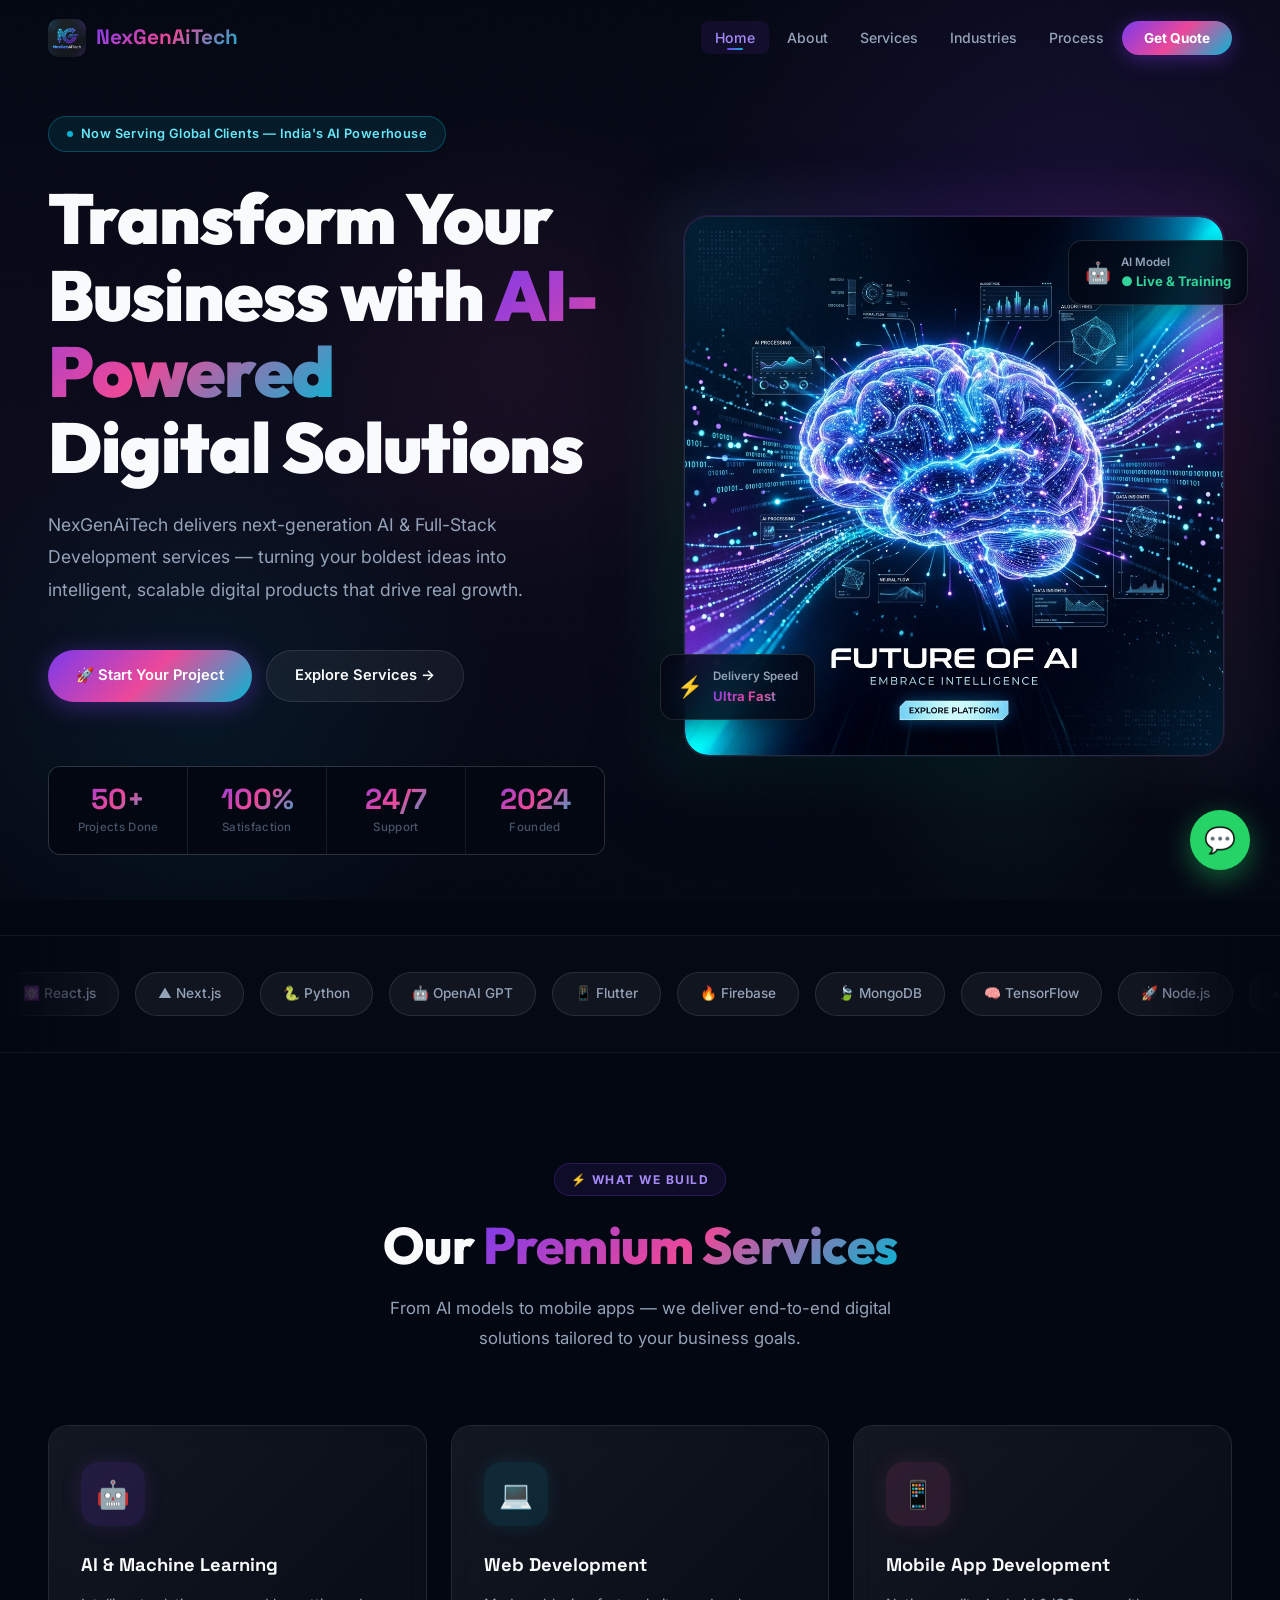
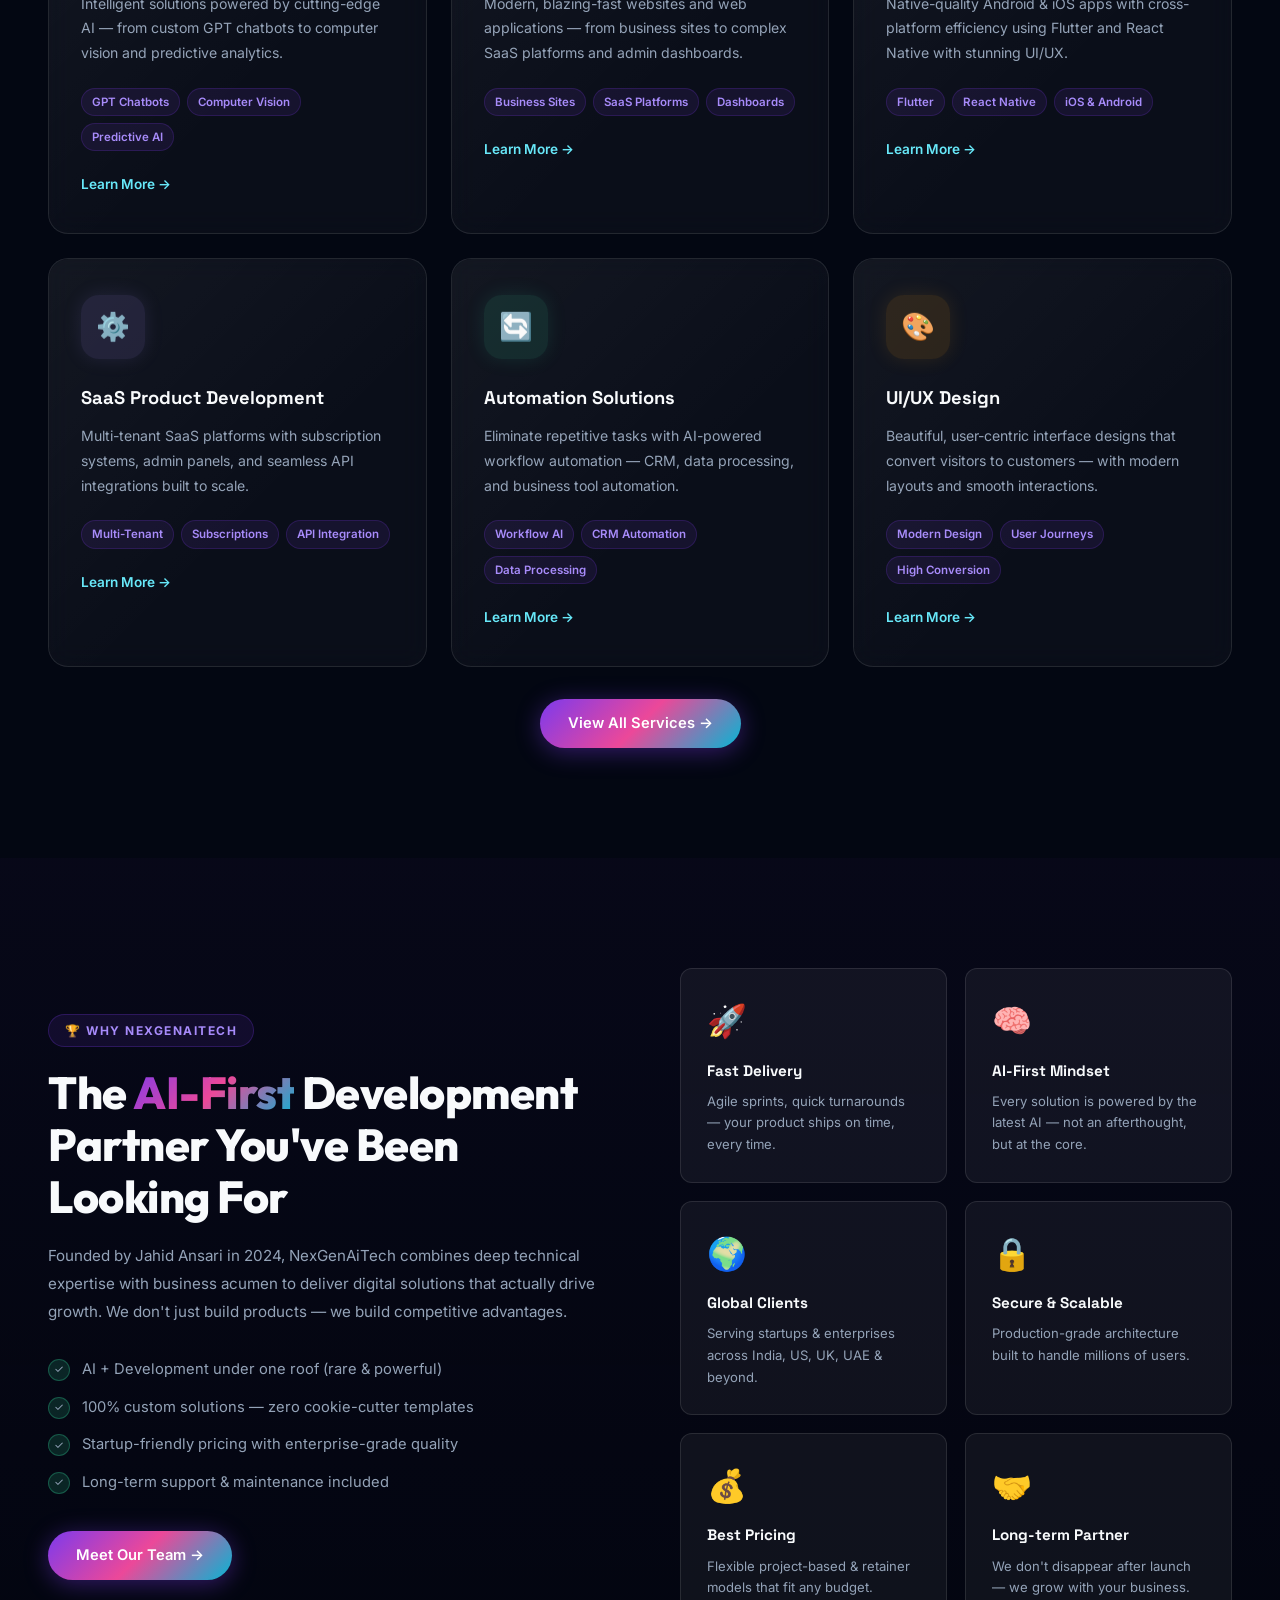
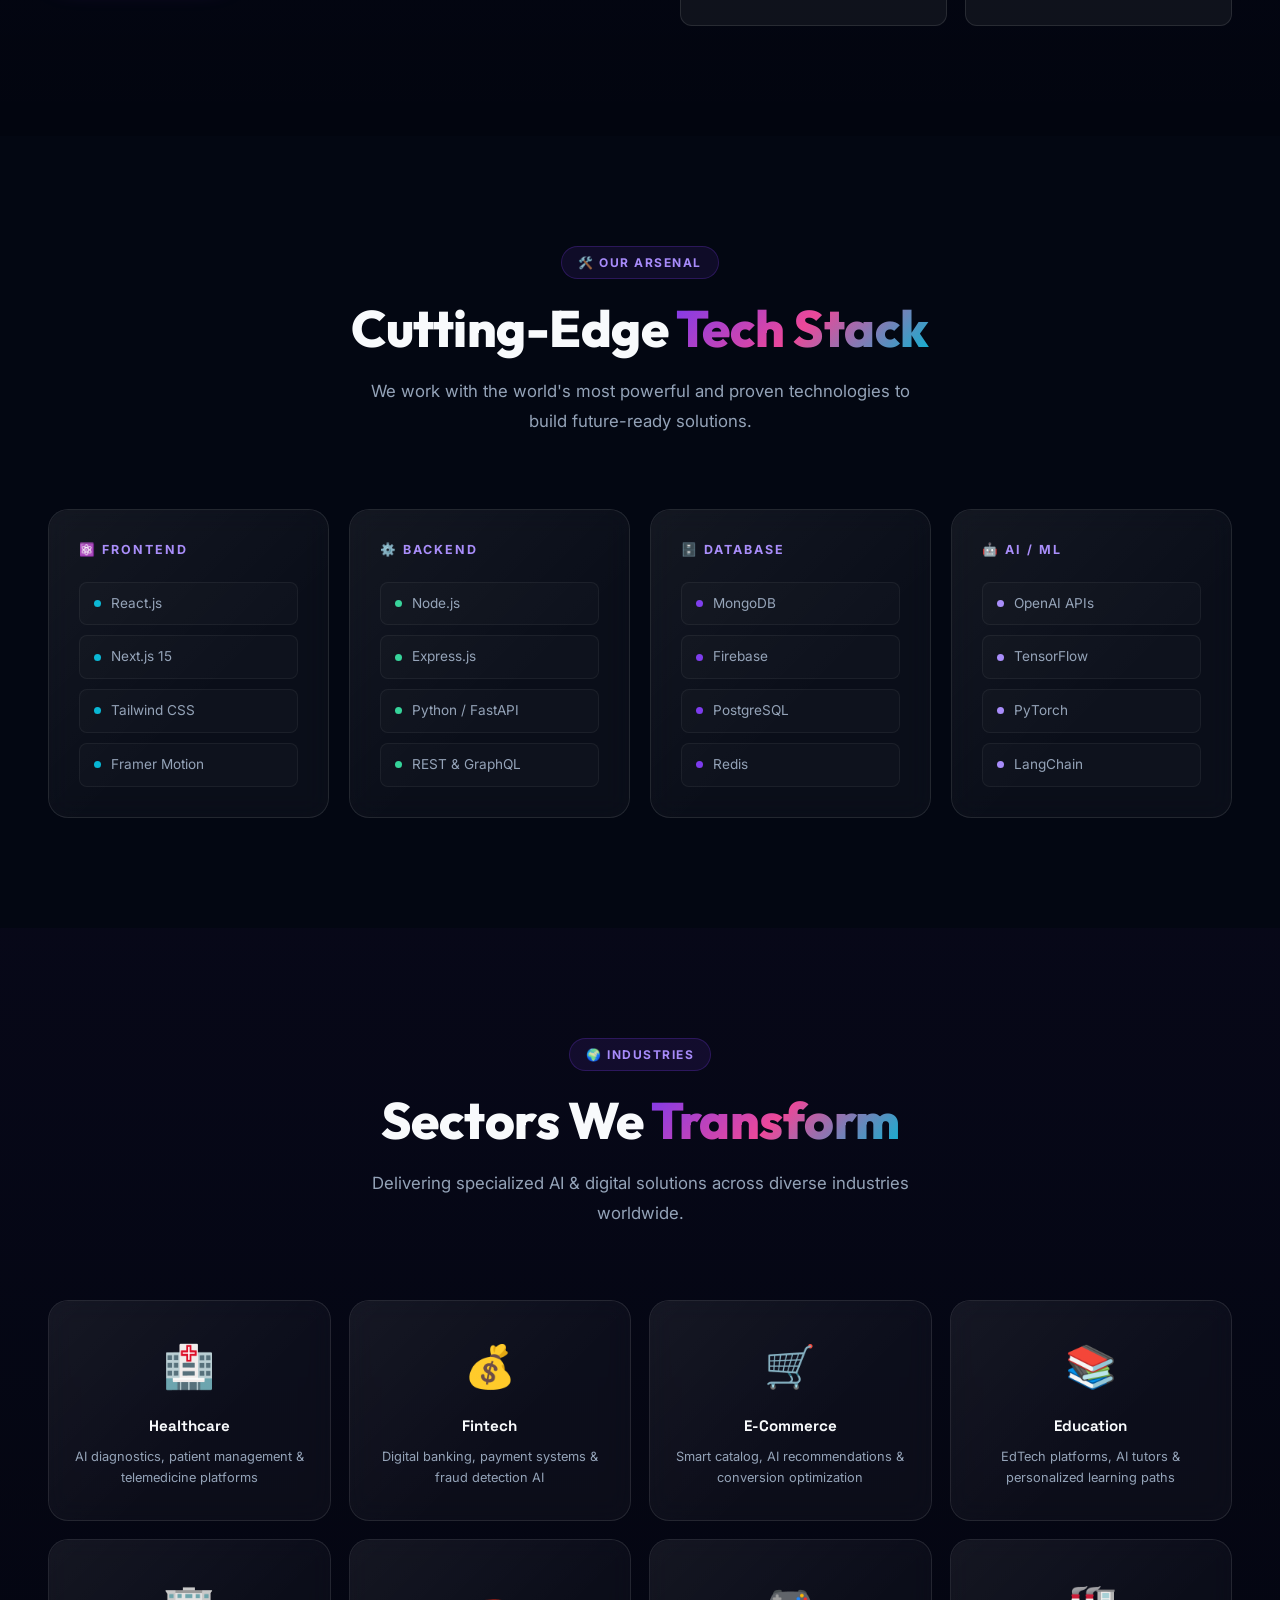
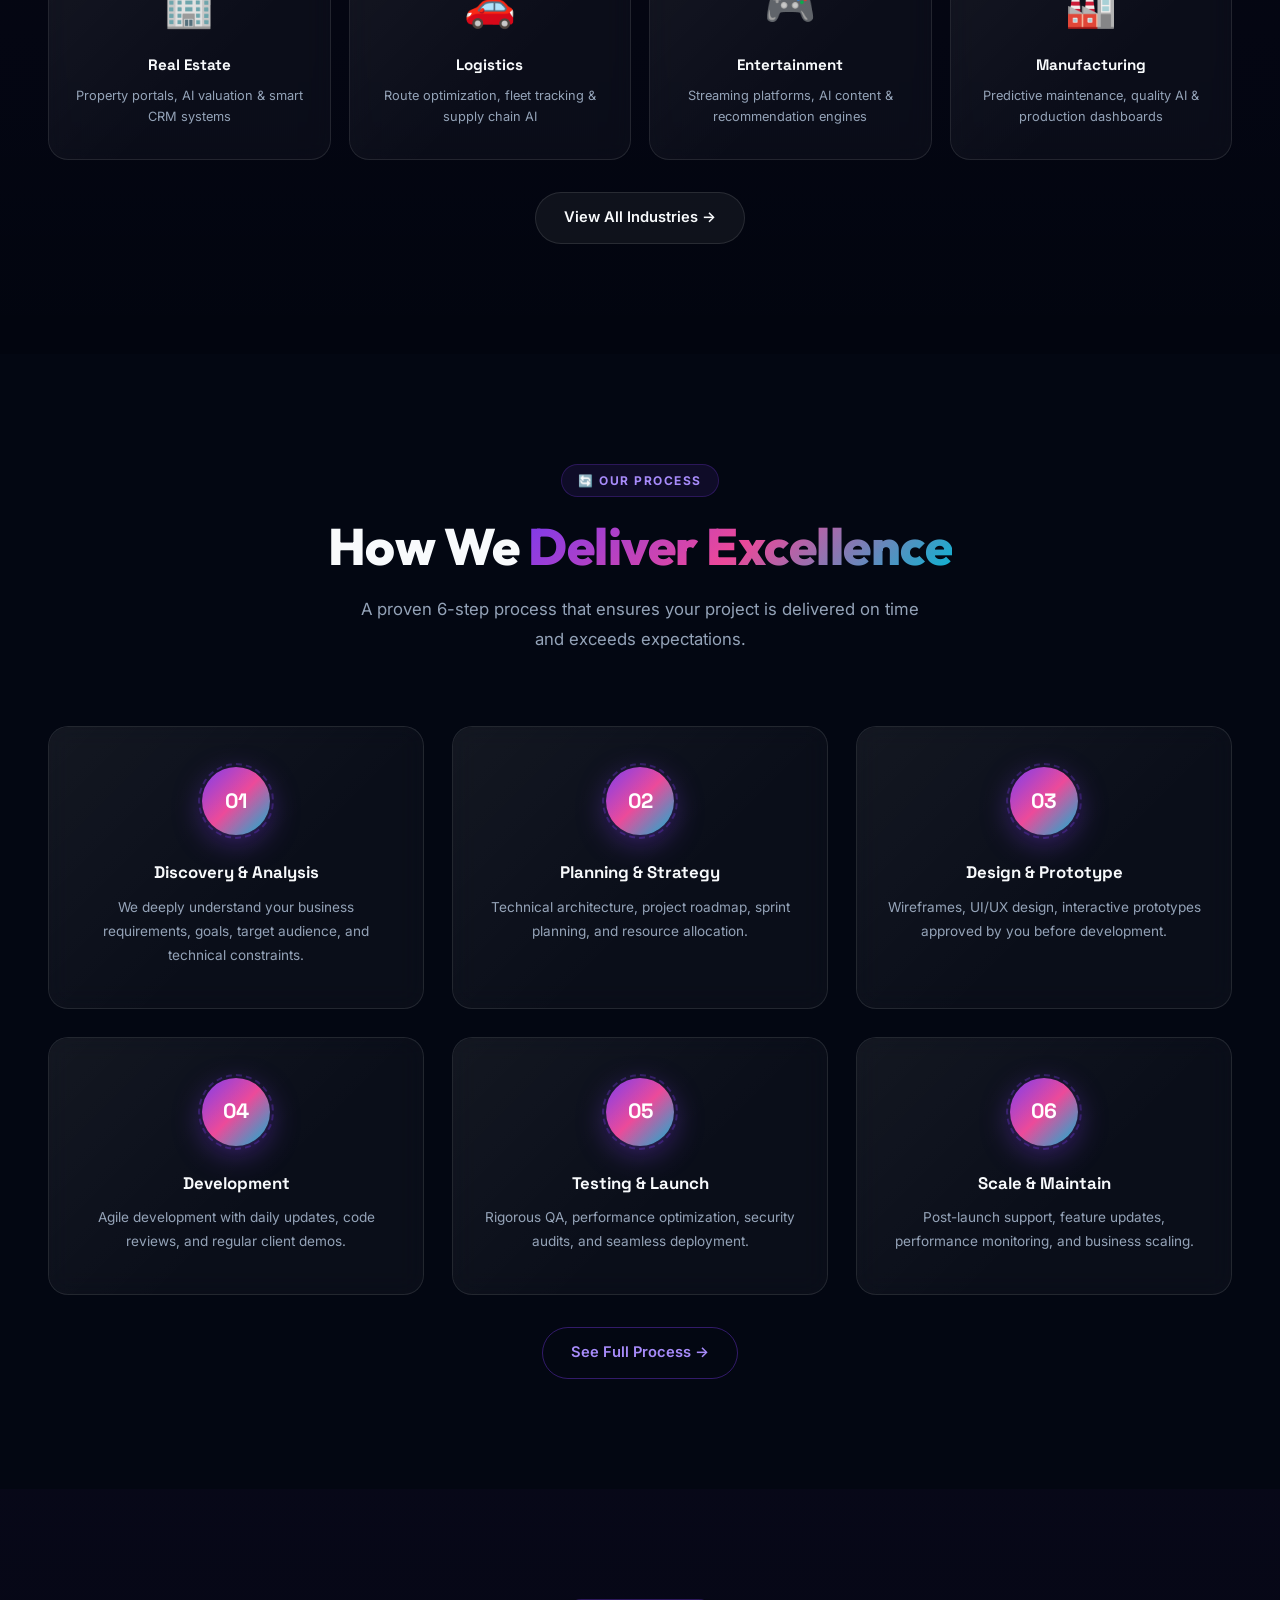
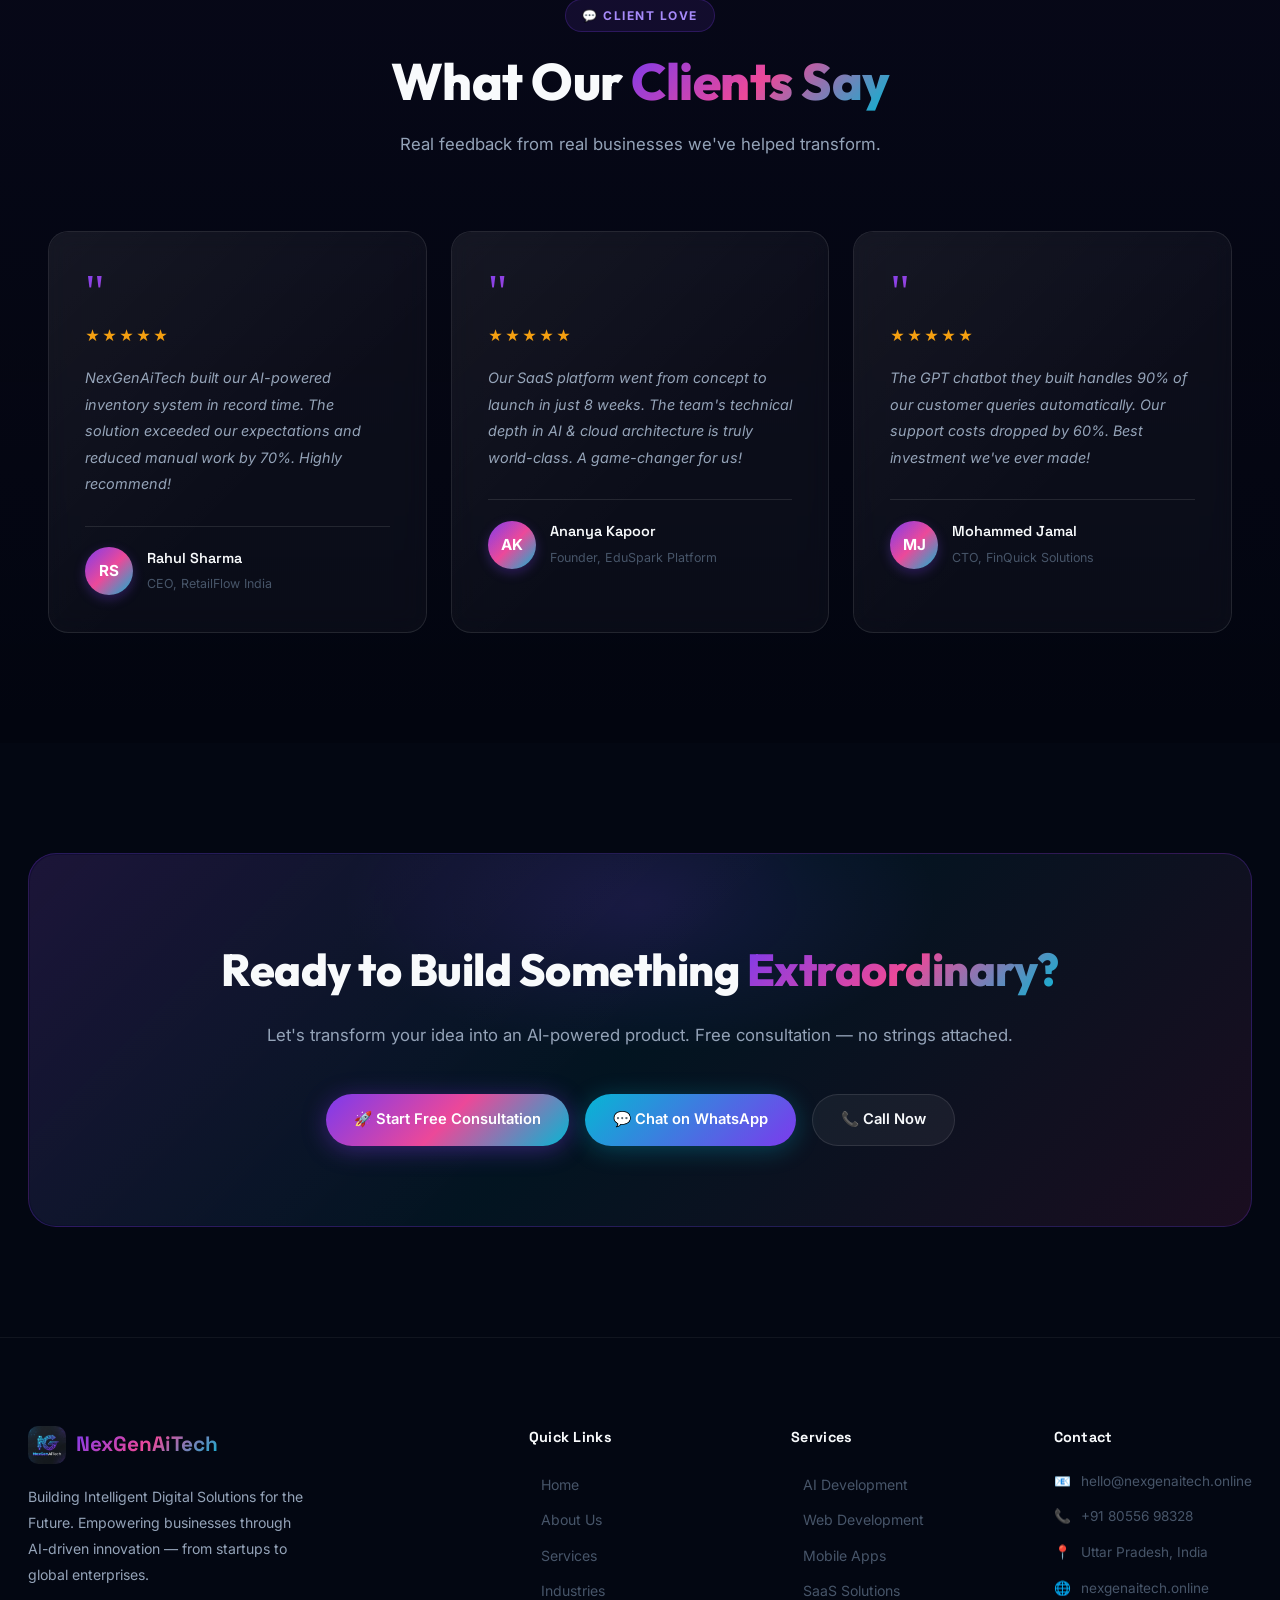
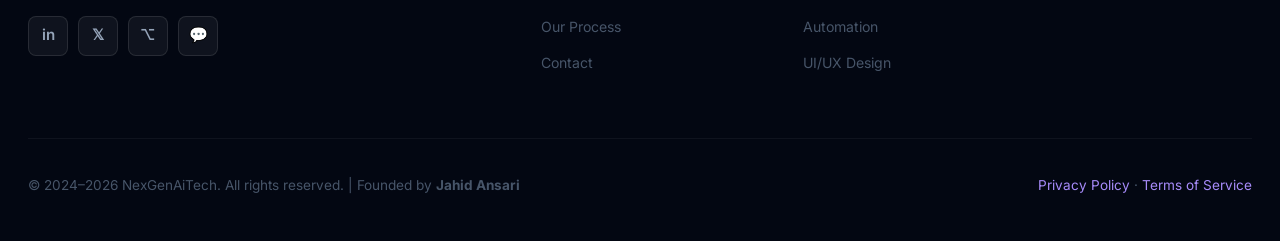
<file: index.html>
<!DOCTYPE html>
<html lang="en">
<head>
  <meta charset="UTF-8" />
  <meta name="viewport" content="width=device-width, initial-scale=1.0" />
  <title>NexGenAiTech — AI & Full-Stack Development Company | India</title>
  <meta name="description" content="NexGenAiTech is an AI-powered software development company specializing in building scalable web, mobile, and SaaS solutions for startups and enterprises worldwide." />
  <meta name="keywords" content="AI development, full-stack development, machine learning, web development, mobile apps, SaaS, India, NexGenAiTech" />
  <meta property="og:title" content="NexGenAiTech — AI & Full-Stack Development Company" />
  <meta property="og:description" content="Transforming businesses with AI-powered digital solutions. Startups to enterprises — we build it all." />
  <meta property="og:type" content="website" />
  <meta property="og:url" content="https://nexgenaitech.online" />
  <link rel="icon" href="logo.png" type="image/png" />
  <link rel="stylesheet" href="style.css" />
</head>
<body>

<!-- Animated Background -->
<div class="bg-animated">
  <div class="bg-orb"></div>
  <div class="bg-orb-2"></div>
</div>
<div class="grid-overlay"></div>
<div class="noise"></div>


<!-- Navbar -->
<nav class="navbar" id="navbar">
  <div class="nav-container">
    <a href="index.html" class="nav-logo">
      <img src="logo.png" alt="NexGenAiTech Logo" />
      <span class="nav-logo-text">NexGenAiTech</span>
    </a>
    <ul class="nav-links" id="navLinks">
      <li><a href="index.html" class="active">Home</a></li>
      <li><a href="about.html">About</a></li>
      <li><a href="services.html">Services</a></li>
      <li><a href="industries.html">Industries</a></li>
      <li><a href="process.html">Process</a></li>
      <li><a href="contact.html" class="nav-cta">Get Quote</a></li>
    </ul>
    <div class="nav-toggle" id="navToggle" aria-label="Toggle menu">
      <span></span><span></span><span></span>
    </div>
  </div>
</nav>

<!-- ═══════════════════════════════════════ HERO ═══════════════════════════════════════ -->
<section class="hero" id="home">
  <div class="particles" id="particles"></div>
  <div class="hero-content">
    <div class="hero-left">
      <div class="hero-badge reveal">
        <span class="badge-dot"></span>
        Now Serving Global Clients — India's AI Powerhouse
      </div>
      <h1 class="hero-title reveal reveal-delay-1">
        Transform Your Business with
        <span class="gradient-text">AI-Powered</span>
        <br>Digital Solutions
      </h1>
      <p class="hero-subtitle reveal reveal-delay-2">
        NexGenAiTech delivers next-generation AI & Full-Stack Development services — turning your boldest ideas into intelligent, scalable digital products that drive real growth.
      </p>
      <div class="hero-buttons reveal reveal-delay-3">
        <a href="contact.html" class="btn btn-primary">🚀 Start Your Project</a>
        <a href="services.html" class="btn btn-secondary">Explore Services →</a>
      </div>
      <div class="hero-stats reveal reveal-delay-4">
        <div class="stat-item">
          <span class="stat-number">50+</span>
          <div class="stat-label">Projects Done</div>
        </div>
        <div class="stat-item">
          <span class="stat-number">100%</span>
          <div class="stat-label">Satisfaction</div>
        </div>
        <div class="stat-item">
          <span class="stat-number">24/7</span>
          <div class="stat-label">Support</div>
        </div>
        <div class="stat-item">
          <span class="stat-number">2024</span>
          <div class="stat-label">Founded</div>
        </div>
      </div>
    </div>
    <div class="hero-visual">
      <div class="hero-visual-inner">
        <div class="hero-img-wrapper">
          <img src="hero-ai.png" alt="AI Neural Network Visualization" />
        </div>
        <div class="hero-img-badge hero-img-badge-1">
          <span class="badge-icon">🤖</span>
          <div>
            <div style="font-size:0.72rem;color:var(--text-secondary)">AI Model</div>
            <div style="color:var(--accent-3);font-weight:700;font-size:0.82rem">● Live & Training</div>
          </div>
        </div>
        <div class="hero-img-badge hero-img-badge-2">
          <span class="badge-icon">⚡</span>
          <div>
            <div style="font-size:0.72rem;color:var(--text-secondary)">Delivery Speed</div>
            <div style="background:var(--gradient-brand);-webkit-background-clip:text;-webkit-text-fill-color:transparent;background-clip:text;font-weight:700;font-size:0.82rem">Ultra Fast</div>
          </div>
        </div>
      </div>
    </div>
  </div>
</section>

<!-- Partners Scrolling Strip -->
<div class="partners-strip">
  <div class="partners-track" id="partnersTrack">
    <div class="partner-item">⚛️ React.js</div>
    <div class="partner-item">▲ Next.js</div>
    <div class="partner-item">🐍 Python</div>
    <div class="partner-item">🤖 OpenAI GPT</div>
    <div class="partner-item">📱 Flutter</div>
    <div class="partner-item">🔥 Firebase</div>
    <div class="partner-item">🍃 MongoDB</div>
    <div class="partner-item">🧠 TensorFlow</div>
    <div class="partner-item">🚀 Node.js</div>
    <div class="partner-item">☁️ Cloud AI</div>
    <div class="partner-item">📊 PyTorch</div>
    <div class="partner-item">🎨 Figma</div>
    <!-- duplicate for seamless loop -->
    <div class="partner-item">⚛️ React.js</div>
    <div class="partner-item">▲ Next.js</div>
    <div class="partner-item">🐍 Python</div>
    <div class="partner-item">🤖 OpenAI GPT</div>
    <div class="partner-item">📱 Flutter</div>
    <div class="partner-item">🔥 Firebase</div>
    <div class="partner-item">🍃 MongoDB</div>
    <div class="partner-item">🧠 TensorFlow</div>
    <div class="partner-item">🚀 Node.js</div>
    <div class="partner-item">☁️ Cloud AI</div>
    <div class="partner-item">📊 PyTorch</div>
    <div class="partner-item">🎨 Figma</div>
  </div>
</div>

<!-- ═══════════════════════════════════════ SERVICES ═══════════════════════════════════════ -->
<section class="section">
  <div class="section-header reveal">
    <div class="section-badge">⚡ What We Build</div>
    <h2 class="section-title">Our <span class="gradient-text">Premium Services</span></h2>
    <p class="section-subtitle">From AI models to mobile apps — we deliver end-to-end digital solutions tailored to your business goals.</p>
  </div>
  <div class="services-grid">

    <div class="glass-card service-card reveal">
      <div class="service-card-top"></div>
      <div class="service-icon purple">🤖</div>
      <h3 class="service-title">AI & Machine Learning</h3>
      <p class="service-desc">Intelligent solutions powered by cutting-edge AI — from custom GPT chatbots to computer vision and predictive analytics.</p>
      <div class="service-tags">
        <span class="tag">GPT Chatbots</span>
        <span class="tag">Computer Vision</span>
        <span class="tag">Predictive AI</span>
      </div>
      <a href="services.html#ai" class="service-link">Learn More →</a>
    </div>

    <div class="glass-card service-card reveal reveal-delay-1">
      <div class="service-card-top"></div>
      <div class="service-icon cyan">💻</div>
      <h3 class="service-title">Web Development</h3>
      <p class="service-desc">Modern, blazing-fast websites and web applications — from business sites to complex SaaS platforms and admin dashboards.</p>
      <div class="service-tags">
        <span class="tag">Business Sites</span>
        <span class="tag">SaaS Platforms</span>
        <span class="tag">Dashboards</span>
      </div>
      <a href="services.html#web" class="service-link">Learn More →</a>
    </div>

    <div class="glass-card service-card reveal reveal-delay-2">
      <div class="service-card-top"></div>
      <div class="service-icon pink">📱</div>
      <h3 class="service-title">Mobile App Development</h3>
      <p class="service-desc">Native-quality Android & iOS apps with cross-platform efficiency using Flutter and React Native with stunning UI/UX.</p>
      <div class="service-tags">
        <span class="tag">Flutter</span>
        <span class="tag">React Native</span>
        <span class="tag">iOS & Android</span>
      </div>
      <a href="services.html#mobile" class="service-link">Learn More →</a>
    </div>

    <div class="glass-card service-card reveal">
      <div class="service-card-top"></div>
      <div class="service-icon violet">⚙️</div>
      <h3 class="service-title">SaaS Product Development</h3>
      <p class="service-desc">Multi-tenant SaaS platforms with subscription systems, admin panels, and seamless API integrations built to scale.</p>
      <div class="service-tags">
        <span class="tag">Multi-Tenant</span>
        <span class="tag">Subscriptions</span>
        <span class="tag">API Integration</span>
      </div>
      <a href="services.html#saas" class="service-link">Learn More →</a>
    </div>

    <div class="glass-card service-card reveal reveal-delay-1">
      <div class="service-card-top"></div>
      <div class="service-icon green">🔄</div>
      <h3 class="service-title">Automation Solutions</h3>
      <p class="service-desc">Eliminate repetitive tasks with AI-powered workflow automation — CRM, data processing, and business tool automation.</p>
      <div class="service-tags">
        <span class="tag">Workflow AI</span>
        <span class="tag">CRM Automation</span>
        <span class="tag">Data Processing</span>
      </div>
      <a href="services.html#automation" class="service-link">Learn More →</a>
    </div>

    <div class="glass-card service-card reveal reveal-delay-2">
      <div class="service-card-top"></div>
      <div class="service-icon orange">🎨</div>
      <h3 class="service-title">UI/UX Design</h3>
      <p class="service-desc">Beautiful, user-centric interface designs that convert visitors to customers — with modern layouts and smooth interactions.</p>
      <div class="service-tags">
        <span class="tag">Modern Design</span>
        <span class="tag">User Journeys</span>
        <span class="tag">High Conversion</span>
      </div>
      <a href="services.html#ui" class="service-link">Learn More →</a>
    </div>

  </div>
  <div class="text-center mt-8 reveal">
    <a href="services.html" class="btn btn-primary" style="margin: 0 auto;">View All Services →</a>
  </div>
</section>

<!-- ═══════════════════════════════════════ WHY CHOOSE US ═══════════════════════════════════════ -->
<div class="section-divider">
  <div class="section" style="max-width: 1240px;">
    <div class="why-grid">
      <div class="why-text reveal">
        <div class="section-badge">🏆 Why NexGenAiTech</div>
        <h2 style="font-family:'Outfit',sans-serif;font-size:clamp(2rem,3.5vw,2.8rem);font-weight:800;margin-bottom:20px;line-height:1.15;letter-spacing:-0.5px">
          The <span class="gradient-text">AI-First</span> Development Partner You've Been Looking For
        </h2>
        <p style="color:var(--text-secondary);margin-bottom:32px;line-height:1.85;font-size:0.95rem">
          Founded by Jahid Ansari in 2024, NexGenAiTech combines deep technical expertise with business acumen to deliver digital solutions that actually drive growth. We don't just build products — we build competitive advantages.
        </p>
        <div class="why-checklist">
          <div class="why-check-item">
            <span class="check-icon">✓</span>
            AI + Development under one roof (rare &amp; powerful)
          </div>
          <div class="why-check-item">
            <span class="check-icon">✓</span>
            100% custom solutions — zero cookie-cutter templates
          </div>
          <div class="why-check-item">
            <span class="check-icon">✓</span>
            Startup-friendly pricing with enterprise-grade quality
          </div>
          <div class="why-check-item">
            <span class="check-icon">✓</span>
            Long-term support &amp; maintenance included
          </div>
        </div>
        <a href="about.html" class="btn btn-primary">Meet Our Team →</a>
      </div>
      <div class="why-features reveal reveal-delay-1">
        <div class="why-feature">
          <span class="why-feature-icon">🚀</span>
          <h4>Fast Delivery</h4>
          <p>Agile sprints, quick turnarounds — your product ships on time, every time.</p>
        </div>
        <div class="why-feature">
          <span class="why-feature-icon">🧠</span>
          <h4>AI-First Mindset</h4>
          <p>Every solution is powered by the latest AI — not an afterthought, but at the core.</p>
        </div>
        <div class="why-feature">
          <span class="why-feature-icon">🌍</span>
          <h4>Global Clients</h4>
          <p>Serving startups &amp; enterprises across India, US, UK, UAE &amp; beyond.</p>
        </div>
        <div class="why-feature">
          <span class="why-feature-icon">🔒</span>
          <h4>Secure &amp; Scalable</h4>
          <p>Production-grade architecture built to handle millions of users.</p>
        </div>
        <div class="why-feature">
          <span class="why-feature-icon">💰</span>
          <h4>Best Pricing</h4>
          <p>Flexible project-based &amp; retainer models that fit any budget.</p>
        </div>
        <div class="why-feature">
          <span class="why-feature-icon">🤝</span>
          <h4>Long-term Partner</h4>
          <p>We don't disappear after launch — we grow with your business.</p>
        </div>
      </div>
    </div>
  </div>
</div>

<!-- ═══════════════════════════════════════ TECH STACK ═══════════════════════════════════════ -->
<section class="section">
  <div class="section-header reveal">
    <div class="section-badge">🛠️ Our Arsenal</div>
    <h2 class="section-title">Cutting-Edge <span class="gradient-text">Tech Stack</span></h2>
    <p class="section-subtitle">We work with the world's most powerful and proven technologies to build future-ready solutions.</p>
  </div>
  <div class="tech-grid">
    <div class="glass-card tech-category reveal">
      <h3>⚛️ Frontend</h3>
      <div class="tech-items">
        <div class="tech-item"><div class="tech-dot cyan"></div> React.js</div>
        <div class="tech-item"><div class="tech-dot cyan"></div> Next.js 15</div>
        <div class="tech-item"><div class="tech-dot cyan"></div> Tailwind CSS</div>
        <div class="tech-item"><div class="tech-dot cyan"></div> Framer Motion</div>
      </div>
    </div>
    <div class="glass-card tech-category reveal reveal-delay-1">
      <h3>⚙️ Backend</h3>
      <div class="tech-items">
        <div class="tech-item"><div class="tech-dot green"></div> Node.js</div>
        <div class="tech-item"><div class="tech-dot green"></div> Express.js</div>
        <div class="tech-item"><div class="tech-dot green"></div> Python / FastAPI</div>
        <div class="tech-item"><div class="tech-dot green"></div> REST &amp; GraphQL</div>
      </div>
    </div>
    <div class="glass-card tech-category reveal reveal-delay-2">
      <h3>🗄️ Database</h3>
      <div class="tech-items">
        <div class="tech-item"><div class="tech-dot purple"></div> MongoDB</div>
        <div class="tech-item"><div class="tech-dot purple"></div> Firebase</div>
        <div class="tech-item"><div class="tech-dot purple"></div> PostgreSQL</div>
        <div class="tech-item"><div class="tech-dot purple"></div> Redis</div>
      </div>
    </div>
    <div class="glass-card tech-category reveal reveal-delay-3">
      <h3>🤖 AI / ML</h3>
      <div class="tech-items">
        <div class="tech-item"><div class="tech-dot violet"></div> OpenAI APIs</div>
        <div class="tech-item"><div class="tech-dot violet"></div> TensorFlow</div>
        <div class="tech-item"><div class="tech-dot violet"></div> PyTorch</div>
        <div class="tech-item"><div class="tech-dot violet"></div> LangChain</div>
      </div>
    </div>
  </div>
</section>

<!-- ═══════════════════════════════════════ INDUSTRIES ═══════════════════════════════════════ -->
<div class="section-divider">
  <div class="section" style="max-width: 1240px;">
    <div class="section-header reveal">
      <div class="section-badge">🌍 Industries</div>
      <h2 class="section-title">Sectors We <span class="gradient-text">Transform</span></h2>
      <p class="section-subtitle">Delivering specialized AI & digital solutions across diverse industries worldwide.</p>
    </div>
    <div class="industries-grid">
      <div class="glass-card industry-card reveal">
        <span class="industry-icon">🏥</span>
        <h3>Healthcare</h3>
        <p>AI diagnostics, patient management &amp; telemedicine platforms</p>
      </div>
      <div class="glass-card industry-card reveal reveal-delay-1">
        <span class="industry-icon">💰</span>
        <h3>Fintech</h3>
        <p>Digital banking, payment systems &amp; fraud detection AI</p>
      </div>
      <div class="glass-card industry-card reveal reveal-delay-2">
        <span class="industry-icon">🛒</span>
        <h3>E-Commerce</h3>
        <p>Smart catalog, AI recommendations &amp; conversion optimization</p>
      </div>
      <div class="glass-card industry-card reveal reveal-delay-3">
        <span class="industry-icon">📚</span>
        <h3>Education</h3>
        <p>EdTech platforms, AI tutors &amp; personalized learning paths</p>
      </div>
      <div class="glass-card industry-card reveal">
        <span class="industry-icon">🏢</span>
        <h3>Real Estate</h3>
        <p>Property portals, AI valuation &amp; smart CRM systems</p>
      </div>
      <div class="glass-card industry-card reveal reveal-delay-1">
        <span class="industry-icon">🚗</span>
        <h3>Logistics</h3>
        <p>Route optimization, fleet tracking &amp; supply chain AI</p>
      </div>
      <div class="glass-card industry-card reveal reveal-delay-2">
        <span class="industry-icon">🎮</span>
        <h3>Entertainment</h3>
        <p>Streaming platforms, AI content &amp; recommendation engines</p>
      </div>
      <div class="glass-card industry-card reveal reveal-delay-3">
        <span class="industry-icon">🏭</span>
        <h3>Manufacturing</h3>
        <p>Predictive maintenance, quality AI &amp; production dashboards</p>
      </div>
    </div>
    <div class="text-center mt-8 reveal">
      <a href="industries.html" class="btn btn-secondary">View All Industries →</a>
    </div>
  </div>
</div>

<!-- ═══════════════════════════════════════ PROCESS ═══════════════════════════════════════ -->
<section class="section">
  <div class="section-header reveal">
    <div class="section-badge">🔄 Our Process</div>
    <h2 class="section-title">How We <span class="gradient-text">Deliver Excellence</span></h2>
    <p class="section-subtitle">A proven 6-step process that ensures your project is delivered on time and exceeds expectations.</p>
  </div>
  <div class="process-steps">
    <div class="glass-card process-step reveal">
      <div class="step-number">01</div>
      <h3>Discovery & Analysis</h3>
      <p>We deeply understand your business requirements, goals, target audience, and technical constraints.</p>
    </div>
    <div class="glass-card process-step reveal reveal-delay-1">
      <div class="step-number">02</div>
      <h3>Planning & Strategy</h3>
      <p>Technical architecture, project roadmap, sprint planning, and resource allocation.</p>
    </div>
    <div class="glass-card process-step reveal reveal-delay-2">
      <div class="step-number">03</div>
      <h3>Design & Prototype</h3>
      <p>Wireframes, UI/UX design, interactive prototypes approved by you before development.</p>
    </div>
    <div class="glass-card process-step reveal">
      <div class="step-number">04</div>
      <h3>Development</h3>
      <p>Agile development with daily updates, code reviews, and regular client demos.</p>
    </div>
    <div class="glass-card process-step reveal reveal-delay-1">
      <div class="step-number">05</div>
      <h3>Testing & Launch</h3>
      <p>Rigorous QA, performance optimization, security audits, and seamless deployment.</p>
    </div>
    <div class="glass-card process-step reveal reveal-delay-2">
      <div class="step-number">06</div>
      <h3>Scale & Maintain</h3>
      <p>Post-launch support, feature updates, performance monitoring, and business scaling.</p>
    </div>
  </div>
  <div class="text-center mt-8 reveal">
    <a href="process.html" class="btn btn-outline">See Full Process →</a>
  </div>
</section>

<!-- ═══════════════════════════════════════ TESTIMONIALS ═══════════════════════════════════════ -->
<div class="section-divider">
  <div class="section" style="max-width: 1240px;">
    <div class="section-header reveal">
      <div class="section-badge">💬 Client Love</div>
      <h2 class="section-title">What Our <span class="gradient-text">Clients Say</span></h2>
      <p class="section-subtitle">Real feedback from real businesses we've helped transform.</p>
    </div>
    <div class="testimonials-grid">
      <div class="glass-card testimonial-card reveal">
        <div class="testimonial-quote">"</div>
        <div class="testimonial-stars">★★★★★</div>
        <p class="testimonial-text">NexGenAiTech built our AI-powered inventory system in record time. The solution exceeded our expectations and reduced manual work by 70%. Highly recommend!</p>
        <div class="testimonial-author">
          <div class="author-avatar">RS</div>
          <div class="author-info">
            <h4>Rahul Sharma</h4>
            <span>CEO, RetailFlow India</span>
          </div>
        </div>
      </div>
      <div class="glass-card testimonial-card reveal reveal-delay-1">
        <div class="testimonial-quote">"</div>
        <div class="testimonial-stars">★★★★★</div>
        <p class="testimonial-text">Our SaaS platform went from concept to launch in just 8 weeks. The team's technical depth in AI & cloud architecture is truly world-class. A game-changer for us!</p>
        <div class="testimonial-author">
          <div class="author-avatar">AK</div>
          <div class="author-info">
            <h4>Ananya Kapoor</h4>
            <span>Founder, EduSpark Platform</span>
          </div>
        </div>
      </div>
      <div class="glass-card testimonial-card reveal reveal-delay-2">
        <div class="testimonial-quote">"</div>
        <div class="testimonial-stars">★★★★★</div>
        <p class="testimonial-text">The GPT chatbot they built handles 90% of our customer queries automatically. Our support costs dropped by 60%. Best investment we've ever made!</p>
        <div class="testimonial-author">
          <div class="author-avatar">MJ</div>
          <div class="author-info">
            <h4>Mohammed Jamal</h4>
            <span>CTO, FinQuick Solutions</span>
          </div>
        </div>
      </div>
    </div>
  </div>
</div>

<!-- ═══════════════════════════════════════ CTA BANNER ═══════════════════════════════════════ -->
<div class="cta-wrapper">
  <div class="cta-banner reveal">
    <h2>Ready to Build Something <span class="gradient-text">Extraordinary?</span></h2>
    <p>Let's transform your idea into an AI-powered product. Free consultation — no strings attached.</p>
    <div class="cta-buttons">
      <a href="contact.html" class="btn btn-primary">🚀 Start Free Consultation</a>
      <a href="https://wa.me/918055698328" target="_blank" rel="noopener" class="btn btn-accent">💬 Chat on WhatsApp</a>
      <a href="tel:+918055698328" class="btn btn-secondary">📞 Call Now</a>
    </div>
  </div>
</div>

<!-- ═══════════════════════════════════════ FOOTER ═══════════════════════════════════════ -->
<footer class="footer">
  <div class="footer-grid">
    <div class="footer-brand">
      <a href="index.html" class="nav-logo">
        <img src="logo.png" alt="NexGenAiTech" />
        <span class="nav-logo-text">NexGenAiTech</span>
      </a>
      <p>Building Intelligent Digital Solutions for the Future. Empowering businesses through AI-driven innovation — from startups to global enterprises.</p>
      <div class="footer-social">
        <a href="https://linkedin.com" target="_blank" class="social-link" aria-label="LinkedIn">in</a>
        <a href="https://twitter.com" target="_blank" class="social-link" aria-label="Twitter">𝕏</a>
        <a href="https://github.com" target="_blank" class="social-link" aria-label="GitHub">⌥</a>
        <a href="https://wa.me/918055698328" target="_blank" class="social-link" aria-label="WhatsApp">💬</a>
      </div>
    </div>
    <div class="footer-col">
      <h3>Quick Links</h3>
      <ul>
        <li><a href="index.html">Home</a></li>
        <li><a href="about.html">About Us</a></li>
        <li><a href="services.html">Services</a></li>
        <li><a href="industries.html">Industries</a></li>
        <li><a href="process.html">Our Process</a></li>
        <li><a href="contact.html">Contact</a></li>
      </ul>
    </div>
    <div class="footer-col">
      <h3>Services</h3>
      <ul>
        <li><a href="services.html#ai">AI Development</a></li>
        <li><a href="services.html#web">Web Development</a></li>
        <li><a href="services.html#mobile">Mobile Apps</a></li>
        <li><a href="services.html#saas">SaaS Solutions</a></li>
        <li><a href="services.html#automation">Automation</a></li>
        <li><a href="services.html#ui">UI/UX Design</a></li>
      </ul>
    </div>
    <div class="footer-col">
      <h3>Contact</h3>
      <div class="footer-contact-item">
        <span>📧</span>
        <a href="mailto:hello@nexgenaitech.online">hello@nexgenaitech.online</a>
      </div>
      <div class="footer-contact-item">
        <span>📞</span>
        <a href="tel:+918055698328">+91 80556 98328</a>
      </div>
      <div class="footer-contact-item">
        <span>📍</span>
        <span>Uttar Pradesh, India</span>
      </div>
      <div class="footer-contact-item">
        <span>🌐</span>
        <a href="https://nexgenaitech.online">nexgenaitech.online</a>
      </div>
    </div>
  </div>
  <div class="footer-bottom">
    <p>© 2024–2026 NexGenAiTech. All rights reserved. | Founded by <strong>Jahid Ansari</strong></p>
    <p><a href="privacy.html">Privacy Policy</a> · <a href="terms.html">Terms of Service</a></p>
  </div>
</footer>

<!-- WhatsApp Float -->
<a href="https://wa.me/918055698328?text=Hi%20NexGenAiTech%2C%20I'm%20interested%20in%20your%20services." target="_blank" class="whatsapp-btn" aria-label="Chat on WhatsApp">💬</a>

<!-- Back to Top -->
<button class="back-top" id="backTop" aria-label="Back to top">↑</button>

<script>
// Navbar scroll
const navbar = document.getElementById('navbar');
window.addEventListener('scroll', () => {
  navbar.classList.toggle('scrolled', window.scrollY > 50);
  document.getElementById('backTop').classList.toggle('visible', window.scrollY > 400);
});

// Mobile nav
const navToggle = document.getElementById('navToggle');
const navLinks = document.getElementById('navLinks');
navToggle.addEventListener('click', () => {
  navToggle.classList.toggle('open');
  navLinks.classList.toggle('open');
});

// Close nav on link click
navLinks.querySelectorAll('a').forEach(link => {
  link.addEventListener('click', () => {
    navToggle.classList.remove('open');
    navLinks.classList.remove('open');
  });
});

// Back to top
document.getElementById('backTop').addEventListener('click', () => {
  window.scrollTo({ top: 0, behavior: 'smooth' });
});

// Reveal animations
const observer = new IntersectionObserver((entries) => {
  entries.forEach(e => {
    if (e.isIntersecting) {
      e.target.classList.add('visible');
    }
  });
}, { threshold: 0.08, rootMargin: '0px 0px -50px 0px' });

document.querySelectorAll('.reveal').forEach(el => observer.observe(el));

// Dynamic particles
function createParticles() {
  const container = document.getElementById('particles');
  if (!container) return;
  const colors = ['#7C3AED', '#06B6D4', '#EC4899', '#34D399', '#F59E0B'];
  for (let i = 0; i < 40; i++) {
    const p = document.createElement('div');
    p.className = 'particle';
    p.style.left = Math.random() * 100 + '%';
    p.style.width = (Math.random() * 4 + 1) + 'px';
    p.style.height = p.style.width;
    p.style.background = colors[Math.floor(Math.random() * colors.length)];
    p.style.animationDuration = (Math.random() * 20 + 12) + 's';
    p.style.animationDelay = (Math.random() * 15) + 's';
    container.appendChild(p);
  }
}
createParticles();

// Hero reveal immediately
document.querySelectorAll('.hero .reveal').forEach(el => {
  setTimeout(() => el.classList.add('visible'), 200);
});
</script>
</body>
</html>
</file>
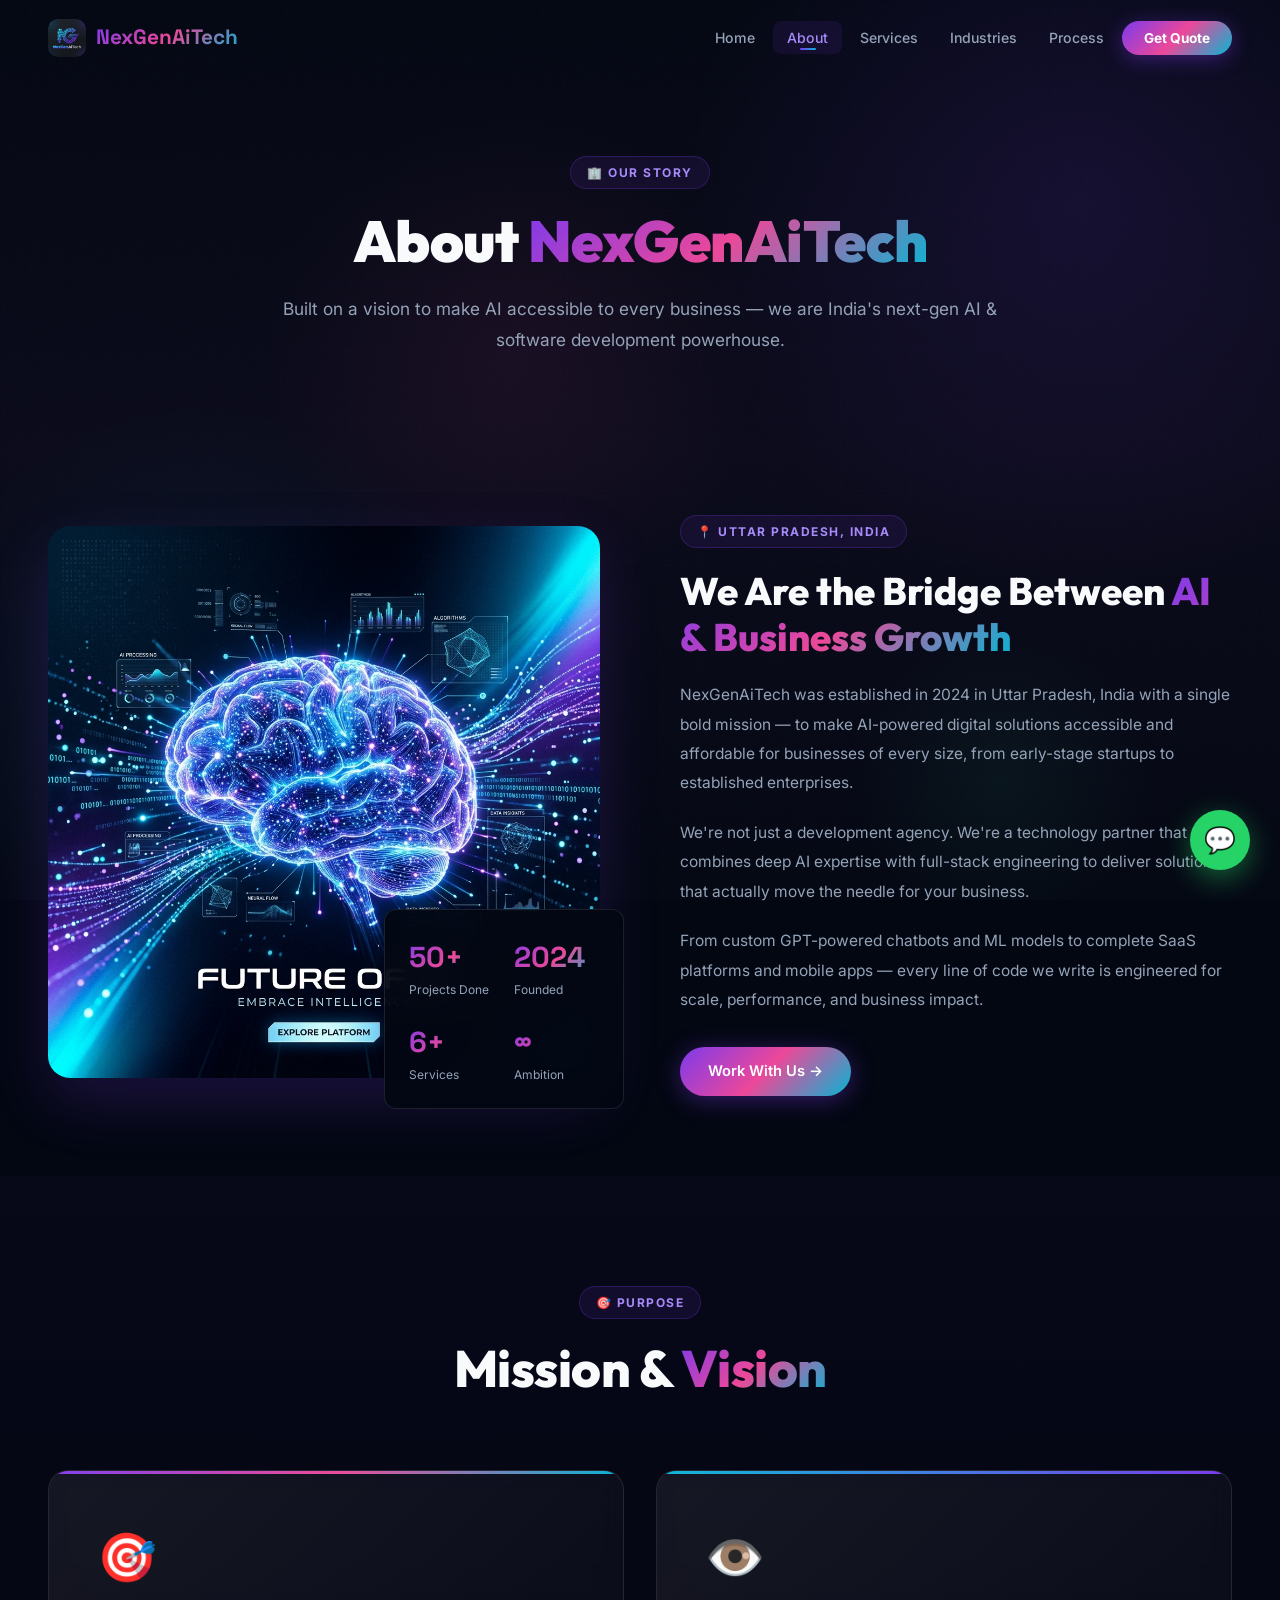
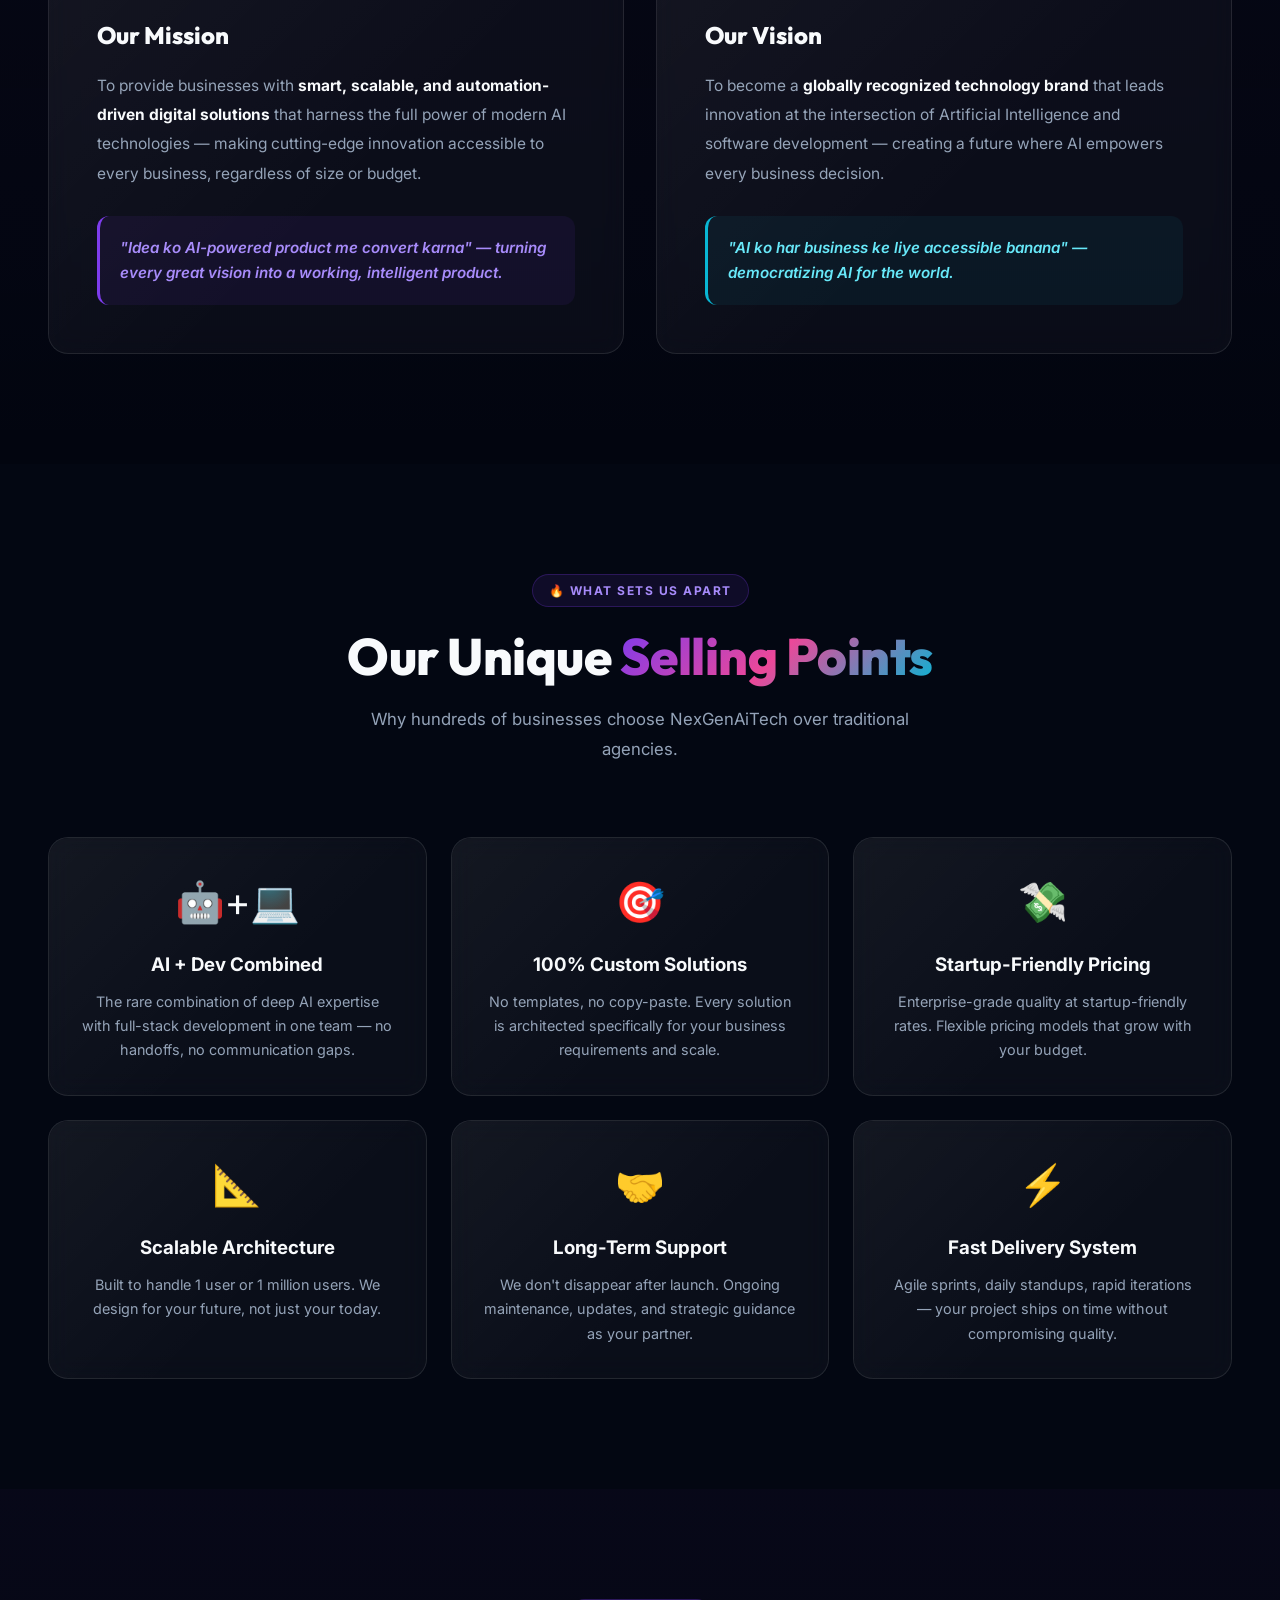
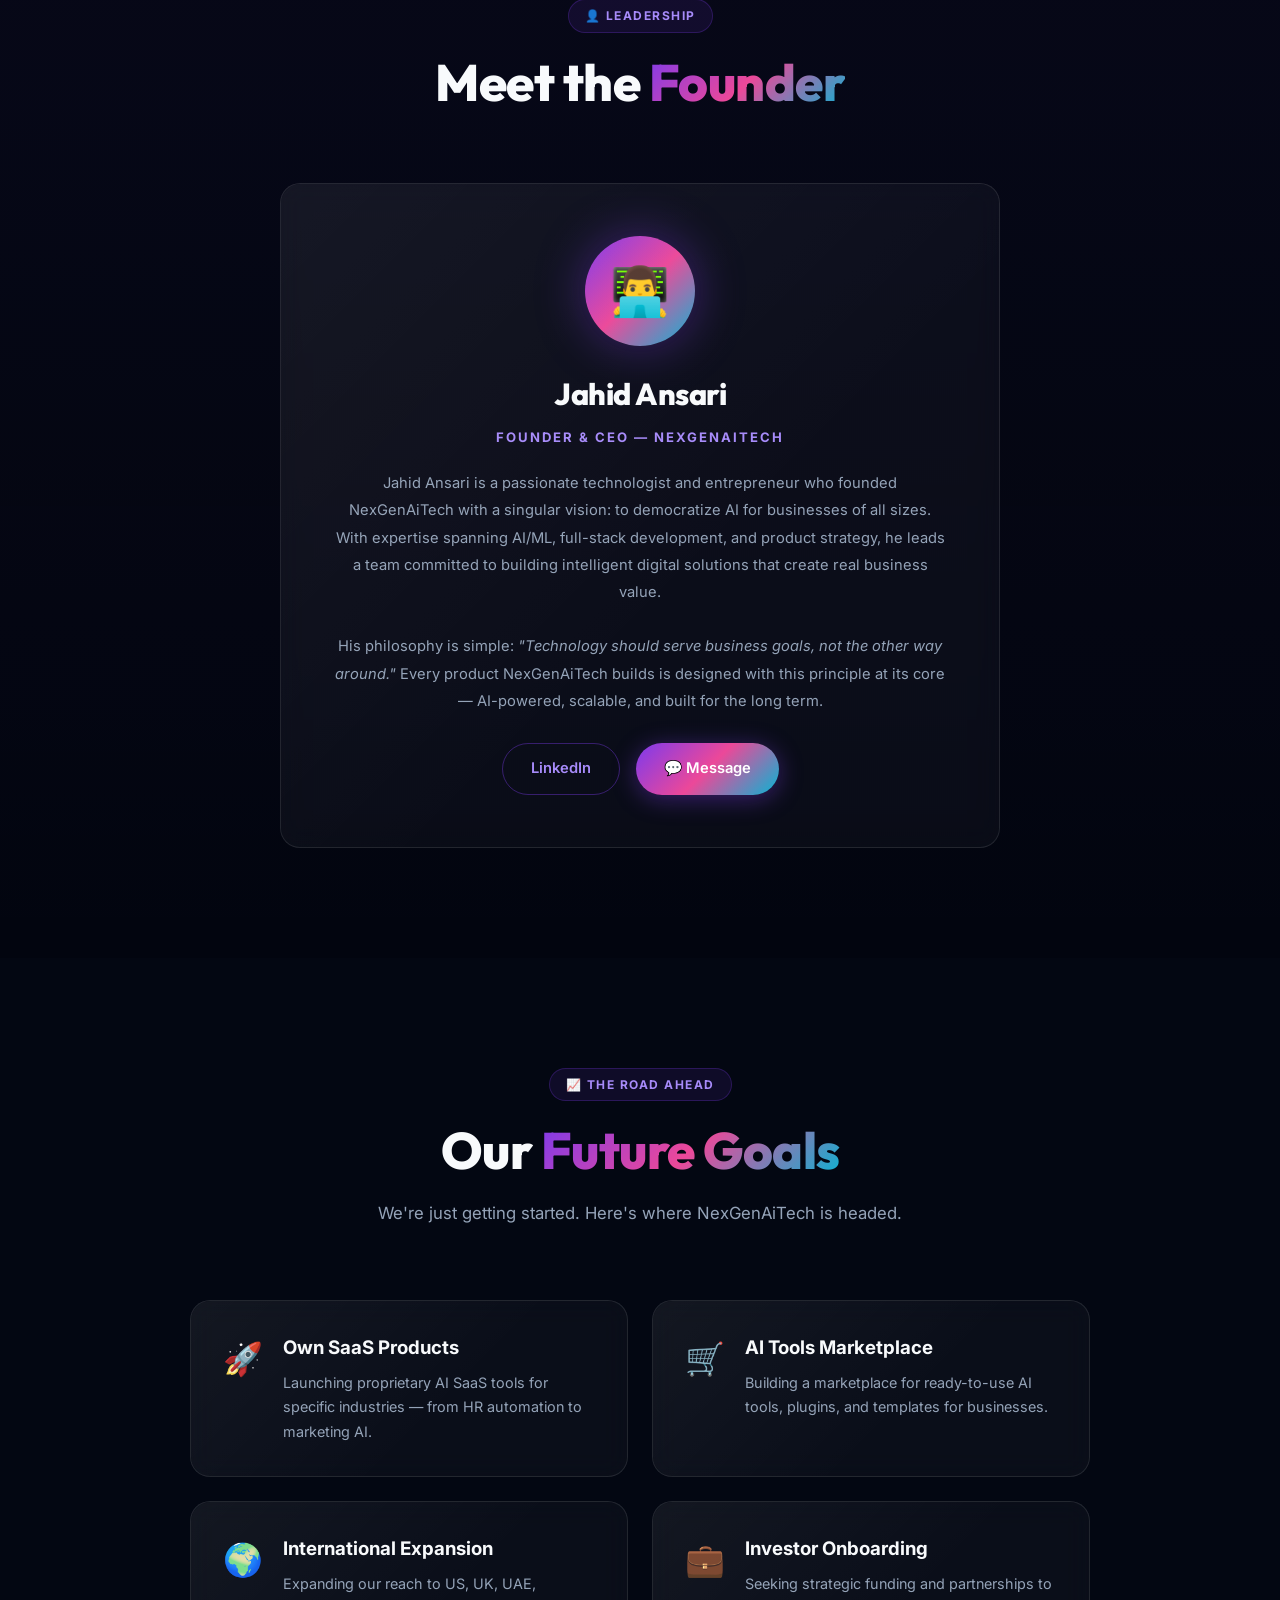
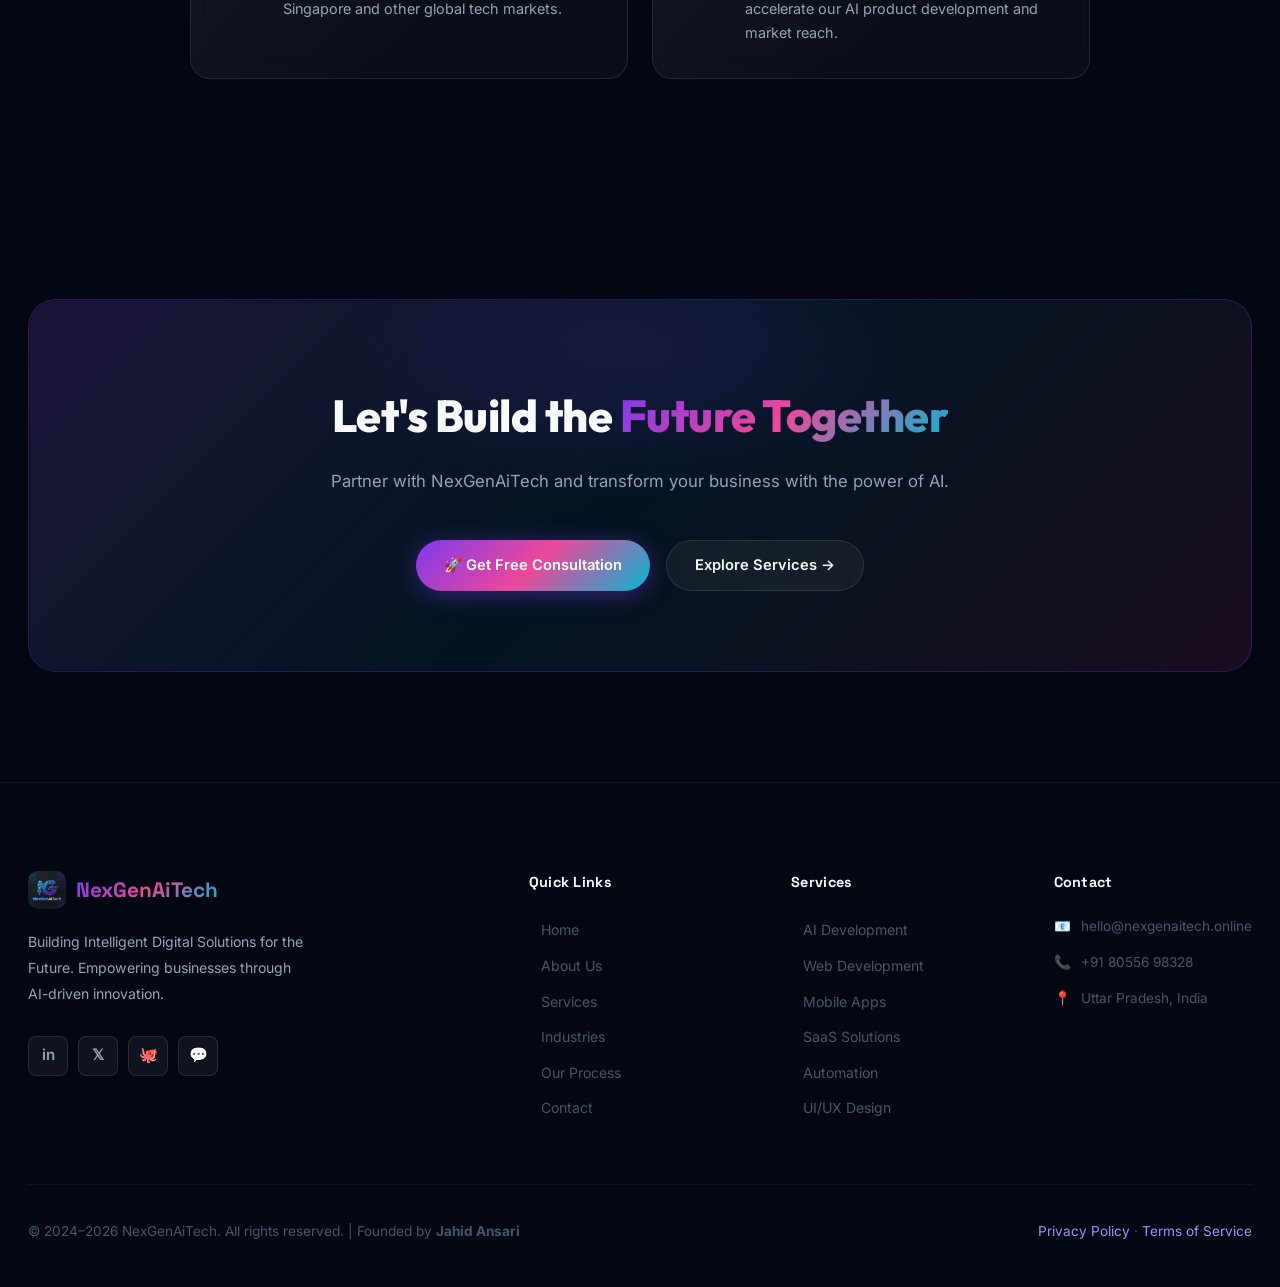
<file: about.html>
<!DOCTYPE html>
<html lang="en">
<head>
  <meta charset="UTF-8" />
  <meta name="viewport" content="width=device-width, initial-scale=1.0" />
  <title>About Us — NexGenAiTech | AI & Full-Stack Development Company</title>
  <meta name="description" content="Learn about NexGenAiTech — our story, mission, vision, and the team behind India's next-generation AI development company founded by Jahid Ansari." />
  <link rel="icon" href="logo.png" type="image/png" />
  <link rel="stylesheet" href="style.css" />
</head>
<body>

<div class="bg-animated"><div class="bg-orb"></div><div class="bg-orb-2"></div></div>
<div class="grid-overlay"></div>
<div class="noise"></div>


<!-- Navbar -->
<nav class="navbar" id="navbar">
  <div class="nav-container">
    <a href="index.html" class="nav-logo">
      <img src="logo.png" alt="NexGenAiTech Logo" />
      <span class="nav-logo-text">NexGenAiTech</span>
    </a>
    <ul class="nav-links" id="navLinks">
      <li><a href="index.html">Home</a></li>
      <li><a href="about.html" class="active">About</a></li>
      <li><a href="services.html">Services</a></li>
      <li><a href="industries.html">Industries</a></li>
      <li><a href="process.html">Process</a></li>
      <li><a href="contact.html" class="nav-cta">Get Quote</a></li>
    </ul>
    <div class="nav-toggle" id="navToggle"><span></span><span></span><span></span></div>
  </div>
</nav>

<!-- Page Hero -->
<div class="page-hero">
  <div class="section-badge reveal">🏢 Our Story</div>
  <h1 class="page-hero-title reveal reveal-delay-1">About <span class="gradient-text">NexGenAiTech</span></h1>
  <p class="page-hero-subtitle reveal reveal-delay-2">Built on a vision to make AI accessible to every business — we are India's next-gen AI &amp; software development powerhouse.</p>
</div>

<!-- About Intro -->
<div class="about-intro">
  <div class="reveal">
    <img src="hero-ai.png" alt="AI Technology Visualization" class="about-img-main" />
    <div class="about-stats-overlay">
      <div class="overlay-stat"><div class="num">50+</div><div class="lbl">Projects Done</div></div>
      <div class="overlay-stat"><div class="num">2024</div><div class="lbl">Founded</div></div>
      <div class="overlay-stat"><div class="num">6+</div><div class="lbl">Services</div></div>
      <div class="overlay-stat"><div class="num">∞</div><div class="lbl">Ambition</div></div>
    </div>
  </div>
  <div class="reveal reveal-delay-1">
    <div class="section-badge" style="margin-bottom:20px">📍 Uttar Pradesh, India</div>
    <h2 style="font-family:'Outfit',sans-serif;font-size:clamp(1.8rem,3vw,2.4rem);font-weight:800;line-height:1.2;margin-bottom:20px">We Are the Bridge Between <span class="gradient-text">AI & Business Growth</span></h2>
    <p style="color:var(--text-secondary);line-height:1.9;margin-bottom:20px;font-size:0.97rem">
      NexGenAiTech was established in 2024 in Uttar Pradesh, India with a single bold mission — to make AI-powered digital solutions accessible and affordable for businesses of every size, from early-stage startups to established enterprises.
    </p>
    <p style="color:var(--text-secondary);line-height:1.9;margin-bottom:20px;font-size:0.97rem">
      We're not just a development agency. We're a technology partner that combines deep AI expertise with full-stack engineering to deliver solutions that actually move the needle for your business.
    </p>
    <p style="color:var(--text-secondary);line-height:1.9;margin-bottom:32px;font-size:0.97rem">
      From custom GPT-powered chatbots and ML models to complete SaaS platforms and mobile apps — every line of code we write is engineered for scale, performance, and business impact.
    </p>
    <a href="contact.html" class="btn btn-primary">Work With Us →</a>
  </div>
</div>

<!-- Mission & Vision -->
<div class="section-divider">
  <div class="section" style="max-width:1240px">
    <div class="section-header reveal">
      <div class="section-badge">🎯 Purpose</div>
      <h2 class="section-title">Mission &amp; <span class="gradient-text">Vision</span></h2>
    </div>
    <div style="display:grid;grid-template-columns:1fr 1fr;gap:32px">
      <div class="glass-card reveal" style="padding:48px;position:relative;overflow:hidden">
        <div style="position:absolute;top:0;left:0;right:0;height:3px;background:var(--gradient-brand)"></div>
        <div style="font-size:3rem;margin-bottom:20px">🎯</div>
        <h3 style="font-family:'Outfit',sans-serif;font-size:1.5rem;font-weight:800;margin-bottom:16px">Our Mission</h3>
        <p style="color:var(--text-secondary);line-height:1.9;font-size:0.97rem">
          To provide businesses with <strong style="color:var(--text-primary)">smart, scalable, and automation-driven digital solutions</strong> that harness the full power of modern AI technologies — making cutting-edge innovation accessible to every business, regardless of size or budget.
        </p>
        <div style="margin-top:28px;padding:20px;background:rgba(124,58,237,0.08);border-radius:12px;border-left:3px solid var(--primary)">
          <p style="color:var(--primary-light);font-weight:600;font-style:italic;font-size:0.95rem">"Idea ko AI-powered product me convert karna" — turning every great vision into a working, intelligent product.</p>
        </div>
      </div>
      <div class="glass-card reveal reveal-delay-1" style="padding:48px;position:relative;overflow:hidden">
        <div style="position:absolute;top:0;left:0;right:0;height:3px;background:var(--gradient-cool)"></div>
        <div style="font-size:3rem;margin-bottom:20px">👁️</div>
        <h3 style="font-family:'Outfit',sans-serif;font-size:1.5rem;font-weight:800;margin-bottom:16px">Our Vision</h3>
        <p style="color:var(--text-secondary);line-height:1.9;font-size:0.97rem">
          To become a <strong style="color:var(--text-primary)">globally recognized technology brand</strong> that leads innovation at the intersection of Artificial Intelligence and software development — creating a future where AI empowers every business decision.
        </p>
        <div style="margin-top:28px;padding:20px;background:rgba(6,182,212,0.06);border-radius:12px;border-left:3px solid var(--accent)">
          <p style="color:var(--accent-light);font-weight:600;font-style:italic;font-size:0.95rem">"AI ko har business ke liye accessible banana" — democratizing AI for the world.</p>
        </div>
      </div>
    </div>
  </div>
</div>

<!-- USPs -->
<section class="section">
  <div class="section-header reveal">
    <div class="section-badge">🔥 What Sets Us Apart</div>
    <h2 class="section-title">Our Unique <span class="gradient-text">Selling Points</span></h2>
    <p class="section-subtitle">Why hundreds of businesses choose NexGenAiTech over traditional agencies.</p>
  </div>
  <div style="display:grid;grid-template-columns:repeat(3,1fr);gap:24px">
    <div class="glass-card reveal" style="padding:32px;text-align:center">
      <div style="font-size:2.5rem;margin-bottom:16px">🤖+💻</div>
      <h3 style="font-weight:700;margin-bottom:10px">AI + Dev Combined</h3>
      <p style="color:var(--text-secondary);font-size:0.9rem;line-height:1.7">The rare combination of deep AI expertise with full-stack development in one team — no handoffs, no communication gaps.</p>
    </div>
    <div class="glass-card reveal reveal-delay-1" style="padding:32px;text-align:center">
      <div style="font-size:2.5rem;margin-bottom:16px">🎯</div>
      <h3 style="font-weight:700;margin-bottom:10px">100% Custom Solutions</h3>
      <p style="color:var(--text-secondary);font-size:0.9rem;line-height:1.7">No templates, no copy-paste. Every solution is architected specifically for your business requirements and scale.</p>
    </div>
    <div class="glass-card reveal reveal-delay-2" style="padding:32px;text-align:center">
      <div style="font-size:2.5rem;margin-bottom:16px">💸</div>
      <h3 style="font-weight:700;margin-bottom:10px">Startup-Friendly Pricing</h3>
      <p style="color:var(--text-secondary);font-size:0.9rem;line-height:1.7">Enterprise-grade quality at startup-friendly rates. Flexible pricing models that grow with your budget.</p>
    </div>
    <div class="glass-card reveal" style="padding:32px;text-align:center">
      <div style="font-size:2.5rem;margin-bottom:16px">📐</div>
      <h3 style="font-weight:700;margin-bottom:10px">Scalable Architecture</h3>
      <p style="color:var(--text-secondary);font-size:0.9rem;line-height:1.7">Built to handle 1 user or 1 million users. We design for your future, not just your today.</p>
    </div>
    <div class="glass-card reveal reveal-delay-1" style="padding:32px;text-align:center">
      <div style="font-size:2.5rem;margin-bottom:16px">🤝</div>
      <h3 style="font-weight:700;margin-bottom:10px">Long-Term Support</h3>
      <p style="color:var(--text-secondary);font-size:0.9rem;line-height:1.7">We don't disappear after launch. Ongoing maintenance, updates, and strategic guidance as your partner.</p>
    </div>
    <div class="glass-card reveal reveal-delay-2" style="padding:32px;text-align:center">
      <div style="font-size:2.5rem;margin-bottom:16px">⚡</div>
      <h3 style="font-weight:700;margin-bottom:10px">Fast Delivery System</h3>
      <p style="color:var(--text-secondary);font-size:0.9rem;line-height:1.7">Agile sprints, daily standups, rapid iterations — your project ships on time without compromising quality.</p>
    </div>
  </div>
</section>

<!-- Founder Section -->
<div class="section-divider">
  <div class="section" style="max-width:1240px">
    <div class="section-header reveal">
      <div class="section-badge">👤 Leadership</div>
      <h2 class="section-title">Meet the <span class="gradient-text">Founder</span></h2>
    </div>
    <div class="glass-card founder-card reveal">
      <div class="founder-avatar">👨‍💻</div>
      <h2 class="founder-name">Jahid Ansari</h2>
      <div class="founder-role">Founder &amp; CEO — NexGenAiTech</div>
      <p class="founder-bio">
        Jahid Ansari is a passionate technologist and entrepreneur who founded NexGenAiTech with a singular vision: to democratize AI for businesses of all sizes. With expertise spanning AI/ML, full-stack development, and product strategy, he leads a team committed to building intelligent digital solutions that create real business value.
        <br><br>
        His philosophy is simple: <em>"Technology should serve business goals, not the other way around."</em> Every product NexGenAiTech builds is designed with this principle at its core — AI-powered, scalable, and built for the long term.
      </p>
      <div style="display:flex;gap:16px;justify-content:center;margin-top:28px">
        <a href="https://linkedin.com" target="_blank" class="btn btn-outline">LinkedIn</a>
        <a href="https://wa.me/918055698328" target="_blank" class="btn btn-primary">💬 Message</a>
      </div>
    </div>
  </div>
</div>

<!-- Future Goals -->
<section class="section">
  <div class="section-header reveal">
    <div class="section-badge">📈 The Road Ahead</div>
    <h2 class="section-title">Our <span class="gradient-text">Future Goals</span></h2>
    <p class="section-subtitle">We're just getting started. Here's where NexGenAiTech is headed.</p>
  </div>
  <div style="display:grid;grid-template-columns:repeat(2,1fr);gap:24px;max-width:900px;margin:0 auto">
    <div class="glass-card reveal" style="padding:32px;display:flex;align-items:flex-start;gap:20px">
      <div style="font-size:2rem;flex-shrink:0">🚀</div>
      <div>
        <h3 style="font-weight:700;margin-bottom:8px">Own SaaS Products</h3>
        <p style="color:var(--text-secondary);font-size:0.9rem;line-height:1.7">Launching proprietary AI SaaS tools for specific industries — from HR automation to marketing AI.</p>
      </div>
    </div>
    <div class="glass-card reveal reveal-delay-1" style="padding:32px;display:flex;align-items:flex-start;gap:20px">
      <div style="font-size:2rem;flex-shrink:0">🛒</div>
      <div>
        <h3 style="font-weight:700;margin-bottom:8px">AI Tools Marketplace</h3>
        <p style="color:var(--text-secondary);font-size:0.9rem;line-height:1.7">Building a marketplace for ready-to-use AI tools, plugins, and templates for businesses.</p>
      </div>
    </div>
    <div class="glass-card reveal" style="padding:32px;display:flex;align-items:flex-start;gap:20px">
      <div style="font-size:2rem;flex-shrink:0">🌍</div>
      <div>
        <h3 style="font-weight:700;margin-bottom:8px">International Expansion</h3>
        <p style="color:var(--text-secondary);font-size:0.9rem;line-height:1.7">Expanding our reach to US, UK, UAE, Singapore and other global tech markets.</p>
      </div>
    </div>
    <div class="glass-card reveal reveal-delay-1" style="padding:32px;display:flex;align-items:flex-start;gap:20px">
      <div style="font-size:2rem;flex-shrink:0">💼</div>
      <div>
        <h3 style="font-weight:700;margin-bottom:8px">Investor Onboarding</h3>
        <p style="color:var(--text-secondary);font-size:0.9rem;line-height:1.7">Seeking strategic funding and partnerships to accelerate our AI product development and market reach.</p>
      </div>
    </div>
  </div>
</section>

<!-- CTA -->
<div class="cta-wrapper">
  <div class="cta-banner reveal">
    <h2>Let's Build the <span class="gradient-text">Future Together</span></h2>
    <p>Partner with NexGenAiTech and transform your business with the power of AI.</p>
    <div class="cta-buttons">
      <a href="contact.html" class="btn btn-primary">🚀 Get Free Consultation</a>
      <a href="services.html" class="btn btn-secondary">Explore Services →</a>
    </div>
  </div>
</div>

<!-- Footer -->
<footer class="footer">
  <div class="footer-grid">
    <div class="footer-brand">
      <a href="index.html" class="nav-logo"><img src="logo.png" alt="NexGenAiTech" /><span class="nav-logo-text">NexGenAiTech</span></a>
      <p>Building Intelligent Digital Solutions for the Future. Empowering businesses through AI-driven innovation.</p>
      <div class="footer-social">
        <a href="#" class="social-link">in</a>
        <a href="#" class="social-link">𝕏</a>
        <a href="#" class="social-link">🐙</a>
        <a href="https://wa.me/918055698328" class="social-link">💬</a>
      </div>
    </div>
    <div class="footer-col">
      <h3>Quick Links</h3>
      <ul>
        <li><a href="index.html">Home</a></li>
        <li><a href="about.html">About Us</a></li>
        <li><a href="services.html">Services</a></li>
        <li><a href="industries.html">Industries</a></li>
        <li><a href="process.html">Our Process</a></li>
        <li><a href="contact.html">Contact</a></li>
      </ul>
    </div>
    <div class="footer-col">
      <h3>Services</h3>
      <ul>
        <li><a href="services.html#ai">AI Development</a></li>
        <li><a href="services.html#web">Web Development</a></li>
        <li><a href="services.html#mobile">Mobile Apps</a></li>
        <li><a href="services.html#saas">SaaS Solutions</a></li>
        <li><a href="services.html#automation">Automation</a></li>
        <li><a href="services.html#ui">UI/UX Design</a></li>
      </ul>
    </div>
    <div class="footer-col">
      <h3>Contact</h3>
      <div class="footer-contact-item"><span>📧</span><a href="mailto:hello@nexgenaitech.online">hello@nexgenaitech.online</a></div>
      <div class="footer-contact-item"><span>📞</span><a href="tel:+918055698328">+91 80556 98328</a></div>
      <div class="footer-contact-item"><span>📍</span><span>Uttar Pradesh, India</span></div>
    </div>
  </div>
  <div class="footer-bottom">
    <p>© 2024–2026 NexGenAiTech. All rights reserved. | Founded by <strong>Jahid Ansari</strong></p>
    <p><a href="privacy.html">Privacy Policy</a> · <a href="terms.html">Terms of Service</a></p>
  </div>
</footer>

<a href="https://wa.me/918055698328" target="_blank" class="whatsapp-btn">💬</a>
<button class="back-top" id="backTop">↑</button>

<script>
const navbar = document.getElementById('navbar');
window.addEventListener('scroll', () => {
  navbar.classList.toggle('scrolled', window.scrollY > 50);
  document.getElementById('backTop').classList.toggle('visible', window.scrollY > 400);
});
const navToggle = document.getElementById('navToggle');
const navLinks = document.getElementById('navLinks');
navToggle.addEventListener('click', () => { navToggle.classList.toggle('open'); navLinks.classList.toggle('open'); });
document.getElementById('backTop').addEventListener('click', () => window.scrollTo({top:0,behavior:'smooth'}));
const observer = new IntersectionObserver(entries => entries.forEach(e => { if(e.isIntersecting) e.target.classList.add('visible'); }), {threshold:0.1});
document.querySelectorAll('.reveal').forEach(el => observer.observe(el));
setTimeout(() => document.querySelectorAll('.reveal').forEach(el => { if(el.getBoundingClientRect().top < window.innerHeight) el.classList.add('visible'); }), 100);
</script>
</body>
</html>
</file>
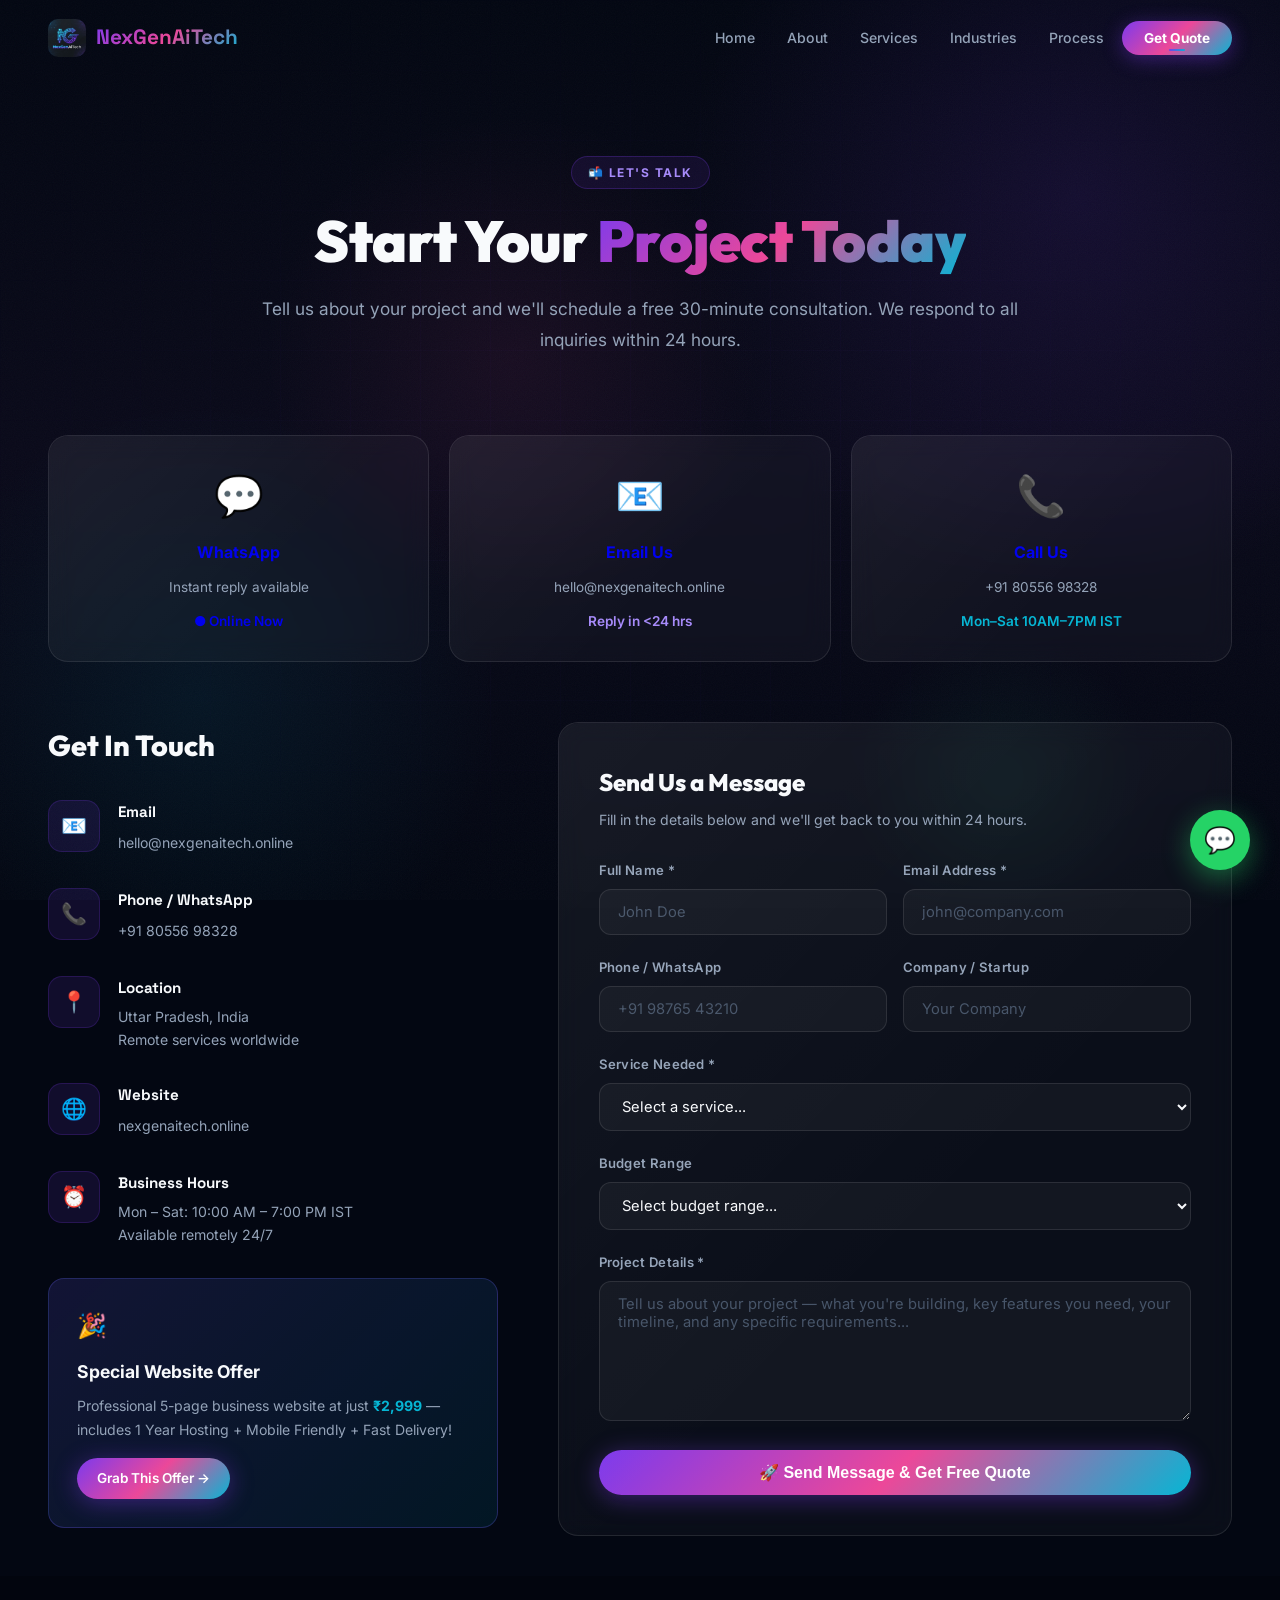
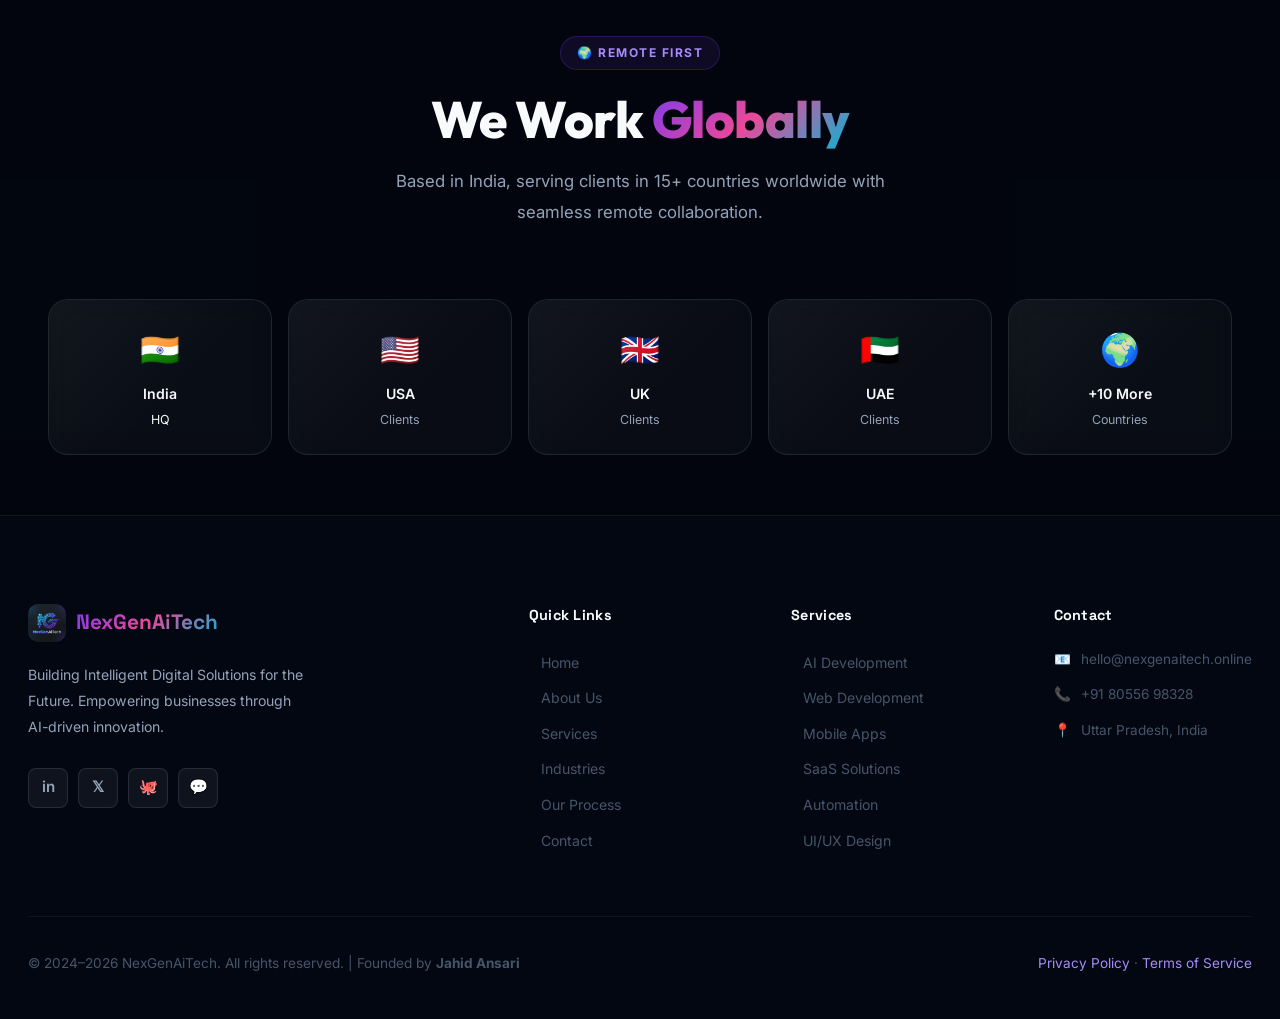
<file: contact.html>
<!DOCTYPE html>
<html lang="en">
<head>
  <meta charset="UTF-8" />
  <meta name="viewport" content="width=device-width, initial-scale=1.0" />
  <title>Contact Us — NexGenAiTech | Start Your AI Project</title>
  <meta name="description" content="Get in touch with NexGenAiTech for a free consultation on your AI, web, mobile, or SaaS project. We respond within 24 hours." />
  <link rel="icon" href="logo.png" type="image/png" />
  <link rel="stylesheet" href="style.css" />
  <style>
    .success-msg {
      display: none;
      background: rgba(16,185,129,0.1);
      border: 1px solid rgba(16,185,129,0.3);
      border-radius: 12px;
      padding: 20px 24px;
      color: var(--success);
      font-weight: 600;
      margin-top: 16px;
      text-align: center;
    }
    .success-msg.show { display: block; }
  </style>
</head>
<body>

<div class="bg-animated"><div class="bg-orb"></div><div class="bg-orb-2"></div></div>
<div class="grid-overlay"></div>
<div class="noise"></div>


<nav class="navbar" id="navbar">
  <div class="nav-container">
    <a href="index.html" class="nav-logo">
      <img src="logo.png" alt="NexGenAiTech Logo" />
      <span class="nav-logo-text">NexGenAiTech</span>
    </a>
    <ul class="nav-links" id="navLinks">
      <li><a href="index.html">Home</a></li>
      <li><a href="about.html">About</a></li>
      <li><a href="services.html">Services</a></li>
      <li><a href="industries.html">Industries</a></li>
      <li><a href="process.html">Process</a></li>
      <li><a href="contact.html" class="nav-cta active">Get Quote</a></li>
    </ul>
    <div class="nav-toggle" id="navToggle"><span></span><span></span><span></span></div>
  </div>
</nav>

<div class="page-hero">
  <div class="section-badge reveal">📬 Let's Talk</div>
  <h1 class="page-hero-title reveal reveal-delay-1">Start Your <span class="gradient-text">Project Today</span></h1>
  <p class="page-hero-subtitle reveal reveal-delay-2">Tell us about your project and we'll schedule a free 30-minute consultation. We respond to all inquiries within 24 hours.</p>
</div>

<!-- Quick Contact Options -->
<section class="section" style="padding-top:0;padding-bottom:40px">
  <div style="display:grid;grid-template-columns:repeat(3,1fr);gap:20px;margin-bottom:60px">
    <a href="https://wa.me/918055698328" target="_blank" class="glass-card reveal" style="padding:28px;text-align:center;text-decoration:none;display:flex;flex-direction:column;align-items:center;gap:12px">
      <div style="font-size:2.5rem">💬</div>
      <h3 style="font-weight:700;font-size:1rem">WhatsApp</h3>
      <p style="color:var(--text-secondary);font-size:0.85rem">Instant reply available</p>
      <span style="color:var(--success);font-weight:600;font-size:0.85rem">● Online Now</span>
    </a>
    <a href="mailto:hello@nexgenaitech.online" class="glass-card reveal reveal-delay-1" style="padding:28px;text-align:center;text-decoration:none;display:flex;flex-direction:column;align-items:center;gap:12px">
      <div style="font-size:2.5rem">📧</div>
      <h3 style="font-weight:700;font-size:1rem">Email Us</h3>
      <p style="color:var(--text-secondary);font-size:0.85rem">hello@nexgenaitech.online</p>
      <span style="color:var(--primary-light);font-weight:600;font-size:0.85rem">Reply in &lt;24 hrs</span>
    </a>
    <a href="tel:+918055698328" class="glass-card reveal reveal-delay-2" style="padding:28px;text-align:center;text-decoration:none;display:flex;flex-direction:column;align-items:center;gap:12px">
      <div style="font-size:2.5rem">📞</div>
      <h3 style="font-weight:700;font-size:1rem">Call Us</h3>
      <p style="color:var(--text-secondary);font-size:0.85rem">+91 80556 98328</p>
      <span style="color:var(--accent);font-weight:600;font-size:0.85rem">Mon–Sat 10AM–7PM IST</span>
    </a>
  </div>

  <!-- Contact Form + Info -->
  <div class="contact-grid">
    <div class="reveal">
      <h2 style="font-family:'Outfit',sans-serif;font-size:1.8rem;font-weight:800;margin-bottom:32px">Get In Touch</h2>

      <div class="contact-info-item">
        <div class="contact-info-icon">📧</div>
        <div>
          <h4>Email</h4>
          <a href="mailto:hello@nexgenaitech.online">hello@nexgenaitech.online</a>
        </div>
      </div>

      <div class="contact-info-item">
        <div class="contact-info-icon">📞</div>
        <div>
          <h4>Phone / WhatsApp</h4>
          <a href="tel:+918055698328">+91 80556 98328</a>
        </div>
      </div>

      <div class="contact-info-item">
        <div class="contact-info-icon">📍</div>
        <div>
          <h4>Location</h4>
          <p>Uttar Pradesh, India<br>Remote services worldwide</p>
        </div>
      </div>

      <div class="contact-info-item">
        <div class="contact-info-icon">🌐</div>
        <div>
          <h4>Website</h4>
          <a href="https://nexgenaitech.online" target="_blank">nexgenaitech.online</a>
        </div>
      </div>

      <div class="contact-info-item">
        <div class="contact-info-icon">⏰</div>
        <div>
          <h4>Business Hours</h4>
          <p>Mon – Sat: 10:00 AM – 7:00 PM IST<br>Available remotely 24/7</p>
        </div>
      </div>

      <!-- Special Offer Box -->
      <div style="margin-top:32px;padding:28px;background:linear-gradient(135deg,rgba(108,99,255,0.15),rgba(0,212,255,0.08));border:1px solid rgba(108,99,255,0.25);border-radius:16px">
        <div style="font-size:1.5rem;margin-bottom:12px">🎉</div>
        <h3 style="font-weight:700;font-size:1.1rem;margin-bottom:8px">Special Website Offer</h3>
        <p style="color:var(--text-secondary);font-size:0.88rem;line-height:1.7;margin-bottom:16px">Professional 5-page business website at just <strong style="color:var(--accent)">₹2,999</strong> — includes 1 Year Hosting + Mobile Friendly + Fast Delivery!</p>
        <a href="https://wa.me/918055698328?text=Hi%20NexGenAiTech%2C%20I'm%20interested%20in%20the%20₹2999%20Website%20Offer." target="_blank" class="btn btn-primary" style="font-size:0.85rem;padding:10px 20px">Grab This Offer →</a>
      </div>
    </div>

    <!-- Contact Form -->
    <div class="glass-card reveal reveal-delay-1" style="padding:40px">
      <h2 style="font-family:'Outfit',sans-serif;font-size:1.5rem;font-weight:800;margin-bottom:8px">Send Us a Message</h2>
      <p style="color:var(--text-secondary);font-size:0.88rem;margin-bottom:28px">Fill in the details below and we'll get back to you within 24 hours.</p>

      <form id="contactForm" onsubmit="handleSubmit(event)">
        <div class="form-row">
          <div class="form-group">
            <label for="name">Full Name *</label>
            <input type="text" id="name" name="name" class="form-control" placeholder="John Doe" required />
          </div>
          <div class="form-group">
            <label for="email">Email Address *</label>
            <input type="email" id="email" name="email" class="form-control" placeholder="john@company.com" required />
          </div>
        </div>

        <div class="form-row">
          <div class="form-group">
            <label for="phone">Phone / WhatsApp</label>
            <input type="tel" id="phone" name="phone" class="form-control" placeholder="+91 98765 43210" />
          </div>
          <div class="form-group">
            <label for="company">Company / Startup</label>
            <input type="text" id="company" name="company" class="form-control" placeholder="Your Company" />
          </div>
        </div>

        <div class="form-group">
          <label for="service">Service Needed *</label>
          <select id="service" name="service" class="form-control" required>
            <option value="">Select a service...</option>
            <option value="ai">🤖 AI & Machine Learning</option>
            <option value="web">💻 Web Development</option>
            <option value="mobile">📱 Mobile App Development</option>
            <option value="saas">⚙️ SaaS Product Development</option>
            <option value="automation">🔄 Automation Solutions</option>
            <option value="ui">🎨 UI/UX Design</option>
            <option value="website-offer">🎉 ₹2,999 Website Offer</option>
            <option value="other">💡 Other / Not Sure</option>
          </select>
        </div>

        <div class="form-group">
          <label for="budget">Budget Range</label>
          <select id="budget" name="budget" class="form-control">
            <option value="">Select budget range...</option>
            <option value="2999-10000">₹2,999 – ₹10,000</option>
            <option value="10000-50000">₹10,000 – ₹50,000</option>
            <option value="50000-200000">₹50,000 – ₹2,00,000</option>
            <option value="200000-500000">₹2,00,000 – ₹5,00,000</option>
            <option value="500000+">₹5,00,000+</option>
            <option value="discuss">Let's Discuss</option>
          </select>
        </div>

        <div class="form-group">
          <label for="message">Project Details *</label>
          <textarea id="message" name="message" class="form-control" placeholder="Tell us about your project — what you're building, key features you need, your timeline, and any specific requirements..." required></textarea>
        </div>

        <button type="submit" class="btn btn-primary" id="submitBtn" style="width:100%;justify-content:center;font-size:1rem">
          🚀 Send Message & Get Free Quote
        </button>

        <div id="successMsg" class="success-msg">
          ✅ Thank you! Your message has been sent. We'll get back to you within 24 hours. Check your WhatsApp too!
        </div>
      </form>
    </div>
  </div>
</section>

<!-- Map / Location Visual -->
<section style="background:rgba(0,0,0,0.2);padding:60px 0">
  <div class="section" style="padding-top:0;padding-bottom:0">
    <div class="section-header reveal">
      <div class="section-badge">🌍 Remote First</div>
      <h2 class="section-title">We Work <span class="gradient-text">Globally</span></h2>
      <p class="section-subtitle">Based in India, serving clients in 15+ countries worldwide with seamless remote collaboration.</p>
    </div>
    <div style="display:grid;grid-template-columns:repeat(5,1fr);gap:16px;text-align:center">
      <div class="glass-card reveal" style="padding:24px;font-size:0.88rem">
        <div style="font-size:2rem;margin-bottom:8px">🇮🇳</div>
        <div style="font-weight:600">India</div>
        <div style="color:var(--success);font-size:0.78rem;margin-top:4px">HQ</div>
      </div>
      <div class="glass-card reveal reveal-delay-1" style="padding:24px;font-size:0.88rem">
        <div style="font-size:2rem;margin-bottom:8px">🇺🇸</div>
        <div style="font-weight:600">USA</div>
        <div style="color:var(--text-secondary);font-size:0.78rem;margin-top:4px">Clients</div>
      </div>
      <div class="glass-card reveal reveal-delay-2" style="padding:24px;font-size:0.88rem">
        <div style="font-size:2rem;margin-bottom:8px">🇬🇧</div>
        <div style="font-weight:600">UK</div>
        <div style="color:var(--text-secondary);font-size:0.78rem;margin-top:4px">Clients</div>
      </div>
      <div class="glass-card reveal reveal-delay-3" style="padding:24px;font-size:0.88rem">
        <div style="font-size:2rem;margin-bottom:8px">🇦🇪</div>
        <div style="font-weight:600">UAE</div>
        <div style="color:var(--text-secondary);font-size:0.78rem;margin-top:4px">Clients</div>
      </div>
      <div class="glass-card reveal" style="padding:24px;font-size:0.88rem">
        <div style="font-size:2rem;margin-bottom:8px">🌍</div>
        <div style="font-weight:600">+10 More</div>
        <div style="color:var(--text-secondary);font-size:0.78rem;margin-top:4px">Countries</div>
      </div>
    </div>
  </div>
</section>

<!-- Footer -->
<footer class="footer">
  <div class="footer-grid">
    <div class="footer-brand">
      <a href="index.html" class="nav-logo"><img src="logo.png" alt="NexGenAiTech" /><span class="nav-logo-text">NexGenAiTech</span></a>
      <p>Building Intelligent Digital Solutions for the Future. Empowering businesses through AI-driven innovation.</p>
      <div class="footer-social">
        <a href="#" class="social-link">in</a><a href="#" class="social-link">𝕏</a>
        <a href="#" class="social-link">🐙</a><a href="https://wa.me/918055698328" class="social-link">💬</a>
      </div>
    </div>
    <div class="footer-col">
      <h3>Quick Links</h3>
      <ul>
        <li><a href="index.html">Home</a></li><li><a href="about.html">About Us</a></li>
        <li><a href="services.html">Services</a></li><li><a href="industries.html">Industries</a></li>
        <li><a href="process.html">Our Process</a></li><li><a href="contact.html">Contact</a></li>
      </ul>
    </div>
    <div class="footer-col">
      <h3>Services</h3>
      <ul>
        <li><a href="services.html#ai">AI Development</a></li><li><a href="services.html#web">Web Development</a></li>
        <li><a href="services.html#mobile">Mobile Apps</a></li><li><a href="services.html#saas">SaaS Solutions</a></li>
        <li><a href="services.html#automation">Automation</a></li><li><a href="services.html#ui">UI/UX Design</a></li>
      </ul>
    </div>
    <div class="footer-col">
      <h3>Contact</h3>
      <div class="footer-contact-item"><span>📧</span><a href="mailto:hello@nexgenaitech.online">hello@nexgenaitech.online</a></div>
      <div class="footer-contact-item"><span>📞</span><a href="tel:+918055698328">+91 80556 98328</a></div>
      <div class="footer-contact-item"><span>📍</span><span>Uttar Pradesh, India</span></div>
    </div>
  </div>
  <div class="footer-bottom">
    <p>© 2024–2026 NexGenAiTech. All rights reserved. | Founded by <strong>Jahid Ansari</strong></p>
    <p><a href="privacy.html">Privacy Policy</a> · <a href="terms.html">Terms of Service</a></p>
  </div>
</footer>

<a href="https://wa.me/918055698328" target="_blank" class="whatsapp-btn">💬</a>
<button class="back-top" id="backTop">↑</button>

<script>
function handleSubmit(e) {
  e.preventDefault();
  const btn = document.getElementById('submitBtn');
  btn.textContent = '⏳ Sending...';
  btn.disabled = true;

  const name = document.getElementById('name').value;
  const service = document.getElementById('service').value;
  const message = document.getElementById('message').value;
  const phone = document.getElementById('phone').value;

  // Construct WhatsApp message
  const waMsg = `Hi NexGenAiTech! 👋\n\nName: ${name}\nService: ${service}\nMessage: ${message}${phone ? '\nPhone: '+phone : ''}`;
  const waUrl = `https://wa.me/918055698328?text=${encodeURIComponent(waMsg)}`;

  setTimeout(() => {
    document.getElementById('successMsg').classList.add('show');
    btn.textContent = '✅ Message Sent!';
    btn.style.background = 'rgba(16,185,129,0.2)';
    // Optionally redirect to WhatsApp
    window.open(waUrl, '_blank');
  }, 1200);
}

const navbar = document.getElementById('navbar');
window.addEventListener('scroll', () => {
  navbar.classList.toggle('scrolled', window.scrollY > 50);
  document.getElementById('backTop').classList.toggle('visible', window.scrollY > 400);
});
const navToggle = document.getElementById('navToggle');
const navLinks = document.getElementById('navLinks');
navToggle.addEventListener('click', () => { navToggle.classList.toggle('open'); navLinks.classList.toggle('open'); });
document.getElementById('backTop').addEventListener('click', () => window.scrollTo({top:0,behavior:'smooth'}));
const observer = new IntersectionObserver(entries => entries.forEach(e => { if(e.isIntersecting) e.target.classList.add('visible'); }), {threshold:0.1});
document.querySelectorAll('.reveal').forEach(el => observer.observe(el));
setTimeout(() => document.querySelectorAll('.reveal').forEach(el => { if(el.getBoundingClientRect().top < window.innerHeight) el.classList.add('visible'); }), 100);
</script>
</body>
</html>
</file>
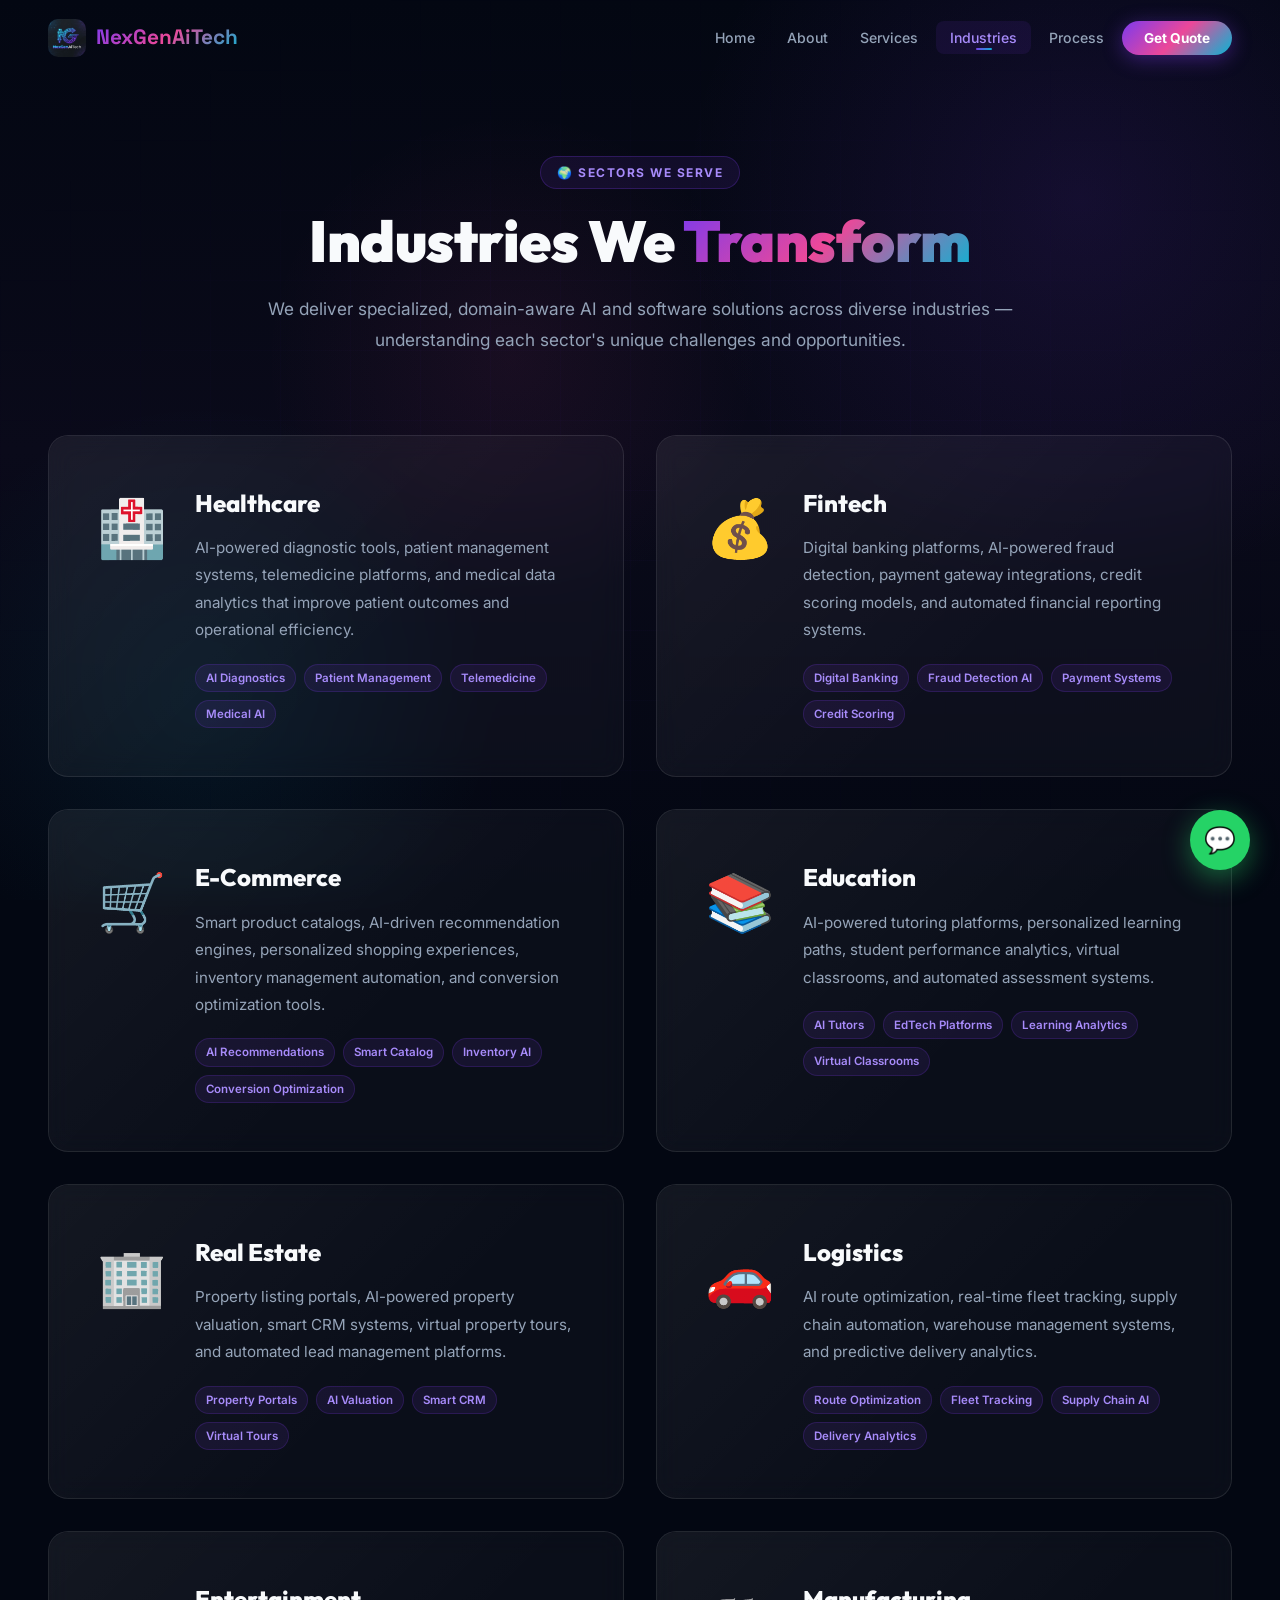
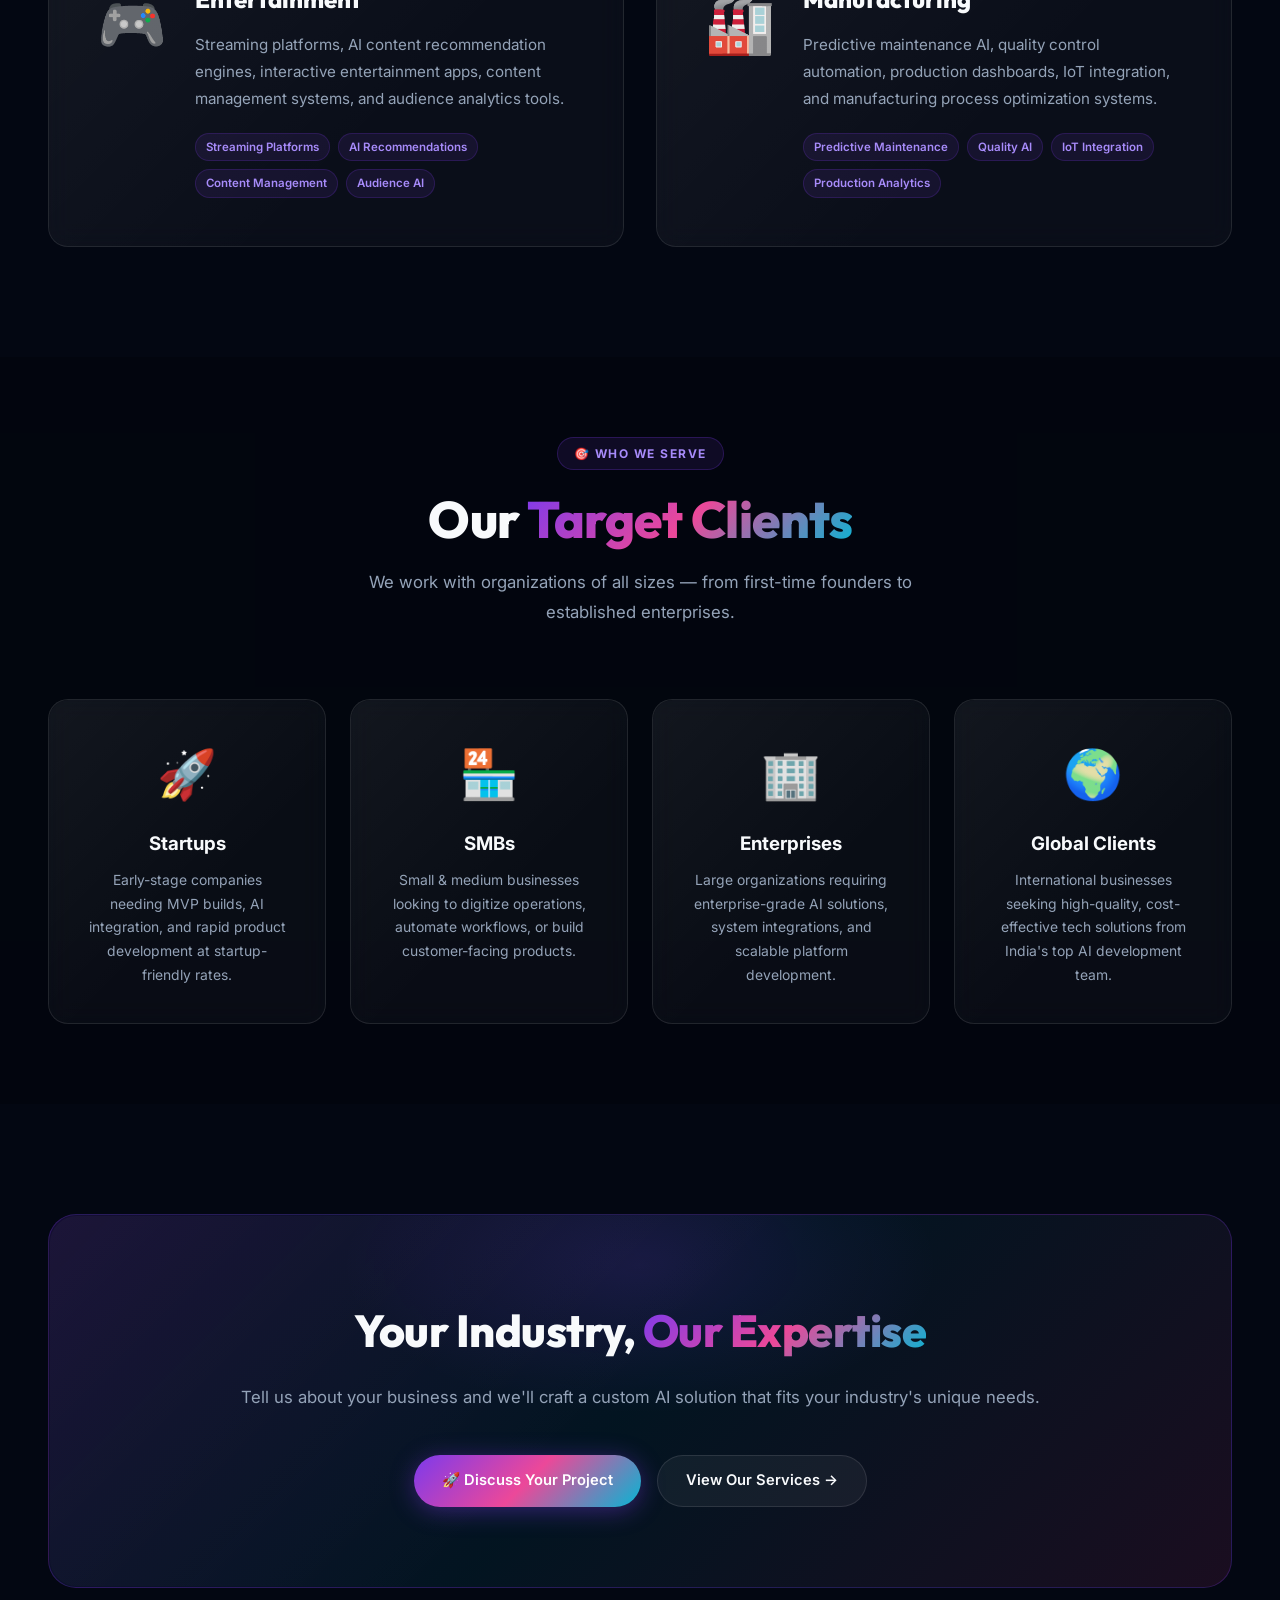
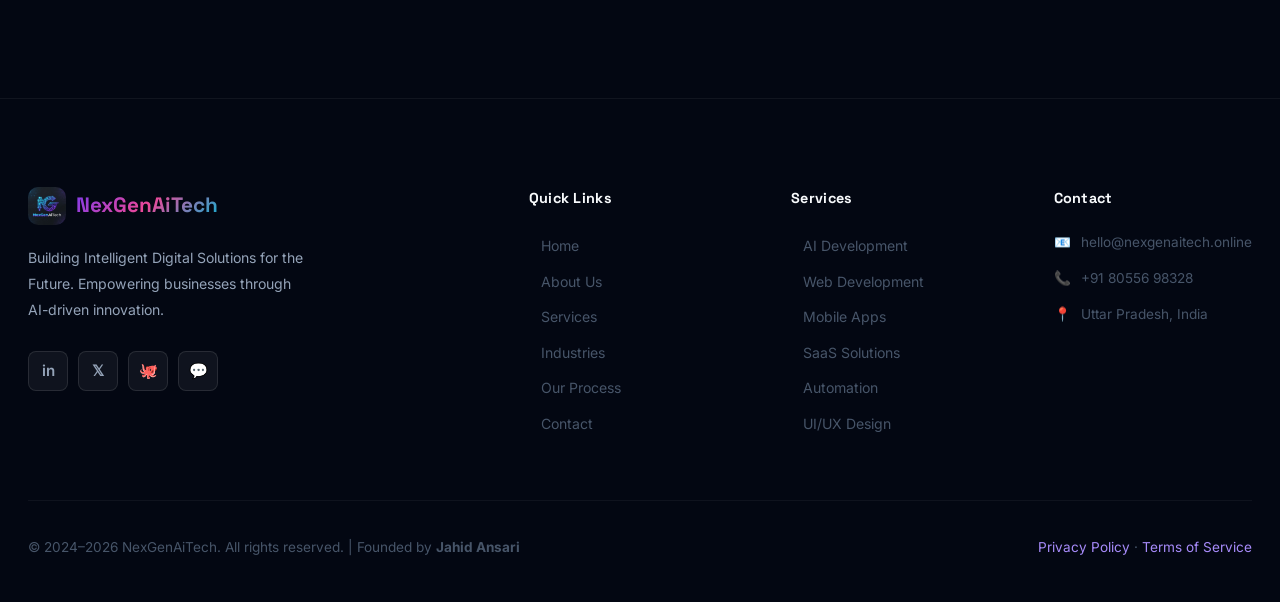
<file: industries.html>
<!DOCTYPE html>
<html lang="en">
<head>
  <meta charset="UTF-8" />
  <meta name="viewport" content="width=device-width, initial-scale=1.0" />
  <title>Industries — NexGenAiTech | AI Solutions Across Sectors</title>
  <meta name="description" content="NexGenAiTech delivers specialized AI and software development solutions across Healthcare, Fintech, E-Commerce, Education, Real Estate, and more." />
  <link rel="icon" href="logo.png" type="image/png" />
  <link rel="stylesheet" href="style.css" />
</head>
<body>

<div class="bg-animated"><div class="bg-orb"></div></div>
<div class="grid-overlay"></div>



<nav class="navbar" id="navbar">
  <div class="nav-container">
    <a href="index.html" class="nav-logo">
      <img src="logo.png" alt="NexGenAiTech Logo" />
      <span class="nav-logo-text">NexGenAiTech</span>
    </a>
    <ul class="nav-links" id="navLinks">
      <li><a href="index.html">Home</a></li>
      <li><a href="about.html">About</a></li>
      <li><a href="services.html">Services</a></li>
      <li><a href="industries.html" class="active">Industries</a></li>
      <li><a href="process.html">Process</a></li>
      <li><a href="contact.html" class="nav-cta">Get Quote</a></li>
    </ul>
    <div class="nav-toggle" id="navToggle"><span></span><span></span><span></span></div>
  </div>
</nav>

<div class="page-hero">
  <div class="section-badge reveal">🌍 Sectors We Serve</div>
  <h1 class="page-hero-title reveal reveal-delay-1">Industries We <span class="gradient-text">Transform</span></h1>
  <p class="page-hero-subtitle reveal reveal-delay-2">We deliver specialized, domain-aware AI and software solutions across diverse industries — understanding each sector's unique challenges and opportunities.</p>
</div>

<!-- Industry Cards Grid -->
<section class="section" style="padding-top:0">
  <div style="display:grid;grid-template-columns:repeat(2,1fr);gap:32px">

    <div class="glass-card reveal" style="padding:48px;display:flex;gap:28px;align-items:flex-start">
      <div style="font-size:3.5rem;flex-shrink:0">🏥</div>
      <div>
        <h2 style="font-family:'Outfit',sans-serif;font-size:1.5rem;font-weight:800;margin-bottom:12px">Healthcare</h2>
        <p style="color:var(--text-secondary);line-height:1.8;margin-bottom:20px;font-size:0.95rem">AI-powered diagnostic tools, patient management systems, telemedicine platforms, and medical data analytics that improve patient outcomes and operational efficiency.</p>
        <div style="display:flex;flex-wrap:wrap;gap:8px">
          <span class="tag">AI Diagnostics</span>
          <span class="tag">Patient Management</span>
          <span class="tag">Telemedicine</span>
          <span class="tag">Medical AI</span>
        </div>
      </div>
    </div>

    <div class="glass-card reveal reveal-delay-1" style="padding:48px;display:flex;gap:28px;align-items:flex-start">
      <div style="font-size:3.5rem;flex-shrink:0">💰</div>
      <div>
        <h2 style="font-family:'Outfit',sans-serif;font-size:1.5rem;font-weight:800;margin-bottom:12px">Fintech</h2>
        <p style="color:var(--text-secondary);line-height:1.8;margin-bottom:20px;font-size:0.95rem">Digital banking platforms, AI-powered fraud detection, payment gateway integrations, credit scoring models, and automated financial reporting systems.</p>
        <div style="display:flex;flex-wrap:wrap;gap:8px">
          <span class="tag">Digital Banking</span>
          <span class="tag">Fraud Detection AI</span>
          <span class="tag">Payment Systems</span>
          <span class="tag">Credit Scoring</span>
        </div>
      </div>
    </div>

    <div class="glass-card reveal" style="padding:48px;display:flex;gap:28px;align-items:flex-start">
      <div style="font-size:3.5rem;flex-shrink:0">🛒</div>
      <div>
        <h2 style="font-family:'Outfit',sans-serif;font-size:1.5rem;font-weight:800;margin-bottom:12px">E-Commerce</h2>
        <p style="color:var(--text-secondary);line-height:1.8;margin-bottom:20px;font-size:0.95rem">Smart product catalogs, AI-driven recommendation engines, personalized shopping experiences, inventory management automation, and conversion optimization tools.</p>
        <div style="display:flex;flex-wrap:wrap;gap:8px">
          <span class="tag">AI Recommendations</span>
          <span class="tag">Smart Catalog</span>
          <span class="tag">Inventory AI</span>
          <span class="tag">Conversion Optimization</span>
        </div>
      </div>
    </div>

    <div class="glass-card reveal reveal-delay-1" style="padding:48px;display:flex;gap:28px;align-items:flex-start">
      <div style="font-size:3.5rem;flex-shrink:0">📚</div>
      <div>
        <h2 style="font-family:'Outfit',sans-serif;font-size:1.5rem;font-weight:800;margin-bottom:12px">Education</h2>
        <p style="color:var(--text-secondary);line-height:1.8;margin-bottom:20px;font-size:0.95rem">AI-powered tutoring platforms, personalized learning paths, student performance analytics, virtual classrooms, and automated assessment systems.</p>
        <div style="display:flex;flex-wrap:wrap;gap:8px">
          <span class="tag">AI Tutors</span>
          <span class="tag">EdTech Platforms</span>
          <span class="tag">Learning Analytics</span>
          <span class="tag">Virtual Classrooms</span>
        </div>
      </div>
    </div>

    <div class="glass-card reveal" style="padding:48px;display:flex;gap:28px;align-items:flex-start">
      <div style="font-size:3.5rem;flex-shrink:0">🏢</div>
      <div>
        <h2 style="font-family:'Outfit',sans-serif;font-size:1.5rem;font-weight:800;margin-bottom:12px">Real Estate</h2>
        <p style="color:var(--text-secondary);line-height:1.8;margin-bottom:20px;font-size:0.95rem">Property listing portals, AI-powered property valuation, smart CRM systems, virtual property tours, and automated lead management platforms.</p>
        <div style="display:flex;flex-wrap:wrap;gap:8px">
          <span class="tag">Property Portals</span>
          <span class="tag">AI Valuation</span>
          <span class="tag">Smart CRM</span>
          <span class="tag">Virtual Tours</span>
        </div>
      </div>
    </div>

    <div class="glass-card reveal reveal-delay-1" style="padding:48px;display:flex;gap:28px;align-items:flex-start">
      <div style="font-size:3.5rem;flex-shrink:0">🚗</div>
      <div>
        <h2 style="font-family:'Outfit',sans-serif;font-size:1.5rem;font-weight:800;margin-bottom:12px">Logistics</h2>
        <p style="color:var(--text-secondary);line-height:1.8;margin-bottom:20px;font-size:0.95rem">AI route optimization, real-time fleet tracking, supply chain automation, warehouse management systems, and predictive delivery analytics.</p>
        <div style="display:flex;flex-wrap:wrap;gap:8px">
          <span class="tag">Route Optimization</span>
          <span class="tag">Fleet Tracking</span>
          <span class="tag">Supply Chain AI</span>
          <span class="tag">Delivery Analytics</span>
        </div>
      </div>
    </div>

    <div class="glass-card reveal" style="padding:48px;display:flex;gap:28px;align-items:flex-start">
      <div style="font-size:3.5rem;flex-shrink:0">🎮</div>
      <div>
        <h2 style="font-family:'Outfit',sans-serif;font-size:1.5rem;font-weight:800;margin-bottom:12px">Entertainment</h2>
        <p style="color:var(--text-secondary);line-height:1.8;margin-bottom:20px;font-size:0.95rem">Streaming platforms, AI content recommendation engines, interactive entertainment apps, content management systems, and audience analytics tools.</p>
        <div style="display:flex;flex-wrap:wrap;gap:8px">
          <span class="tag">Streaming Platforms</span>
          <span class="tag">AI Recommendations</span>
          <span class="tag">Content Management</span>
          <span class="tag">Audience AI</span>
        </div>
      </div>
    </div>

    <div class="glass-card reveal reveal-delay-1" style="padding:48px;display:flex;gap:28px;align-items:flex-start">
      <div style="font-size:3.5rem;flex-shrink:0">🏭</div>
      <div>
        <h2 style="font-family:'Outfit',sans-serif;font-size:1.5rem;font-weight:800;margin-bottom:12px">Manufacturing</h2>
        <p style="color:var(--text-secondary);line-height:1.8;margin-bottom:20px;font-size:0.95rem">Predictive maintenance AI, quality control automation, production dashboards, IoT integration, and manufacturing process optimization systems.</p>
        <div style="display:flex;flex-wrap:wrap;gap:8px">
          <span class="tag">Predictive Maintenance</span>
          <span class="tag">Quality AI</span>
          <span class="tag">IoT Integration</span>
          <span class="tag">Production Analytics</span>
        </div>
      </div>
    </div>

  </div>
</section>

<!-- Target Clients -->
<section style="padding: 80px 0; background: rgba(0,0,0,0.2);">
  <div class="section" style="padding-top:0;padding-bottom:0">
    <div class="section-header reveal">
      <div class="section-badge">🎯 Who We Serve</div>
      <h2 class="section-title">Our <span class="gradient-text">Target Clients</span></h2>
      <p class="section-subtitle">We work with organizations of all sizes — from first-time founders to established enterprises.</p>
    </div>
    <div style="display:grid;grid-template-columns:repeat(4,1fr);gap:24px">
      <div class="glass-card reveal" style="padding:36px;text-align:center">
        <div style="font-size:3rem;margin-bottom:16px">🚀</div>
        <h3 style="font-weight:700;margin-bottom:10px">Startups</h3>
        <p style="color:var(--text-secondary);font-size:0.87rem;line-height:1.7">Early-stage companies needing MVP builds, AI integration, and rapid product development at startup-friendly rates.</p>
      </div>
      <div class="glass-card reveal reveal-delay-1" style="padding:36px;text-align:center">
        <div style="font-size:3rem;margin-bottom:16px">🏪</div>
        <h3 style="font-weight:700;margin-bottom:10px">SMBs</h3>
        <p style="color:var(--text-secondary);font-size:0.87rem;line-height:1.7">Small & medium businesses looking to digitize operations, automate workflows, or build customer-facing products.</p>
      </div>
      <div class="glass-card reveal reveal-delay-2" style="padding:36px;text-align:center">
        <div style="font-size:3rem;margin-bottom:16px">🏢</div>
        <h3 style="font-weight:700;margin-bottom:10px">Enterprises</h3>
        <p style="color:var(--text-secondary);font-size:0.87rem;line-height:1.7">Large organizations requiring enterprise-grade AI solutions, system integrations, and scalable platform development.</p>
      </div>
      <div class="glass-card reveal reveal-delay-3" style="padding:36px;text-align:center">
        <div style="font-size:3rem;margin-bottom:16px">🌍</div>
        <h3 style="font-weight:700;margin-bottom:10px">Global Clients</h3>
        <p style="color:var(--text-secondary);font-size:0.87rem;line-height:1.7">International businesses seeking high-quality, cost-effective tech solutions from India's top AI development team.</p>
      </div>
    </div>
  </div>
</section>

<!-- CTA -->
<section class="section">
  <div class="cta-banner reveal">
    <h2>Your Industry, <span class="gradient-text">Our Expertise</span></h2>
    <p>Tell us about your business and we'll craft a custom AI solution that fits your industry's unique needs.</p>
    <div class="cta-buttons">
      <a href="contact.html" class="btn btn-primary">🚀 Discuss Your Project</a>
      <a href="services.html" class="btn btn-secondary">View Our Services →</a>
    </div>
  </div>
</section>

<footer class="footer">
  <div class="footer-grid">
    <div class="footer-brand">
      <a href="index.html" class="nav-logo"><img src="logo.png" alt="NexGenAiTech" /><span class="nav-logo-text">NexGenAiTech</span></a>
      <p>Building Intelligent Digital Solutions for the Future. Empowering businesses through AI-driven innovation.</p>
      <div class="footer-social">
        <a href="#" class="social-link">in</a><a href="#" class="social-link">𝕏</a>
        <a href="#" class="social-link">🐙</a><a href="https://wa.me/918055698328" class="social-link">💬</a>
      </div>
    </div>
    <div class="footer-col">
      <h3>Quick Links</h3>
      <ul>
        <li><a href="index.html">Home</a></li><li><a href="about.html">About Us</a></li>
        <li><a href="services.html">Services</a></li><li><a href="industries.html">Industries</a></li>
        <li><a href="process.html">Our Process</a></li><li><a href="contact.html">Contact</a></li>
      </ul>
    </div>
    <div class="footer-col">
      <h3>Services</h3>
      <ul>
        <li><a href="services.html#ai">AI Development</a></li><li><a href="services.html#web">Web Development</a></li>
        <li><a href="services.html#mobile">Mobile Apps</a></li><li><a href="services.html#saas">SaaS Solutions</a></li>
        <li><a href="services.html#automation">Automation</a></li><li><a href="services.html#ui">UI/UX Design</a></li>
      </ul>
    </div>
    <div class="footer-col">
      <h3>Contact</h3>
      <div class="footer-contact-item"><span>📧</span><a href="mailto:hello@nexgenaitech.online">hello@nexgenaitech.online</a></div>
      <div class="footer-contact-item"><span>📞</span><a href="tel:+918055698328">+91 80556 98328</a></div>
      <div class="footer-contact-item"><span>📍</span><span>Uttar Pradesh, India</span></div>
    </div>
  </div>
  <div class="footer-bottom">
    <p>© 2024–2026 NexGenAiTech. All rights reserved. | Founded by <strong>Jahid Ansari</strong></p>
    <p><a href="privacy.html">Privacy Policy</a> · <a href="terms.html">Terms of Service</a></p>
  </div>
</footer>

<a href="https://wa.me/918055698328" target="_blank" class="whatsapp-btn">💬</a>
<button class="back-top" id="backTop">↑</button>

<script>
const navbar = document.getElementById('navbar');
window.addEventListener('scroll', () => {
  navbar.classList.toggle('scrolled', window.scrollY > 50);
  document.getElementById('backTop').classList.toggle('visible', window.scrollY > 400);
});
const navToggle = document.getElementById('navToggle');
const navLinks = document.getElementById('navLinks');
navToggle.addEventListener('click', () => { navToggle.classList.toggle('open'); navLinks.classList.toggle('open'); });
document.getElementById('backTop').addEventListener('click', () => window.scrollTo({top:0,behavior:'smooth'}));
const observer = new IntersectionObserver(entries => entries.forEach(e => { if(e.isIntersecting) e.target.classList.add('visible'); }), {threshold:0.1});
document.querySelectorAll('.reveal').forEach(el => observer.observe(el));
setTimeout(() => document.querySelectorAll('.reveal').forEach(el => { if(el.getBoundingClientRect().top < window.innerHeight) el.classList.add('visible'); }), 100);
</script>
</body>
</html>
</file>
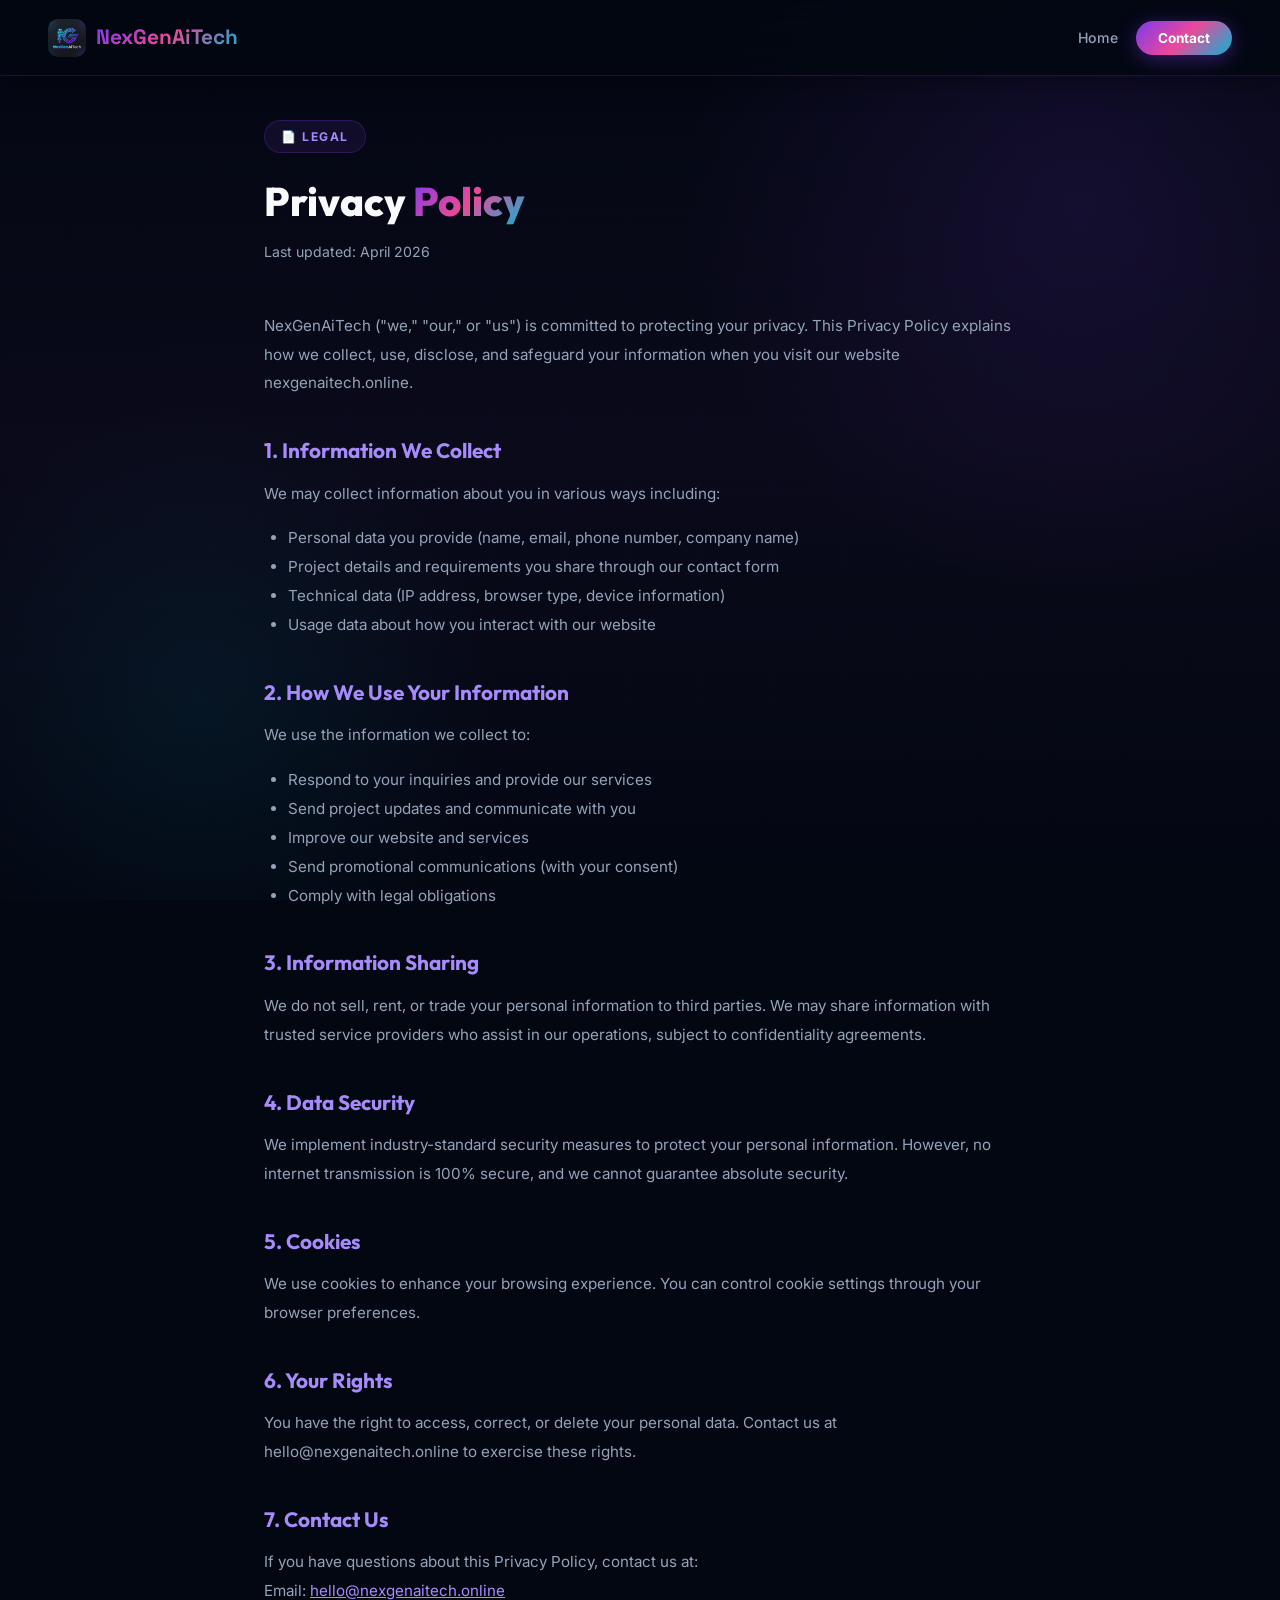
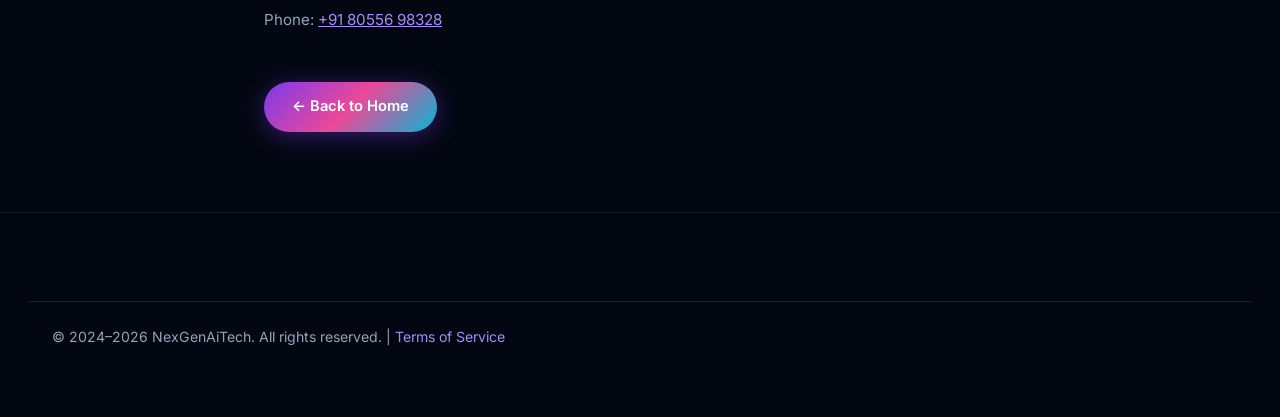
<file: privacy.html>
<!DOCTYPE html>
<html lang="en">
<head>
  <meta charset="UTF-8" />
  <meta name="viewport" content="width=device-width, initial-scale=1.0" />
  <title>Privacy Policy — NexGenAiTech</title>
  <meta name="description" content="NexGenAiTech Privacy Policy — how we collect, use, and protect your data." />
  <link rel="icon" href="logo.png" type="image/png" />
  <link rel="stylesheet" href="style.css" />
  <style>
    .legal-content { max-width: 800px; margin: 0 auto; padding: 120px 24px 80px; }
    .legal-content h1 { font-family:'Outfit',sans-serif; font-size:2.5rem; font-weight:800; margin-bottom:8px; }
    .legal-content .date { color:var(--text-secondary); font-size:0.88rem; margin-bottom:48px; }
    .legal-content h2 { font-family:'Outfit',sans-serif; font-size:1.3rem; font-weight:700; margin:36px 0 12px; color:var(--primary-light); }
    .legal-content p { color:var(--text-secondary); line-height:1.9; margin-bottom:16px; font-size:0.95rem; }
    .legal-content ul { color:var(--text-secondary); padding-left:24px; margin-bottom:16px; line-height:1.9; font-size:0.95rem; }
  </style>
</head>
<body>
<div class="bg-animated"></div>
<div class="grid-overlay"></div>
<nav class="navbar scrolled">
  <div class="nav-container">
    <a href="index.html" class="nav-logo"><img src="logo.png" alt="NexGenAiTech" /><span class="nav-logo-text">NexGenAiTech</span></a>
    <ul class="nav-links"><li><a href="index.html">Home</a></li><li><a href="contact.html" class="nav-cta">Contact</a></li></ul>
  </div>
</nav>
<div class="legal-content">
  <div class="section-badge" style="margin-bottom:16px">📄 Legal</div>
  <h1>Privacy <span class="gradient-text">Policy</span></h1>
  <div class="date">Last updated: April 2026</div>
  <p>NexGenAiTech ("we," "our," or "us") is committed to protecting your privacy. This Privacy Policy explains how we collect, use, disclose, and safeguard your information when you visit our website nexgenaitech.online.</p>

  <h2>1. Information We Collect</h2>
  <p>We may collect information about you in various ways including:</p>
  <ul>
    <li>Personal data you provide (name, email, phone number, company name)</li>
    <li>Project details and requirements you share through our contact form</li>
    <li>Technical data (IP address, browser type, device information)</li>
    <li>Usage data about how you interact with our website</li>
  </ul>

  <h2>2. How We Use Your Information</h2>
  <p>We use the information we collect to:</p>
  <ul>
    <li>Respond to your inquiries and provide our services</li>
    <li>Send project updates and communicate with you</li>
    <li>Improve our website and services</li>
    <li>Send promotional communications (with your consent)</li>
    <li>Comply with legal obligations</li>
  </ul>

  <h2>3. Information Sharing</h2>
  <p>We do not sell, rent, or trade your personal information to third parties. We may share information with trusted service providers who assist in our operations, subject to confidentiality agreements.</p>

  <h2>4. Data Security</h2>
  <p>We implement industry-standard security measures to protect your personal information. However, no internet transmission is 100% secure, and we cannot guarantee absolute security.</p>

  <h2>5. Cookies</h2>
  <p>We use cookies to enhance your browsing experience. You can control cookie settings through your browser preferences.</p>

  <h2>6. Your Rights</h2>
  <p>You have the right to access, correct, or delete your personal data. Contact us at hello@nexgenaitech.online to exercise these rights.</p>

  <h2>7. Contact Us</h2>
  <p>If you have questions about this Privacy Policy, contact us at:<br>
  Email: <a href="mailto:hello@nexgenaitech.online" style="color:var(--primary-light)">hello@nexgenaitech.online</a><br>
  Phone: <a href="tel:+918055698328" style="color:var(--primary-light)">+91 80556 98328</a></p>

  <div style="margin-top:48px">
    <a href="index.html" class="btn btn-primary">← Back to Home</a>
  </div>
</div>
<footer class="footer" style="margin-top:0">
  <div class="footer-bottom" style="border-top:1px solid var(--glass-border);padding:24px;text-align:center">
    <p style="color:var(--text-secondary);font-size:0.88rem">© 2024–2026 NexGenAiTech. All rights reserved. | <a href="terms.html" style="color:var(--primary-light)">Terms of Service</a></p>
  </div>
</footer>
</body>
</html>
</file>
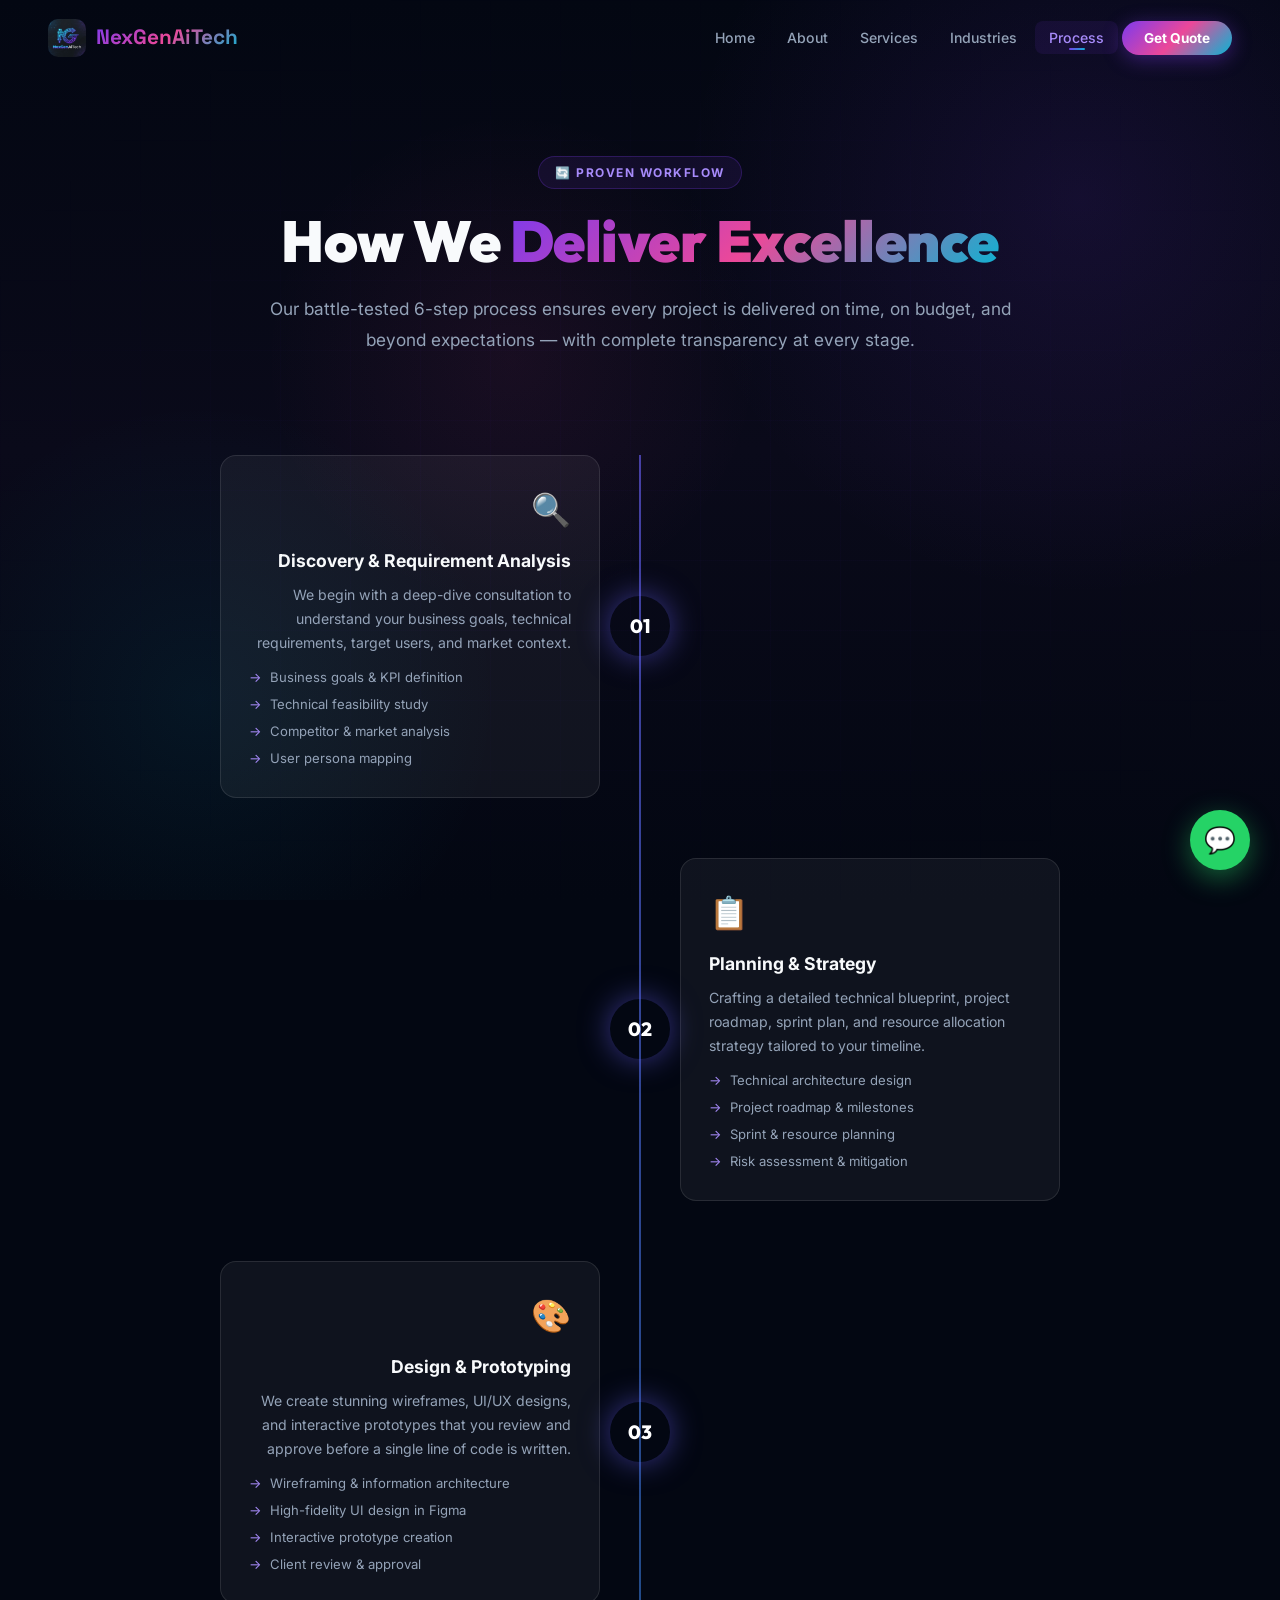
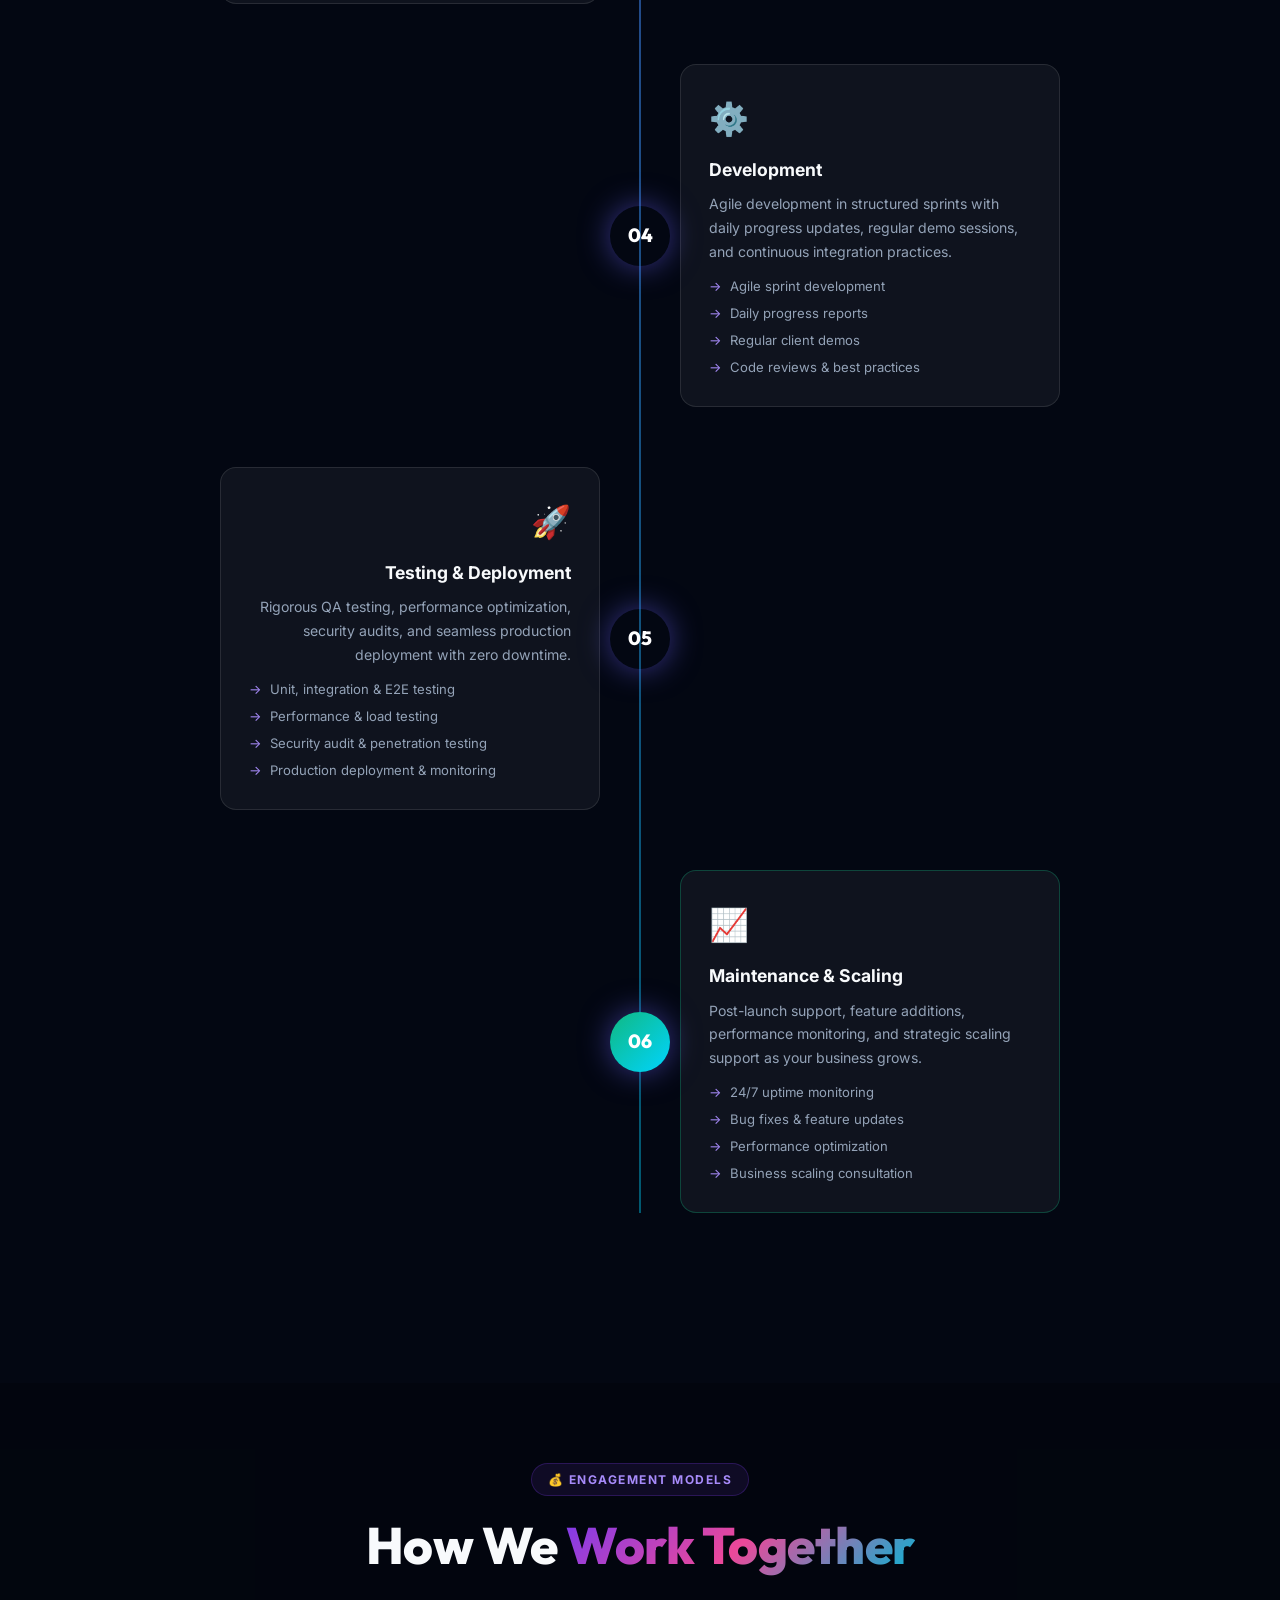
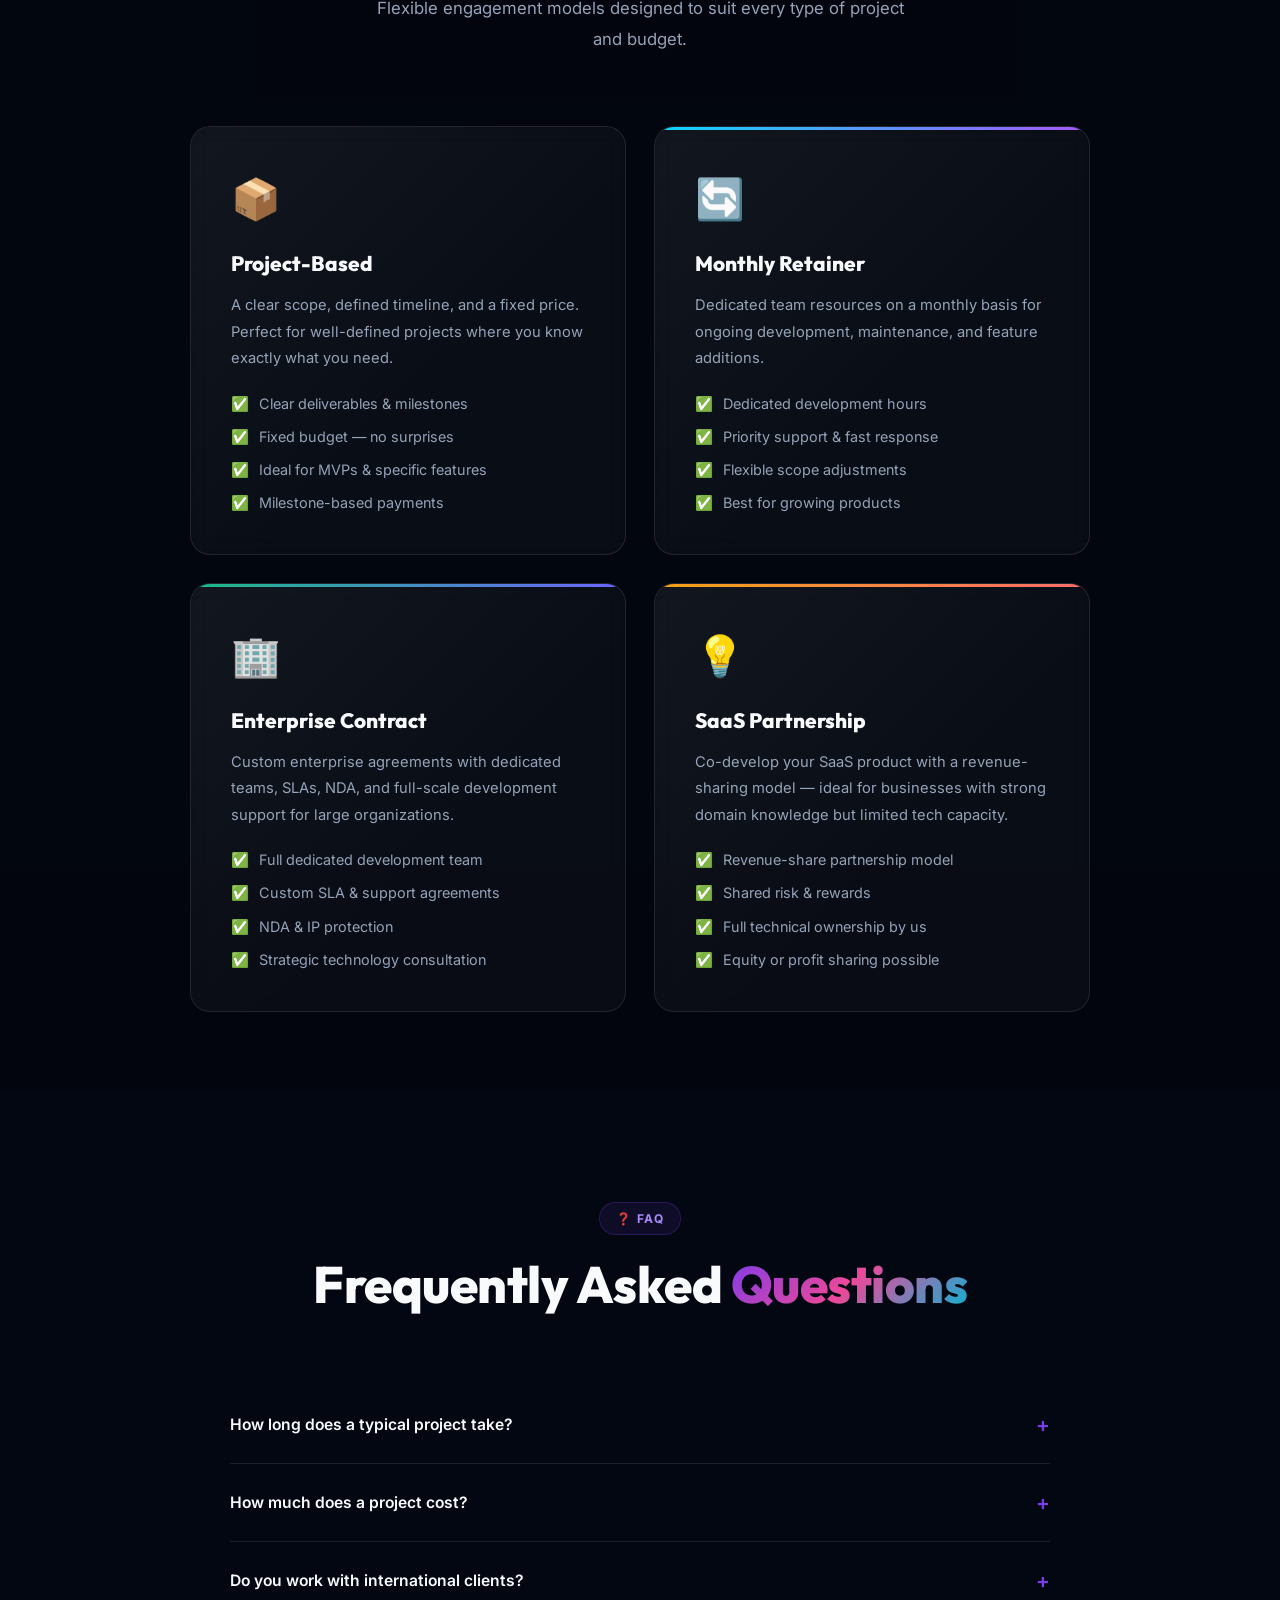
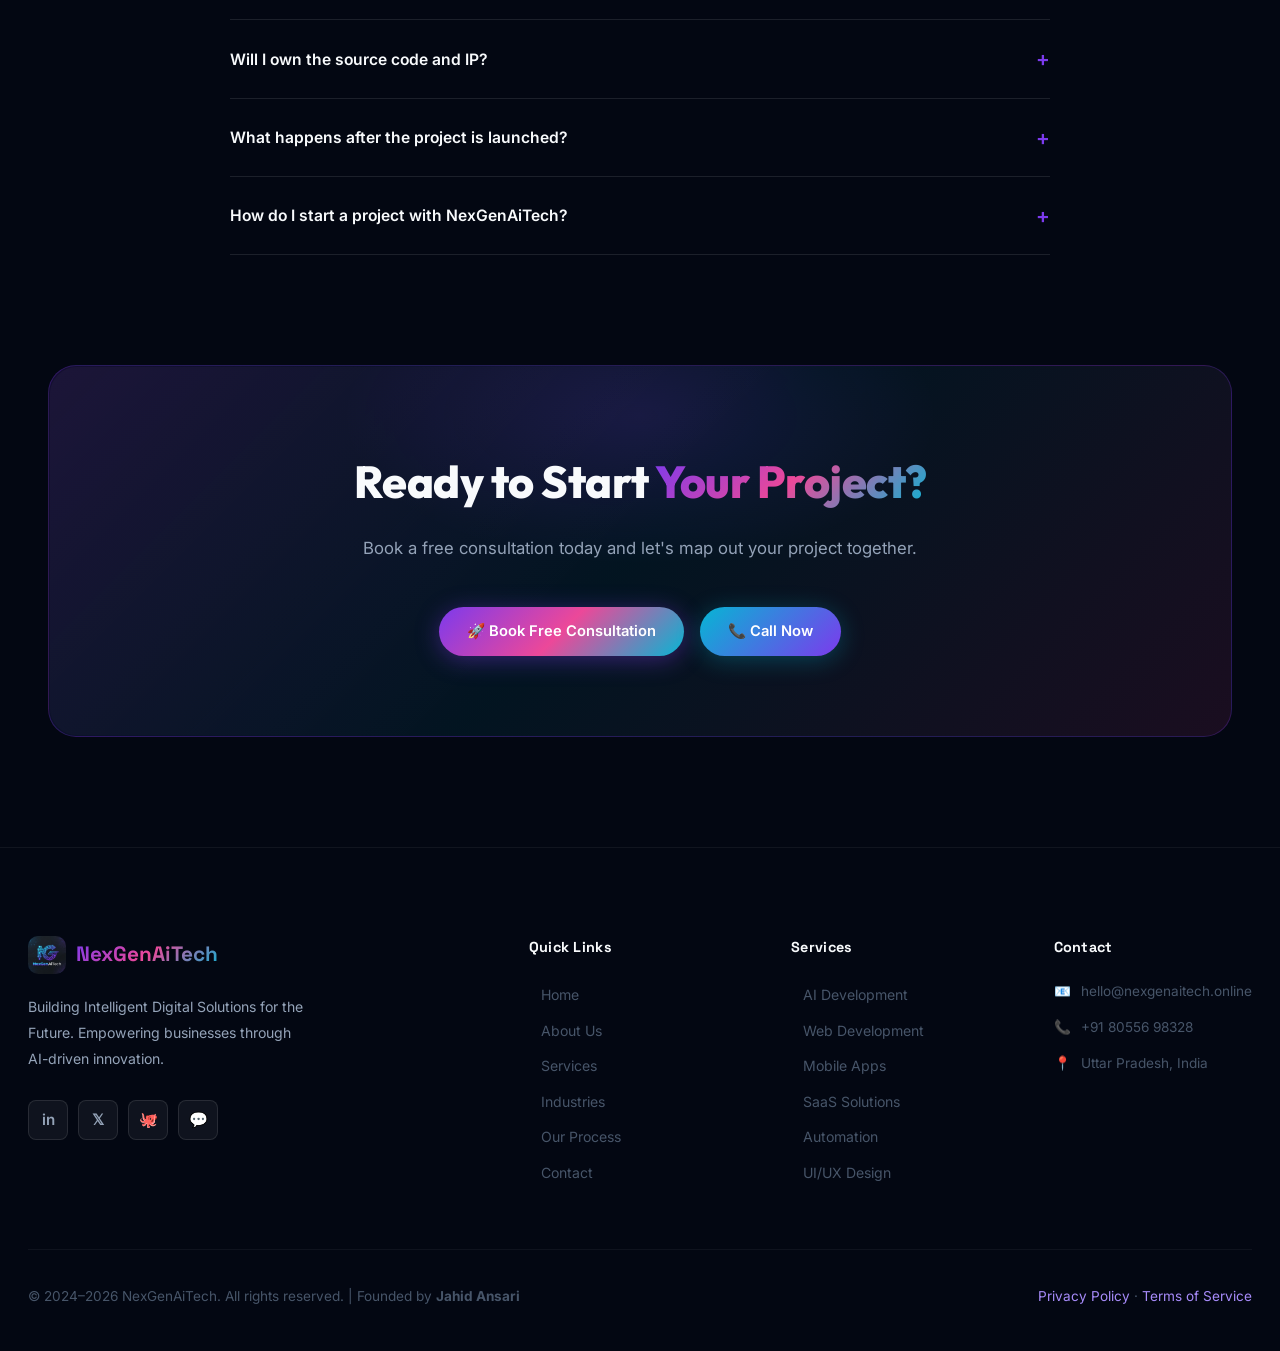
<file: process.html>
<!DOCTYPE html>
<html lang="en">
<head>
  <meta charset="UTF-8" />
  <meta name="viewport" content="width=device-width, initial-scale=1.0" />
  <title>Our Process — NexGenAiTech | How We Deliver AI Projects</title>
  <meta name="description" content="Discover NexGenAiTech's proven 6-step project delivery process — from discovery and planning to development, testing, and long-term scaling." />
  <link rel="icon" href="logo.png" type="image/png" />
  <link rel="stylesheet" href="style.css" />
  <style>
    .process-timeline {
      position: relative;
      max-width: 900px;
      margin: 0 auto;
    }
    .process-timeline::before {
      content: '';
      position: absolute;
      left: 50%;
      top: 0;
      bottom: 0;
      width: 2px;
      background: linear-gradient(180deg, rgba(108,99,255,0.6) 0%, rgba(0,212,255,0.4) 100%);
      transform: translateX(-50%);
    }
    .timeline-item {
      display: grid;
      grid-template-columns: 1fr 80px 1fr;
      gap: 0;
      margin-bottom: 60px;
      align-items: center;
    }
    .timeline-item:nth-child(odd) .tl-content { grid-column: 1; text-align: right; }
    .timeline-item:nth-child(odd) .tl-empty { grid-column: 3; }
    .timeline-item:nth-child(even) .tl-content { grid-column: 3; text-align: left; }
    .timeline-item:nth-child(even) .tl-empty { grid-column: 1; }
    .tl-center { grid-column: 2; display: flex; justify-content: center; position: relative; z-index: 1; }
    .tl-node {
      width: 60px;
      height: 60px;
      border-radius: 50%;
      background: var(--gradient-1);
      display: flex;
      align-items: center;
      justify-content: center;
      font-family: 'Outfit', sans-serif;
      font-size: 1.2rem;
      font-weight: 800;
      color: white;
      box-shadow: 0 0 30px rgba(108,99,255,0.5);
      flex-shrink: 0;
    }
    .tl-card {
      background: var(--glass);
      border: 1px solid var(--glass-border);
      border-radius: 16px;
      padding: 28px;
      transition: var(--transition);
      display: inline-block;
      max-width: 380px;
    }
    .tl-card:hover {
      border-color: rgba(108,99,255,0.3);
      background: var(--bg-card-hover);
      transform: translateY(-4px);
      box-shadow: var(--shadow-glow);
    }
    .tl-icon { font-size: 2rem; margin-bottom: 12px; display: block; }
    .tl-card h3 { font-weight: 700; font-size: 1.1rem; margin-bottom: 8px; }
    .tl-card p { color: var(--text-secondary); font-size: 0.88rem; line-height: 1.7; }
    .tl-card ul { list-style: none; margin-top: 12px; display: flex; flex-direction: column; gap: 6px; }
    .tl-card ul li { font-size: 0.82rem; color: var(--text-secondary); display: flex; align-items: center; gap: 8px; }
    .tl-card ul li::before { content: '→'; color: var(--primary-light); }
    @media (max-width: 768px) {
      .process-timeline::before { left: 30px; }
      .timeline-item { grid-template-columns: 60px 1fr; }
      .timeline-item:nth-child(odd) .tl-content,
      .timeline-item:nth-child(even) .tl-content { grid-column: 2; text-align: left; }
      .tl-center { grid-column: 1; }
      .tl-empty { display: none; }
      .tl-card { max-width: 100%; }
    }
  </style>
</head>
<body>

<div class="bg-animated"><div class="bg-orb"></div></div>
<div class="grid-overlay"></div>



<nav class="navbar" id="navbar">
  <div class="nav-container">
    <a href="index.html" class="nav-logo">
      <img src="logo.png" alt="NexGenAiTech Logo" />
      <span class="nav-logo-text">NexGenAiTech</span>
    </a>
    <ul class="nav-links" id="navLinks">
      <li><a href="index.html">Home</a></li>
      <li><a href="about.html">About</a></li>
      <li><a href="services.html">Services</a></li>
      <li><a href="industries.html">Industries</a></li>
      <li><a href="process.html" class="active">Process</a></li>
      <li><a href="contact.html" class="nav-cta">Get Quote</a></li>
    </ul>
    <div class="nav-toggle" id="navToggle"><span></span><span></span><span></span></div>
  </div>
</nav>

<div class="page-hero">
  <div class="section-badge reveal">🔄 Proven Workflow</div>
  <h1 class="page-hero-title reveal reveal-delay-1">How We <span class="gradient-text">Deliver Excellence</span></h1>
  <p class="page-hero-subtitle reveal reveal-delay-2">Our battle-tested 6-step process ensures every project is delivered on time, on budget, and beyond expectations — with complete transparency at every stage.</p>
</div>

<!-- Process Timeline -->
<section class="section" style="padding-top:20px">
  <div class="process-timeline">

    <div class="timeline-item reveal">
      <div class="tl-content">
        <div class="tl-card" style="width:100%">
          <span class="tl-icon">🔍</span>
          <h3>Discovery & Requirement Analysis</h3>
          <p>We begin with a deep-dive consultation to understand your business goals, technical requirements, target users, and market context.</p>
          <ul>
            <li>Business goals & KPI definition</li>
            <li>Technical feasibility study</li>
            <li>Competitor & market analysis</li>
            <li>User persona mapping</li>
          </ul>
        </div>
      </div>
      <div class="tl-center">
        <div class="tl-node">01</div>
      </div>
      <div class="tl-empty"></div>
    </div>

    <div class="timeline-item reveal">
      <div class="tl-empty"></div>
      <div class="tl-center">
        <div class="tl-node">02</div>
      </div>
      <div class="tl-content">
        <div class="tl-card" style="width:100%">
          <span class="tl-icon">📋</span>
          <h3>Planning & Strategy</h3>
          <p>Crafting a detailed technical blueprint, project roadmap, sprint plan, and resource allocation strategy tailored to your timeline.</p>
          <ul>
            <li>Technical architecture design</li>
            <li>Project roadmap & milestones</li>
            <li>Sprint & resource planning</li>
            <li>Risk assessment & mitigation</li>
          </ul>
        </div>
      </div>
    </div>

    <div class="timeline-item reveal">
      <div class="tl-content">
        <div class="tl-card" style="width:100%">
          <span class="tl-icon">🎨</span>
          <h3>Design & Prototyping</h3>
          <p>We create stunning wireframes, UI/UX designs, and interactive prototypes that you review and approve before a single line of code is written.</p>
          <ul>
            <li>Wireframing & information architecture</li>
            <li>High-fidelity UI design in Figma</li>
            <li>Interactive prototype creation</li>
            <li>Client review & approval</li>
          </ul>
        </div>
      </div>
      <div class="tl-center">
        <div class="tl-node">03</div>
      </div>
      <div class="tl-empty"></div>
    </div>

    <div class="timeline-item reveal">
      <div class="tl-empty"></div>
      <div class="tl-center">
        <div class="tl-node">04</div>
      </div>
      <div class="tl-content">
        <div class="tl-card" style="width:100%">
          <span class="tl-icon">⚙️</span>
          <h3>Development</h3>
          <p>Agile development in structured sprints with daily progress updates, regular demo sessions, and continuous integration practices.</p>
          <ul>
            <li>Agile sprint development</li>
            <li>Daily progress reports</li>
            <li>Regular client demos</li>
            <li>Code reviews & best practices</li>
          </ul>
        </div>
      </div>
    </div>

    <div class="timeline-item reveal">
      <div class="tl-content">
        <div class="tl-card" style="width:100%">
          <span class="tl-icon">🚀</span>
          <h3>Testing & Deployment</h3>
          <p>Rigorous QA testing, performance optimization, security audits, and seamless production deployment with zero downtime.</p>
          <ul>
            <li>Unit, integration & E2E testing</li>
            <li>Performance & load testing</li>
            <li>Security audit & penetration testing</li>
            <li>Production deployment & monitoring</li>
          </ul>
        </div>
      </div>
      <div class="tl-center">
        <div class="tl-node">05</div>
      </div>
      <div class="tl-empty"></div>
    </div>

    <div class="timeline-item reveal">
      <div class="tl-empty"></div>
      <div class="tl-center">
        <div class="tl-node" style="background:linear-gradient(135deg,#10B981,#00D4FF)">06</div>
      </div>
      <div class="tl-content">
        <div class="tl-card" style="width:100%;border-color:rgba(16,185,129,0.3)">
          <span class="tl-icon">📈</span>
          <h3>Maintenance & Scaling</h3>
          <p>Post-launch support, feature additions, performance monitoring, and strategic scaling support as your business grows.</p>
          <ul>
            <li>24/7 uptime monitoring</li>
            <li>Bug fixes & feature updates</li>
            <li>Performance optimization</li>
            <li>Business scaling consultation</li>
          </ul>
        </div>
      </div>
    </div>

  </div>
</section>

<!-- Business Model -->
<section style="padding: 80px 0; background: rgba(0,0,0,0.2);">
  <div class="section" style="padding-top:0;padding-bottom:0">
    <div class="section-header reveal">
      <div class="section-badge">💰 Engagement Models</div>
      <h2 class="section-title">How We <span class="gradient-text">Work Together</span></h2>
      <p class="section-subtitle">Flexible engagement models designed to suit every type of project and budget.</p>
    </div>
    <div style="display:grid;grid-template-columns:repeat(2,1fr);gap:28px;max-width:900px;margin:0 auto">
      <div class="glass-card reveal" style="padding:40px;position:relative;overflow:hidden">
        <div style="position:absolute;top:0;left:0;right:0;height:3px;background:var(--gradient-1)"></div>
        <div style="font-size:2.5rem;margin-bottom:16px">📦</div>
        <h3 style="font-family:'Outfit',sans-serif;font-size:1.3rem;font-weight:800;margin-bottom:12px">Project-Based</h3>
        <p style="color:var(--text-secondary);font-size:0.92rem;line-height:1.8;margin-bottom:20px">A clear scope, defined timeline, and a fixed price. Perfect for well-defined projects where you know exactly what you need.</p>
        <ul style="list-style:none;display:flex;flex-direction:column;gap:10px">
          <li style="display:flex;align-items:center;gap:10px;font-size:0.9rem;color:var(--text-secondary)"><span style="color:var(--success)">✅</span> Clear deliverables & milestones</li>
          <li style="display:flex;align-items:center;gap:10px;font-size:0.9rem;color:var(--text-secondary)"><span style="color:var(--success)">✅</span> Fixed budget — no surprises</li>
          <li style="display:flex;align-items:center;gap:10px;font-size:0.9rem;color:var(--text-secondary)"><span style="color:var(--success)">✅</span> Ideal for MVPs & specific features</li>
          <li style="display:flex;align-items:center;gap:10px;font-size:0.9rem;color:var(--text-secondary)"><span style="color:var(--success)">✅</span> Milestone-based payments</li>
        </ul>
      </div>
      <div class="glass-card reveal reveal-delay-1" style="padding:40px;position:relative;overflow:hidden">
        <div style="position:absolute;top:0;left:0;right:0;height:3px;background:linear-gradient(135deg,#00D4FF,#A855F7)"></div>
        <div style="font-size:2.5rem;margin-bottom:16px">🔄</div>
        <h3 style="font-family:'Outfit',sans-serif;font-size:1.3rem;font-weight:800;margin-bottom:12px">Monthly Retainer</h3>
        <p style="color:var(--text-secondary);font-size:0.92rem;line-height:1.8;margin-bottom:20px">Dedicated team resources on a monthly basis for ongoing development, maintenance, and feature additions.</p>
        <ul style="list-style:none;display:flex;flex-direction:column;gap:10px">
          <li style="display:flex;align-items:center;gap:10px;font-size:0.9rem;color:var(--text-secondary)"><span style="color:var(--success)">✅</span> Dedicated development hours</li>
          <li style="display:flex;align-items:center;gap:10px;font-size:0.9rem;color:var(--text-secondary)"><span style="color:var(--success)">✅</span> Priority support & fast response</li>
          <li style="display:flex;align-items:center;gap:10px;font-size:0.9rem;color:var(--text-secondary)"><span style="color:var(--success)">✅</span> Flexible scope adjustments</li>
          <li style="display:flex;align-items:center;gap:10px;font-size:0.9rem;color:var(--text-secondary)"><span style="color:var(--success)">✅</span> Best for growing products</li>
        </ul>
      </div>
      <div class="glass-card reveal" style="padding:40px;position:relative;overflow:hidden">
        <div style="position:absolute;top:0;left:0;right:0;height:3px;background:linear-gradient(135deg,#10B981,#6C63FF)"></div>
        <div style="font-size:2.5rem;margin-bottom:16px">🏢</div>
        <h3 style="font-family:'Outfit',sans-serif;font-size:1.3rem;font-weight:800;margin-bottom:12px">Enterprise Contract</h3>
        <p style="color:var(--text-secondary);font-size:0.92rem;line-height:1.8;margin-bottom:20px">Custom enterprise agreements with dedicated teams, SLAs, NDA, and full-scale development support for large organizations.</p>
        <ul style="list-style:none;display:flex;flex-direction:column;gap:10px">
          <li style="display:flex;align-items:center;gap:10px;font-size:0.9rem;color:var(--text-secondary)"><span style="color:var(--success)">✅</span> Full dedicated development team</li>
          <li style="display:flex;align-items:center;gap:10px;font-size:0.9rem;color:var(--text-secondary)"><span style="color:var(--success)">✅</span> Custom SLA & support agreements</li>
          <li style="display:flex;align-items:center;gap:10px;font-size:0.9rem;color:var(--text-secondary)"><span style="color:var(--success)">✅</span> NDA & IP protection</li>
          <li style="display:flex;align-items:center;gap:10px;font-size:0.9rem;color:var(--text-secondary)"><span style="color:var(--success)">✅</span> Strategic technology consultation</li>
        </ul>
      </div>
      <div class="glass-card reveal reveal-delay-1" style="padding:40px;position:relative;overflow:hidden">
        <div style="position:absolute;top:0;left:0;right:0;height:3px;background:linear-gradient(135deg,#F59E0B,#FF6B6B)"></div>
        <div style="font-size:2.5rem;margin-bottom:16px">💡</div>
        <h3 style="font-family:'Outfit',sans-serif;font-size:1.3rem;font-weight:800;margin-bottom:12px">SaaS Partnership</h3>
        <p style="color:var(--text-secondary);font-size:0.92rem;line-height:1.8;margin-bottom:20px">Co-develop your SaaS product with a revenue-sharing model — ideal for businesses with strong domain knowledge but limited tech capacity.</p>
        <ul style="list-style:none;display:flex;flex-direction:column;gap:10px">
          <li style="display:flex;align-items:center;gap:10px;font-size:0.9rem;color:var(--text-secondary)"><span style="color:var(--success)">✅</span> Revenue-share partnership model</li>
          <li style="display:flex;align-items:center;gap:10px;font-size:0.9rem;color:var(--text-secondary)"><span style="color:var(--success)">✅</span> Shared risk & rewards</li>
          <li style="display:flex;align-items:center;gap:10px;font-size:0.9rem;color:var(--text-secondary)"><span style="color:var(--success)">✅</span> Full technical ownership by us</li>
          <li style="display:flex;align-items:center;gap:10px;font-size:0.9rem;color:var(--text-secondary)"><span style="color:var(--success)">✅</span> Equity or profit sharing possible</li>
        </ul>
      </div>
    </div>
  </div>
</section>

<!-- FAQ -->
<section class="section">
  <div class="section-header reveal">
    <div class="section-badge">❓ FAQ</div>
    <h2 class="section-title">Frequently Asked <span class="gradient-text">Questions</span></h2>
  </div>
  <div class="faq-list">
    <div class="faq-item reveal">
      <div class="faq-question" onclick="toggleFAQ(this)">
        How long does a typical project take?
        <span class="faq-icon">+</span>
      </div>
      <div class="faq-answer">
        <p>Project timelines vary by complexity. A simple website takes 1–2 weeks, while a full SaaS platform can take 6–16 weeks. During our discovery call, we'll give you a precise timeline based on your specific requirements.</p>
      </div>
    </div>
    <div class="faq-item reveal">
      <div class="faq-question" onclick="toggleFAQ(this)">
        How much does a project cost?
        <span class="faq-icon">+</span>
      </div>
      <div class="faq-answer">
        <p>Our pricing is custom based on project requirements. We offer startup-friendly rates with flexible payment models — project-based, retainer, or milestone-based. We believe in complete transparency — no hidden costs ever.</p>
      </div>
    </div>
    <div class="faq-item reveal">
      <div class="faq-question" onclick="toggleFAQ(this)">
        Do you work with international clients?
        <span class="faq-icon">+</span>
      </div>
      <div class="faq-answer">
        <p>Absolutely! We serve clients globally across USA, UK, UAE, Singapore, Australia, and beyond. We offer flexible working hours to accommodate different time zones and use tools like Slack, Zoom, and Notion for seamless remote collaboration.</p>
      </div>
    </div>
    <div class="faq-item reveal">
      <div class="faq-question" onclick="toggleFAQ(this)">
        Will I own the source code and IP?
        <span class="faq-icon">+</span>
      </div>
      <div class="faq-answer">
        <p>Yes, 100%. Upon project completion and final payment, you receive full ownership of all code, designs, and intellectual property. We can also sign an NDA before starting work for your peace of mind.</p>
      </div>
    </div>
    <div class="faq-item reveal">
      <div class="faq-question" onclick="toggleFAQ(this)">
        What happens after the project is launched?
        <span class="faq-icon">+</span>
      </div>
      <div class="faq-answer">
        <p>We offer flexible post-launch support packages. Whether you need ongoing maintenance, feature additions, or performance monitoring, we stay by your side. Most of our clients continue with a monthly retainer for continued growth support.</p>
      </div>
    </div>
    <div class="faq-item reveal">
      <div class="faq-question" onclick="toggleFAQ(this)">
        How do I start a project with NexGenAiTech?
        <span class="faq-icon">+</span>
      </div>
      <div class="faq-answer">
        <p>Simply reach out via our contact form, email, or WhatsApp. We'll schedule a free 30-minute consultation call, understand your requirements, and send you a detailed proposal with timeline and pricing within 24 hours.</p>
      </div>
    </div>
  </div>
</section>

<!-- CTA -->
<section class="section" style="padding-top:0">
  <div class="cta-banner reveal">
    <h2>Ready to Start <span class="gradient-text">Your Project?</span></h2>
    <p>Book a free consultation today and let's map out your project together.</p>
    <div class="cta-buttons">
      <a href="contact.html" class="btn btn-primary">🚀 Book Free Consultation</a>
      <a href="tel:+918055698328" class="btn btn-accent">📞 Call Now</a>
    </div>
  </div>
</section>

<footer class="footer">
  <div class="footer-grid">
    <div class="footer-brand">
      <a href="index.html" class="nav-logo"><img src="logo.png" alt="NexGenAiTech" /><span class="nav-logo-text">NexGenAiTech</span></a>
      <p>Building Intelligent Digital Solutions for the Future. Empowering businesses through AI-driven innovation.</p>
      <div class="footer-social">
        <a href="#" class="social-link">in</a><a href="#" class="social-link">𝕏</a>
        <a href="#" class="social-link">🐙</a><a href="https://wa.me/918055698328" class="social-link">💬</a>
      </div>
    </div>
    <div class="footer-col">
      <h3>Quick Links</h3>
      <ul>
        <li><a href="index.html">Home</a></li><li><a href="about.html">About Us</a></li>
        <li><a href="services.html">Services</a></li><li><a href="industries.html">Industries</a></li>
        <li><a href="process.html">Our Process</a></li><li><a href="contact.html">Contact</a></li>
      </ul>
    </div>
    <div class="footer-col">
      <h3>Services</h3>
      <ul>
        <li><a href="services.html#ai">AI Development</a></li><li><a href="services.html#web">Web Development</a></li>
        <li><a href="services.html#mobile">Mobile Apps</a></li><li><a href="services.html#saas">SaaS Solutions</a></li>
        <li><a href="services.html#automation">Automation</a></li><li><a href="services.html#ui">UI/UX Design</a></li>
      </ul>
    </div>
    <div class="footer-col">
      <h3>Contact</h3>
      <div class="footer-contact-item"><span>📧</span><a href="mailto:hello@nexgenaitech.online">hello@nexgenaitech.online</a></div>
      <div class="footer-contact-item"><span>📞</span><a href="tel:+918055698328">+91 80556 98328</a></div>
      <div class="footer-contact-item"><span>📍</span><span>Uttar Pradesh, India</span></div>
    </div>
  </div>
  <div class="footer-bottom">
    <p>© 2024–2026 NexGenAiTech. All rights reserved. | Founded by <strong>Jahid Ansari</strong></p>
    <p><a href="privacy.html">Privacy Policy</a> · <a href="terms.html">Terms of Service</a></p>
  </div>
</footer>

<a href="https://wa.me/918055698328" target="_blank" class="whatsapp-btn">💬</a>
<button class="back-top" id="backTop">↑</button>

<script>
function toggleFAQ(el) {
  const item = el.parentElement;
  item.classList.toggle('open');
}
const navbar = document.getElementById('navbar');
window.addEventListener('scroll', () => {
  navbar.classList.toggle('scrolled', window.scrollY > 50);
  document.getElementById('backTop').classList.toggle('visible', window.scrollY > 400);
});
const navToggle = document.getElementById('navToggle');
const navLinks = document.getElementById('navLinks');
navToggle.addEventListener('click', () => { navToggle.classList.toggle('open'); navLinks.classList.toggle('open'); });
document.getElementById('backTop').addEventListener('click', () => window.scrollTo({top:0,behavior:'smooth'}));
const observer = new IntersectionObserver(entries => entries.forEach(e => { if(e.isIntersecting) e.target.classList.add('visible'); }), {threshold:0.1});
document.querySelectorAll('.reveal').forEach(el => observer.observe(el));
setTimeout(() => document.querySelectorAll('.reveal').forEach(el => { if(el.getBoundingClientRect().top < window.innerHeight) el.classList.add('visible'); }), 100);
</script>
</body>
</html>
</file>
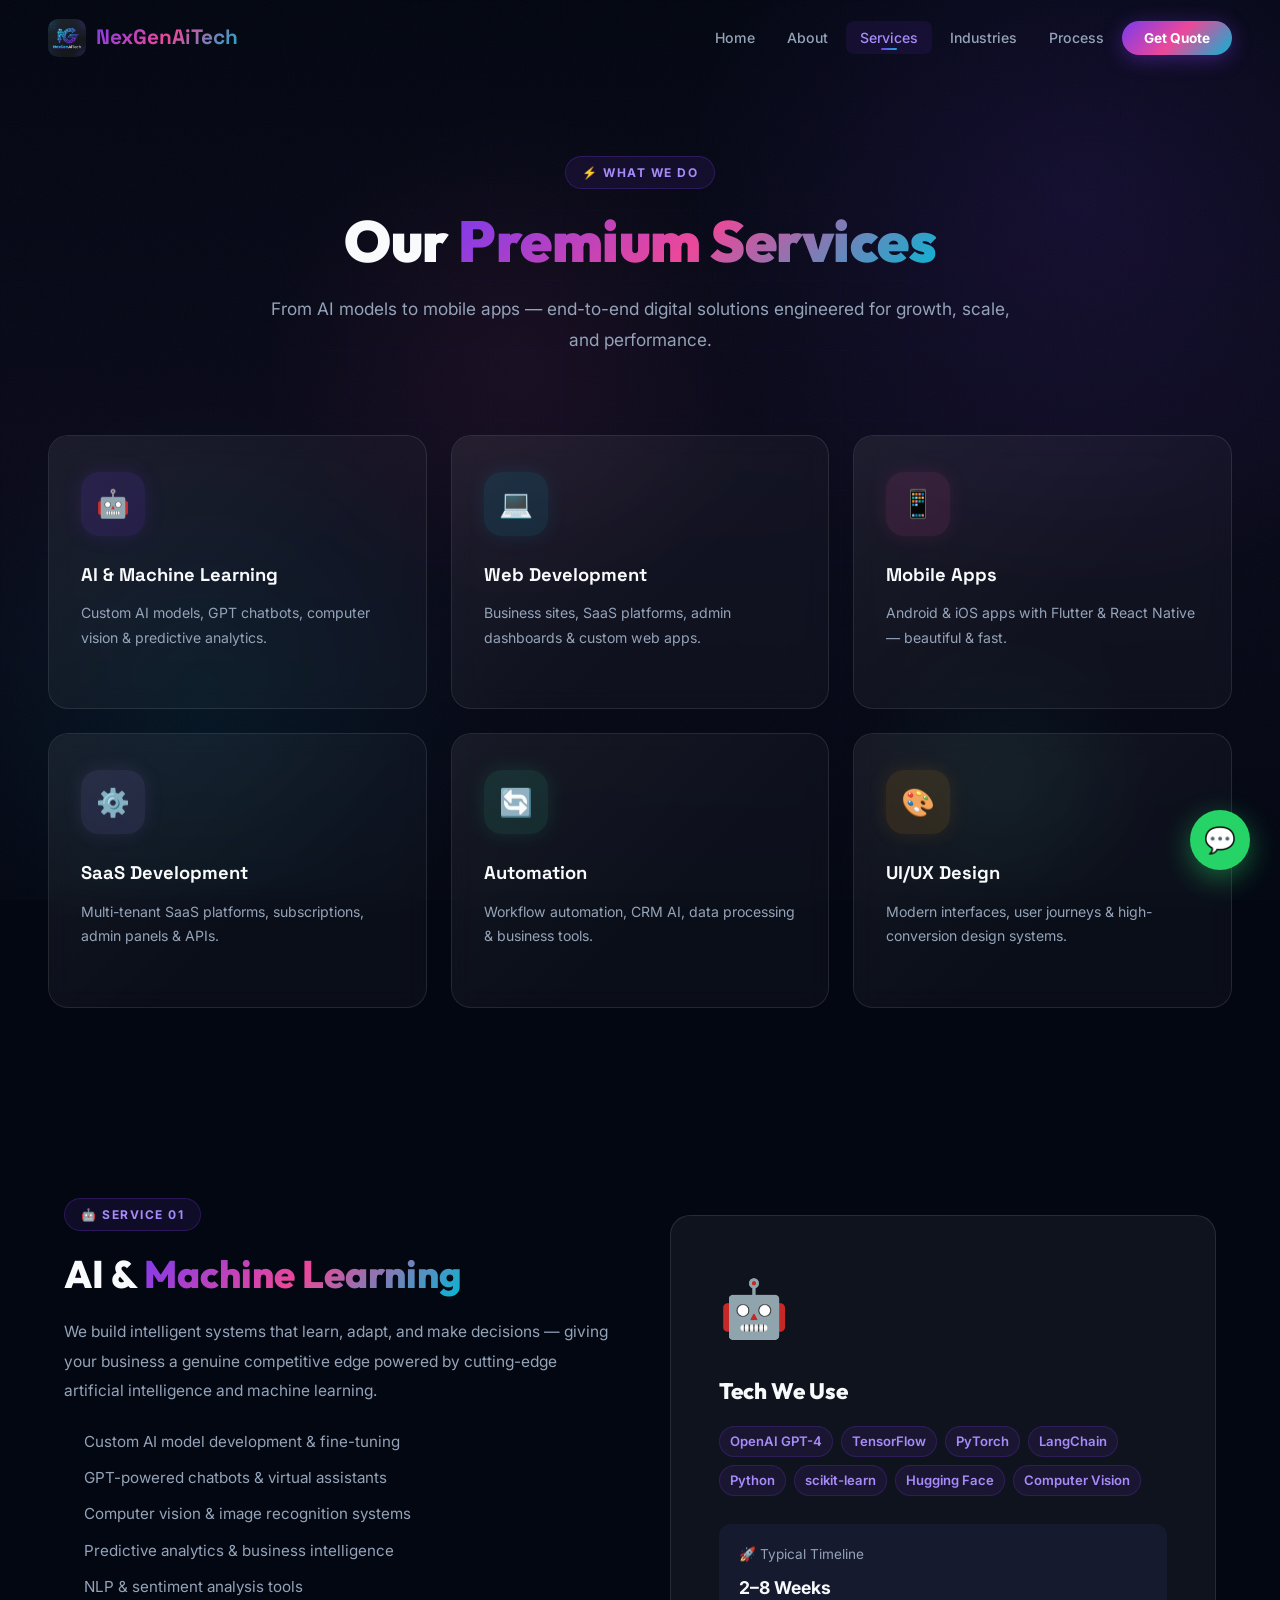
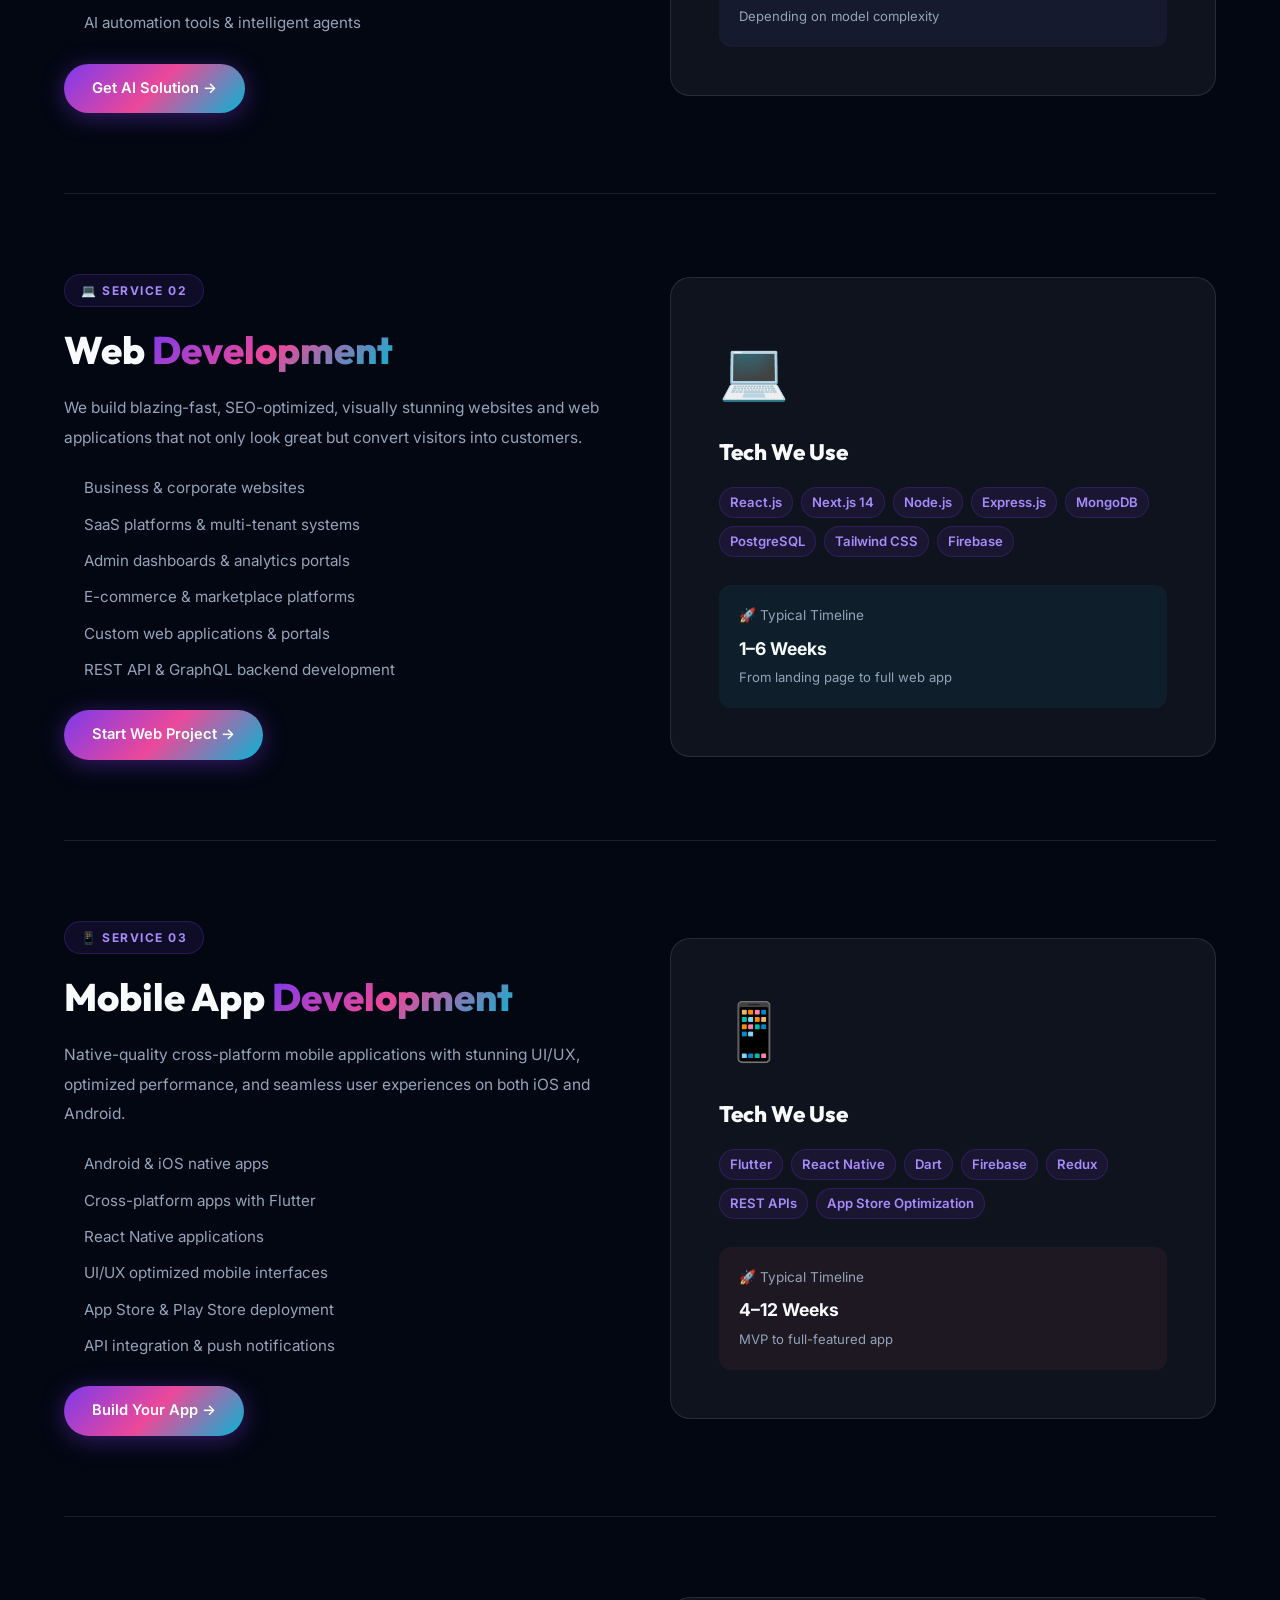
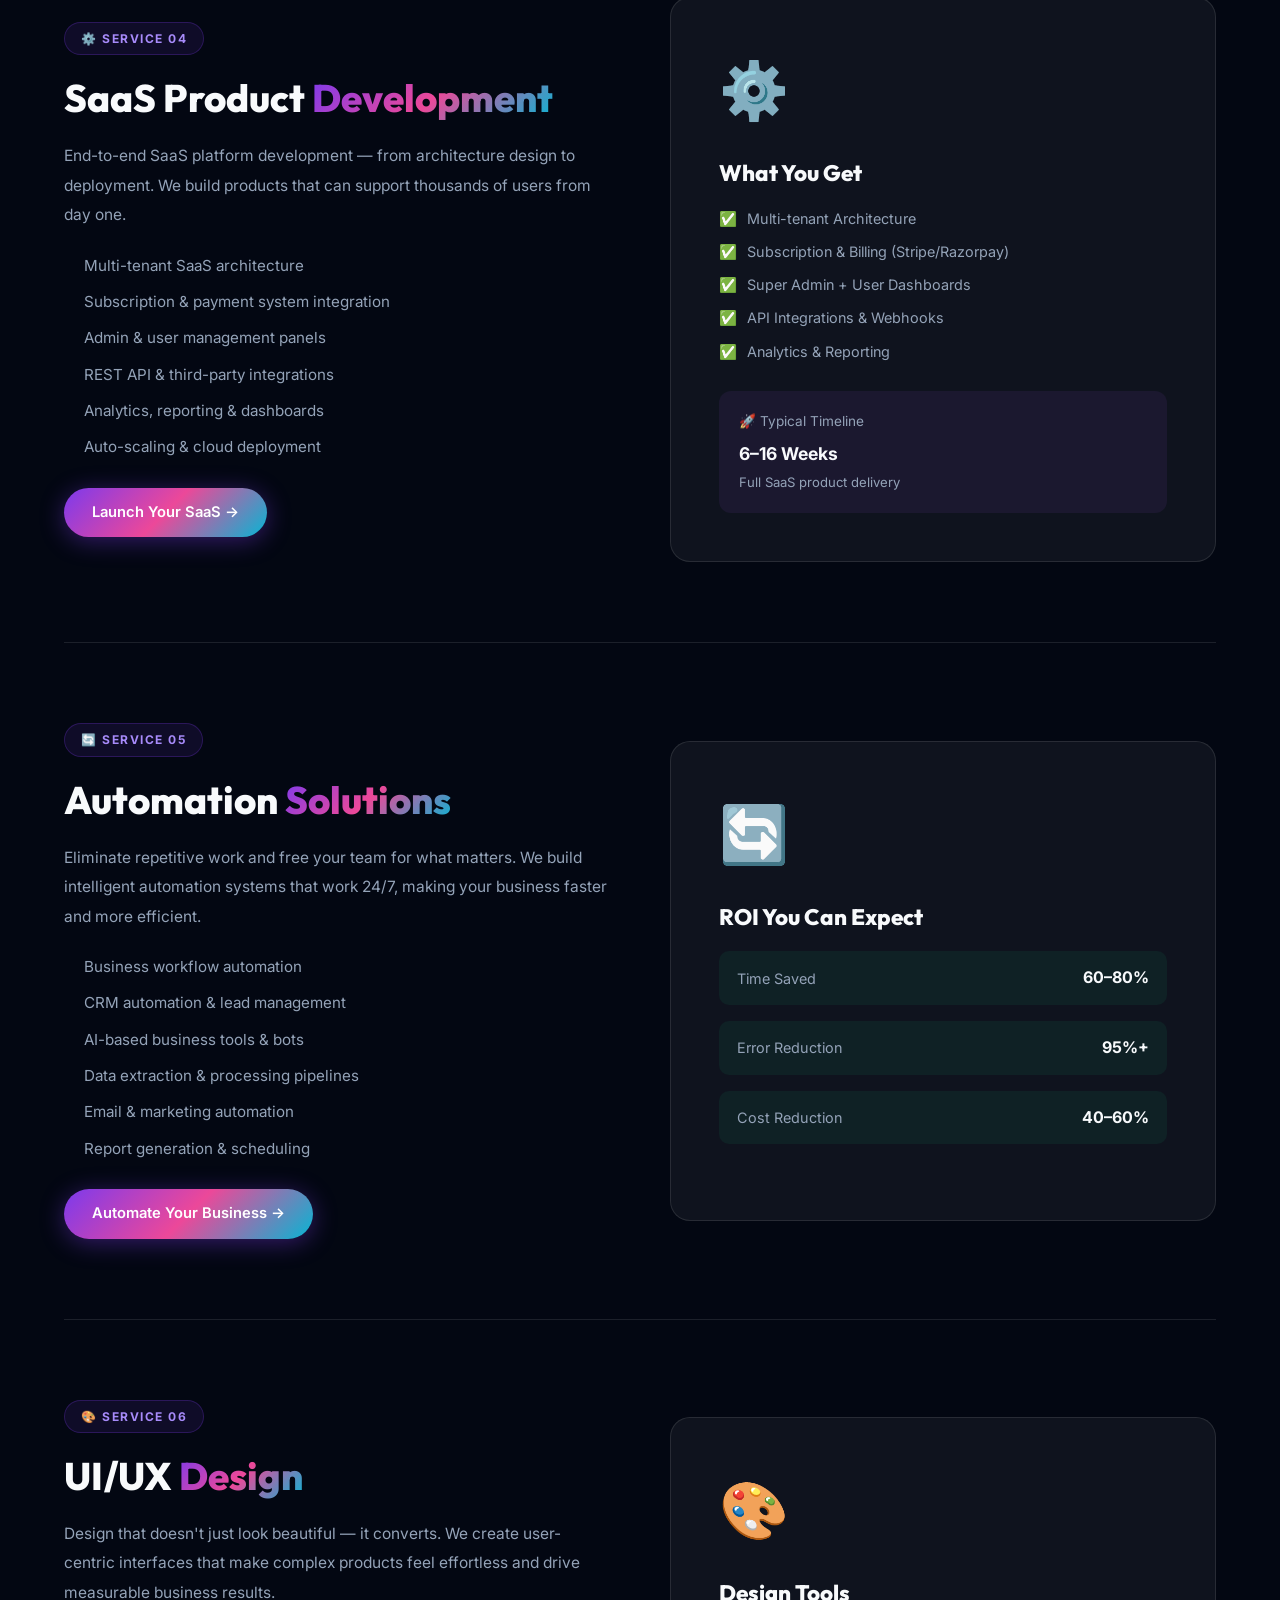
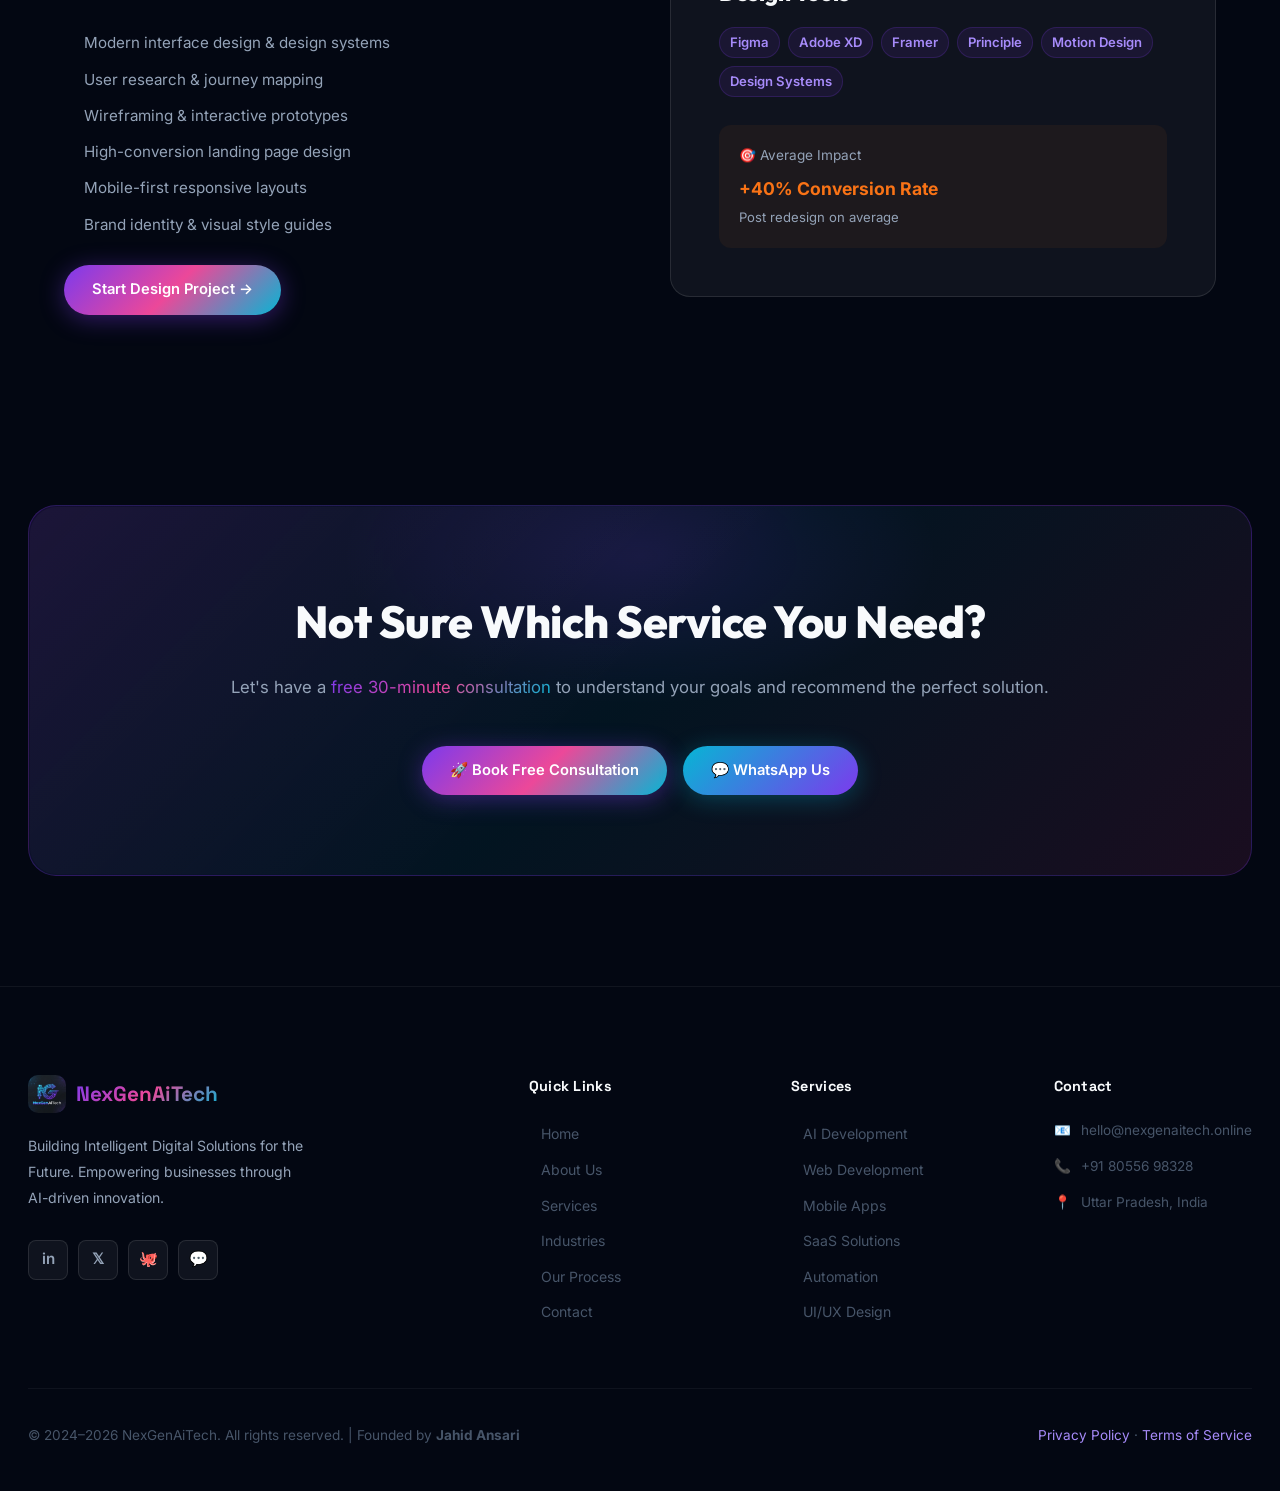
<file: services.html>
<!DOCTYPE html>
<html lang="en">
<head>
  <meta charset="UTF-8" />
  <meta name="viewport" content="width=device-width, initial-scale=1.0" />
  <title>Services — NexGenAiTech | AI, Web, Mobile & SaaS Development</title>
  <meta name="description" content="Explore NexGenAiTech's full range of services: AI & ML development, web development, mobile apps, SaaS platforms, automation solutions, and UI/UX design." />
  <link rel="icon" href="logo.png" type="image/png" />
  <link rel="stylesheet" href="style.css" />
  <style>
    .service-detail {
      display: grid;
      grid-template-columns: 1fr 1fr;
      gap: 60px;
      align-items: center;
      padding: 80px 0;
      border-bottom: 1px solid var(--glass-border);
    }
    .service-detail:last-child { border-bottom: none; }
    .service-detail.reverse { direction: rtl; }
    .service-detail.reverse > * { direction: ltr; }
    .service-bullet { display: flex; align-items: center; gap: 12px; margin-bottom: 12px; color: var(--text-secondary); font-size: 0.95rem; }
    .service-bullet::before { content: ''; width: 8px; height: 8px; border-radius: 50%; background: var(--gradient-1); flex-shrink: 0; }
    .service-number-big {
      font-family: 'Outfit', sans-serif;
      font-size: 7rem;
      font-weight: 900;
      line-height: 1;
      background: var(--gradient-1);
      -webkit-background-clip: text;
      -webkit-text-fill-color: transparent;
      background-clip: text;
      opacity: 0.15;
      position: absolute;
      top: -20px;
      right: 0;
    }
    .service-detail-card {
      padding: 48px;
      border-radius: 20px;
      background: var(--glass);
      border: 1px solid var(--glass-border);
      position: relative;
      overflow: hidden;
    }
    .service-detail-card:hover {
      border-color: rgba(108,99,255,0.3);
      background: var(--bg-card-hover);
    }
    @media (max-width: 768px) {
      .service-detail { grid-template-columns: 1fr; direction: ltr; }
      .service-detail.reverse { direction: ltr; }
    }
  </style>
</head>
<body>

<div class="bg-animated"><div class="bg-orb"></div><div class="bg-orb-2"></div></div>
<div class="grid-overlay"></div>
<div class="noise"></div>


<nav class="navbar" id="navbar">
  <div class="nav-container">
    <a href="index.html" class="nav-logo">
      <img src="logo.png" alt="NexGenAiTech Logo" />
      <span class="nav-logo-text">NexGenAiTech</span>
    </a>
    <ul class="nav-links" id="navLinks">
      <li><a href="index.html">Home</a></li>
      <li><a href="about.html">About</a></li>
      <li><a href="services.html" class="active">Services</a></li>
      <li><a href="industries.html">Industries</a></li>
      <li><a href="process.html">Process</a></li>
      <li><a href="contact.html" class="nav-cta">Get Quote</a></li>
    </ul>
    <div class="nav-toggle" id="navToggle"><span></span><span></span><span></span></div>
  </div>
</nav>

<div class="page-hero">
  <div class="section-badge reveal">⚡ What We Do</div>
  <h1 class="page-hero-title reveal reveal-delay-1">Our <span class="gradient-text">Premium Services</span></h1>
  <p class="page-hero-subtitle reveal reveal-delay-2">From AI models to mobile apps — end-to-end digital solutions engineered for growth, scale, and performance.</p>
</div>

<!-- Services Overview Cards -->
<section class="section" style="padding-top:0">
  <div class="services-grid">
    <a href="#ai" class="glass-card service-card" style="text-decoration:none;cursor:pointer">
      <div class="service-icon purple">🤖</div>
      <h3 class="service-title">AI & Machine Learning</h3>
      <p class="service-desc">Custom AI models, GPT chatbots, computer vision & predictive analytics.</p>
    </a>
    <a href="#web" class="glass-card service-card" style="text-decoration:none">
      <div class="service-icon cyan">💻</div>
      <h3 class="service-title">Web Development</h3>
      <p class="service-desc">Business sites, SaaS platforms, admin dashboards & custom web apps.</p>
    </a>
    <a href="#mobile" class="glass-card service-card" style="text-decoration:none">
      <div class="service-icon pink">📱</div>
      <h3 class="service-title">Mobile Apps</h3>
      <p class="service-desc">Android & iOS apps with Flutter & React Native — beautiful & fast.</p>
    </a>
    <a href="#saas" class="glass-card service-card" style="text-decoration:none">
      <div class="service-icon violet">⚙️</div>
      <h3 class="service-title">SaaS Development</h3>
      <p class="service-desc">Multi-tenant SaaS platforms, subscriptions, admin panels & APIs.</p>
    </a>
    <a href="#automation" class="glass-card service-card" style="text-decoration:none">
      <div class="service-icon green">🔄</div>
      <h3 class="service-title">Automation</h3>
      <p class="service-desc">Workflow automation, CRM AI, data processing & business tools.</p>
    </a>
    <a href="#ui" class="glass-card service-card" style="text-decoration:none">
      <div class="service-icon orange">🎨</div>
      <h3 class="service-title">UI/UX Design</h3>
      <p class="service-desc">Modern interfaces, user journeys & high-conversion design systems.</p>
    </a>
  </div>
</section>

<!-- Detailed Services -->
<section style="max-width:1200px;margin:0 auto;padding:0 24px">

  <!-- AI & ML -->
  <div class="service-detail" id="ai">
    <div class="reveal">
      <div class="section-badge" style="margin-bottom:20px">🤖 Service 01</div>
      <h2 style="font-family:'Outfit',sans-serif;font-size:clamp(1.8rem,3vw,2.4rem);font-weight:800;line-height:1.2;margin-bottom:20px">AI & <span class="gradient-text">Machine Learning</span></h2>
      <p style="color:var(--text-secondary);line-height:1.9;font-size:0.97rem;margin-bottom:24px">We build intelligent systems that learn, adapt, and make decisions — giving your business a genuine competitive edge powered by cutting-edge artificial intelligence and machine learning.</p>
      <div class="service-bullet">Custom AI model development & fine-tuning</div>
      <div class="service-bullet">GPT-powered chatbots & virtual assistants</div>
      <div class="service-bullet">Computer vision & image recognition systems</div>
      <div class="service-bullet">Predictive analytics & business intelligence</div>
      <div class="service-bullet">NLP & sentiment analysis tools</div>
      <div class="service-bullet">AI automation tools & intelligent agents</div>
      <div style="margin-top:28px"><a href="contact.html" class="btn btn-primary">Get AI Solution →</a></div>
    </div>
    <div class="service-detail-card reveal reveal-delay-1">
      <div class="service-number-big">01</div>
      <div style="font-size:3.5rem;margin-bottom:20px">🤖</div>
      <h3 style="font-family:'Outfit',sans-serif;font-size:1.4rem;font-weight:800;margin-bottom:16px">Tech We Use</h3>
      <div style="display:flex;flex-wrap:wrap;gap:8px;margin-bottom:28px">
        <span class="tag" style="font-size:0.82rem">OpenAI GPT-4</span>
        <span class="tag" style="font-size:0.82rem">TensorFlow</span>
        <span class="tag" style="font-size:0.82rem">PyTorch</span>
        <span class="tag" style="font-size:0.82rem">LangChain</span>
        <span class="tag" style="font-size:0.82rem">Python</span>
        <span class="tag" style="font-size:0.82rem">scikit-learn</span>
        <span class="tag" style="font-size:0.82rem">Hugging Face</span>
        <span class="tag" style="font-size:0.82rem">Computer Vision</span>
      </div>
      <div style="padding:20px;background:rgba(108,99,255,0.08);border-radius:12px">
        <div style="font-size:0.85rem;color:var(--text-secondary);margin-bottom:8px">🚀 Typical Timeline</div>
        <div style="font-weight:700;font-size:1.1rem">2–8 Weeks</div>
        <div style="font-size:0.82rem;color:var(--text-secondary);margin-top:4px">Depending on model complexity</div>
      </div>
    </div>
  </div>

  <!-- Web Dev -->
  <div class="service-detail reverse" id="web">
    <div class="service-detail-card reveal">
      <div class="service-number-big">02</div>
      <div style="font-size:3.5rem;margin-bottom:20px">💻</div>
      <h3 style="font-family:'Outfit',sans-serif;font-size:1.4rem;font-weight:800;margin-bottom:16px">Tech We Use</h3>
      <div style="display:flex;flex-wrap:wrap;gap:8px;margin-bottom:28px">
        <span class="tag" style="font-size:0.82rem">React.js</span>
        <span class="tag" style="font-size:0.82rem">Next.js 14</span>
        <span class="tag" style="font-size:0.82rem">Node.js</span>
        <span class="tag" style="font-size:0.82rem">Express.js</span>
        <span class="tag" style="font-size:0.82rem">MongoDB</span>
        <span class="tag" style="font-size:0.82rem">PostgreSQL</span>
        <span class="tag" style="font-size:0.82rem">Tailwind CSS</span>
        <span class="tag" style="font-size:0.82rem">Firebase</span>
      </div>
      <div style="padding:20px;background:rgba(0,212,255,0.06);border-radius:12px">
        <div style="font-size:0.85rem;color:var(--text-secondary);margin-bottom:8px">🚀 Typical Timeline</div>
        <div style="font-weight:700;font-size:1.1rem">1–6 Weeks</div>
        <div style="font-size:0.82rem;color:var(--text-secondary);margin-top:4px">From landing page to full web app</div>
      </div>
    </div>
    <div class="reveal reveal-delay-1">
      <div class="section-badge" style="margin-bottom:20px">💻 Service 02</div>
      <h2 style="font-family:'Outfit',sans-serif;font-size:clamp(1.8rem,3vw,2.4rem);font-weight:800;line-height:1.2;margin-bottom:20px">Web <span class="gradient-text">Development</span></h2>
      <p style="color:var(--text-secondary);line-height:1.9;font-size:0.97rem;margin-bottom:24px">We build blazing-fast, SEO-optimized, visually stunning websites and web applications that not only look great but convert visitors into customers.</p>
      <div class="service-bullet">Business & corporate websites</div>
      <div class="service-bullet">SaaS platforms & multi-tenant systems</div>
      <div class="service-bullet">Admin dashboards & analytics portals</div>
      <div class="service-bullet">E-commerce & marketplace platforms</div>
      <div class="service-bullet">Custom web applications & portals</div>
      <div class="service-bullet">REST API & GraphQL backend development</div>
      <div style="margin-top:28px"><a href="contact.html" class="btn btn-primary">Start Web Project →</a></div>
    </div>
  </div>

  <!-- Mobile -->
  <div class="service-detail" id="mobile">
    <div class="reveal">
      <div class="section-badge" style="margin-bottom:20px">📱 Service 03</div>
      <h2 style="font-family:'Outfit',sans-serif;font-size:clamp(1.8rem,3vw,2.4rem);font-weight:800;line-height:1.2;margin-bottom:20px">Mobile App <span class="gradient-text">Development</span></h2>
      <p style="color:var(--text-secondary);line-height:1.9;font-size:0.97rem;margin-bottom:24px">Native-quality cross-platform mobile applications with stunning UI/UX, optimized performance, and seamless user experiences on both iOS and Android.</p>
      <div class="service-bullet">Android & iOS native apps</div>
      <div class="service-bullet">Cross-platform apps with Flutter</div>
      <div class="service-bullet">React Native applications</div>
      <div class="service-bullet">UI/UX optimized mobile interfaces</div>
      <div class="service-bullet">App Store & Play Store deployment</div>
      <div class="service-bullet">API integration & push notifications</div>
      <div style="margin-top:28px"><a href="contact.html" class="btn btn-primary">Build Your App →</a></div>
    </div>
    <div class="service-detail-card reveal reveal-delay-1">
      <div class="service-number-big">03</div>
      <div style="font-size:3.5rem;margin-bottom:20px">📱</div>
      <h3 style="font-family:'Outfit',sans-serif;font-size:1.4rem;font-weight:800;margin-bottom:16px">Tech We Use</h3>
      <div style="display:flex;flex-wrap:wrap;gap:8px;margin-bottom:28px">
        <span class="tag" style="font-size:0.82rem">Flutter</span>
        <span class="tag" style="font-size:0.82rem">React Native</span>
        <span class="tag" style="font-size:0.82rem">Dart</span>
        <span class="tag" style="font-size:0.82rem">Firebase</span>
        <span class="tag" style="font-size:0.82rem">Redux</span>
        <span class="tag" style="font-size:0.82rem">REST APIs</span>
        <span class="tag" style="font-size:0.82rem">App Store Optimization</span>
      </div>
      <div style="padding:20px;background:rgba(255,107,107,0.06);border-radius:12px">
        <div style="font-size:0.85rem;color:var(--text-secondary);margin-bottom:8px">🚀 Typical Timeline</div>
        <div style="font-weight:700;font-size:1.1rem">4–12 Weeks</div>
        <div style="font-size:0.82rem;color:var(--text-secondary);margin-top:4px">MVP to full-featured app</div>
      </div>
    </div>
  </div>

  <!-- SaaS -->
  <div class="service-detail reverse" id="saas">
    <div class="service-detail-card reveal">
      <div class="service-number-big">04</div>
      <div style="font-size:3.5rem;margin-bottom:20px">⚙️</div>
      <h3 style="font-family:'Outfit',sans-serif;font-size:1.4rem;font-weight:800;margin-bottom:16px">What You Get</h3>
      <div style="display:flex;flex-direction:column;gap:10px;margin-bottom:28px">
        <div style="display:flex;align-items:center;gap:10px;font-size:0.9rem;color:var(--text-secondary)"><span style="color:var(--success)">✅</span> Multi-tenant Architecture</div>
        <div style="display:flex;align-items:center;gap:10px;font-size:0.9rem;color:var(--text-secondary)"><span style="color:var(--success)">✅</span> Subscription & Billing (Stripe/Razorpay)</div>
        <div style="display:flex;align-items:center;gap:10px;font-size:0.9rem;color:var(--text-secondary)"><span style="color:var(--success)">✅</span> Super Admin + User Dashboards</div>
        <div style="display:flex;align-items:center;gap:10px;font-size:0.9rem;color:var(--text-secondary)"><span style="color:var(--success)">✅</span> API Integrations & Webhooks</div>
        <div style="display:flex;align-items:center;gap:10px;font-size:0.9rem;color:var(--text-secondary)"><span style="color:var(--success)">✅</span> Analytics & Reporting</div>
      </div>
      <div style="padding:20px;background:rgba(168,85,247,0.08);border-radius:12px">
        <div style="font-size:0.85rem;color:var(--text-secondary);margin-bottom:8px">🚀 Typical Timeline</div>
        <div style="font-weight:700;font-size:1.1rem">6–16 Weeks</div>
        <div style="font-size:0.82rem;color:var(--text-secondary);margin-top:4px">Full SaaS product delivery</div>
      </div>
    </div>
    <div class="reveal reveal-delay-1">
      <div class="section-badge" style="margin-bottom:20px">⚙️ Service 04</div>
      <h2 style="font-family:'Outfit',sans-serif;font-size:clamp(1.8rem,3vw,2.4rem);font-weight:800;line-height:1.2;margin-bottom:20px">SaaS Product <span class="gradient-text">Development</span></h2>
      <p style="color:var(--text-secondary);line-height:1.9;font-size:0.97rem;margin-bottom:24px">End-to-end SaaS platform development — from architecture design to deployment. We build products that can support thousands of users from day one.</p>
      <div class="service-bullet">Multi-tenant SaaS architecture</div>
      <div class="service-bullet">Subscription & payment system integration</div>
      <div class="service-bullet">Admin & user management panels</div>
      <div class="service-bullet">REST API & third-party integrations</div>
      <div class="service-bullet">Analytics, reporting & dashboards</div>
      <div class="service-bullet">Auto-scaling & cloud deployment</div>
      <div style="margin-top:28px"><a href="contact.html" class="btn btn-primary">Launch Your SaaS →</a></div>
    </div>
  </div>

  <!-- Automation -->
  <div class="service-detail" id="automation">
    <div class="reveal">
      <div class="section-badge" style="margin-bottom:20px">🔄 Service 05</div>
      <h2 style="font-family:'Outfit',sans-serif;font-size:clamp(1.8rem,3vw,2.4rem);font-weight:800;line-height:1.2;margin-bottom:20px">Automation <span class="gradient-text">Solutions</span></h2>
      <p style="color:var(--text-secondary);line-height:1.9;font-size:0.97rem;margin-bottom:24px">Eliminate repetitive work and free your team for what matters. We build intelligent automation systems that work 24/7, making your business faster and more efficient.</p>
      <div class="service-bullet">Business workflow automation</div>
      <div class="service-bullet">CRM automation & lead management</div>
      <div class="service-bullet">AI-based business tools & bots</div>
      <div class="service-bullet">Data extraction & processing pipelines</div>
      <div class="service-bullet">Email & marketing automation</div>
      <div class="service-bullet">Report generation & scheduling</div>
      <div style="margin-top:28px"><a href="contact.html" class="btn btn-primary">Automate Your Business →</a></div>
    </div>
    <div class="service-detail-card reveal reveal-delay-1">
      <div class="service-number-big">05</div>
      <div style="font-size:3.5rem;margin-bottom:20px">🔄</div>
      <h3 style="font-family:'Outfit',sans-serif;font-size:1.4rem;font-weight:800;margin-bottom:16px">ROI You Can Expect</h3>
      <div style="display:flex;flex-direction:column;gap:16px;margin-bottom:28px">
        <div style="display:flex;justify-content:space-between;align-items:center;padding:14px 18px;background:rgba(16,185,129,0.08);border-radius:10px">
          <span style="font-size:0.9rem;color:var(--text-secondary)">Time Saved</span>
          <span style="font-weight:700;color:var(--success)">60–80%</span>
        </div>
        <div style="display:flex;justify-content:space-between;align-items:center;padding:14px 18px;background:rgba(16,185,129,0.08);border-radius:10px">
          <span style="font-size:0.9rem;color:var(--text-secondary)">Error Reduction</span>
          <span style="font-weight:700;color:var(--success)">95%+</span>
        </div>
        <div style="display:flex;justify-content:space-between;align-items:center;padding:14px 18px;background:rgba(16,185,129,0.08);border-radius:10px">
          <span style="font-size:0.9rem;color:var(--text-secondary)">Cost Reduction</span>
          <span style="font-weight:700;color:var(--success)">40–60%</span>
        </div>
      </div>
    </div>
  </div>

  <!-- UI/UX -->
  <div class="service-detail reverse" id="ui">
    <div class="service-detail-card reveal">
      <div class="service-number-big">06</div>
      <div style="font-size:3.5rem;margin-bottom:20px">🎨</div>
      <h3 style="font-family:'Outfit',sans-serif;font-size:1.4rem;font-weight:800;margin-bottom:16px">Design Tools</h3>
      <div style="display:flex;flex-wrap:wrap;gap:8px;margin-bottom:28px">
        <span class="tag" style="font-size:0.82rem">Figma</span>
        <span class="tag" style="font-size:0.82rem">Adobe XD</span>
        <span class="tag" style="font-size:0.82rem">Framer</span>
        <span class="tag" style="font-size:0.82rem">Principle</span>
        <span class="tag" style="font-size:0.82rem">Motion Design</span>
        <span class="tag" style="font-size:0.82rem">Design Systems</span>
      </div>
      <div style="padding:20px;background:rgba(249,115,22,0.06);border-radius:12px">
        <div style="font-size:0.85rem;color:var(--text-secondary);margin-bottom:8px">🎯 Average Impact</div>
        <div style="font-weight:700;font-size:1.1rem;color:#F97316">+40% Conversion Rate</div>
        <div style="font-size:0.82rem;color:var(--text-secondary);margin-top:4px">Post redesign on average</div>
      </div>
    </div>
    <div class="reveal reveal-delay-1">
      <div class="section-badge" style="margin-bottom:20px">🎨 Service 06</div>
      <h2 style="font-family:'Outfit',sans-serif;font-size:clamp(1.8rem,3vw,2.4rem);font-weight:800;line-height:1.2;margin-bottom:20px">UI/UX <span class="gradient-text">Design</span></h2>
      <p style="color:var(--text-secondary);line-height:1.9;font-size:0.97rem;margin-bottom:24px">Design that doesn't just look beautiful — it converts. We create user-centric interfaces that make complex products feel effortless and drive measurable business results.</p>
      <div class="service-bullet">Modern interface design & design systems</div>
      <div class="service-bullet">User research & journey mapping</div>
      <div class="service-bullet">Wireframing & interactive prototypes</div>
      <div class="service-bullet">High-conversion landing page design</div>
      <div class="service-bullet">Mobile-first responsive layouts</div>
      <div class="service-bullet">Brand identity & visual style guides</div>
      <div style="margin-top:28px"><a href="contact.html" class="btn btn-primary">Start Design Project →</a></div>
    </div>
  </div>

</section>

<!-- CTA -->
<div class="cta-wrapper">
  <div class="cta-banner reveal">
    <h2>Not Sure Which Service You Need?</h2>
    <p>Let's have a <span class="gradient-text">free 30-minute consultation</span> to understand your goals and recommend the perfect solution.</p>
    <div class="cta-buttons">
      <a href="contact.html" class="btn btn-primary">🚀 Book Free Consultation</a>
      <a href="https://wa.me/918055698328" target="_blank" class="btn btn-accent">💬 WhatsApp Us</a>
    </div>
  </div>
</div>

<!-- Footer -->
<footer class="footer">
  <div class="footer-grid">
    <div class="footer-brand">
      <a href="index.html" class="nav-logo"><img src="logo.png" alt="NexGenAiTech" /><span class="nav-logo-text">NexGenAiTech</span></a>
      <p>Building Intelligent Digital Solutions for the Future. Empowering businesses through AI-driven innovation.</p>
      <div class="footer-social">
        <a href="#" class="social-link">in</a><a href="#" class="social-link">𝕏</a>
        <a href="#" class="social-link">🐙</a><a href="https://wa.me/918055698328" class="social-link">💬</a>
      </div>
    </div>
    <div class="footer-col">
      <h3>Quick Links</h3>
      <ul>
        <li><a href="index.html">Home</a></li><li><a href="about.html">About Us</a></li>
        <li><a href="services.html">Services</a></li><li><a href="industries.html">Industries</a></li>
        <li><a href="process.html">Our Process</a></li><li><a href="contact.html">Contact</a></li>
      </ul>
    </div>
    <div class="footer-col">
      <h3>Services</h3>
      <ul>
        <li><a href="#ai">AI Development</a></li><li><a href="#web">Web Development</a></li>
        <li><a href="#mobile">Mobile Apps</a></li><li><a href="#saas">SaaS Solutions</a></li>
        <li><a href="#automation">Automation</a></li><li><a href="#ui">UI/UX Design</a></li>
      </ul>
    </div>
    <div class="footer-col">
      <h3>Contact</h3>
      <div class="footer-contact-item"><span>📧</span><a href="mailto:hello@nexgenaitech.online">hello@nexgenaitech.online</a></div>
      <div class="footer-contact-item"><span>📞</span><a href="tel:+918055698328">+91 80556 98328</a></div>
      <div class="footer-contact-item"><span>📍</span><span>Uttar Pradesh, India</span></div>
    </div>
  </div>
  <div class="footer-bottom">
    <p>© 2024–2026 NexGenAiTech. All rights reserved. | Founded by <strong>Jahid Ansari</strong></p>
    <p><a href="privacy.html">Privacy Policy</a> · <a href="terms.html">Terms of Service</a></p>
  </div>
</footer>

<a href="https://wa.me/918055698328" target="_blank" class="whatsapp-btn">💬</a>
<button class="back-top" id="backTop">↑</button>

<script>
const navbar = document.getElementById('navbar');
window.addEventListener('scroll', () => {
  navbar.classList.toggle('scrolled', window.scrollY > 50);
  document.getElementById('backTop').classList.toggle('visible', window.scrollY > 400);
});
const navToggle = document.getElementById('navToggle');
const navLinks = document.getElementById('navLinks');
navToggle.addEventListener('click', () => { navToggle.classList.toggle('open'); navLinks.classList.toggle('open'); });
document.getElementById('backTop').addEventListener('click', () => window.scrollTo({top:0,behavior:'smooth'}));
const observer = new IntersectionObserver(entries => entries.forEach(e => { if(e.isIntersecting) e.target.classList.add('visible'); }), {threshold:0.1});
document.querySelectorAll('.reveal').forEach(el => observer.observe(el));
setTimeout(() => document.querySelectorAll('.reveal').forEach(el => { if(el.getBoundingClientRect().top < window.innerHeight) el.classList.add('visible'); }), 100);
</script>
</body>
</html>
</file>
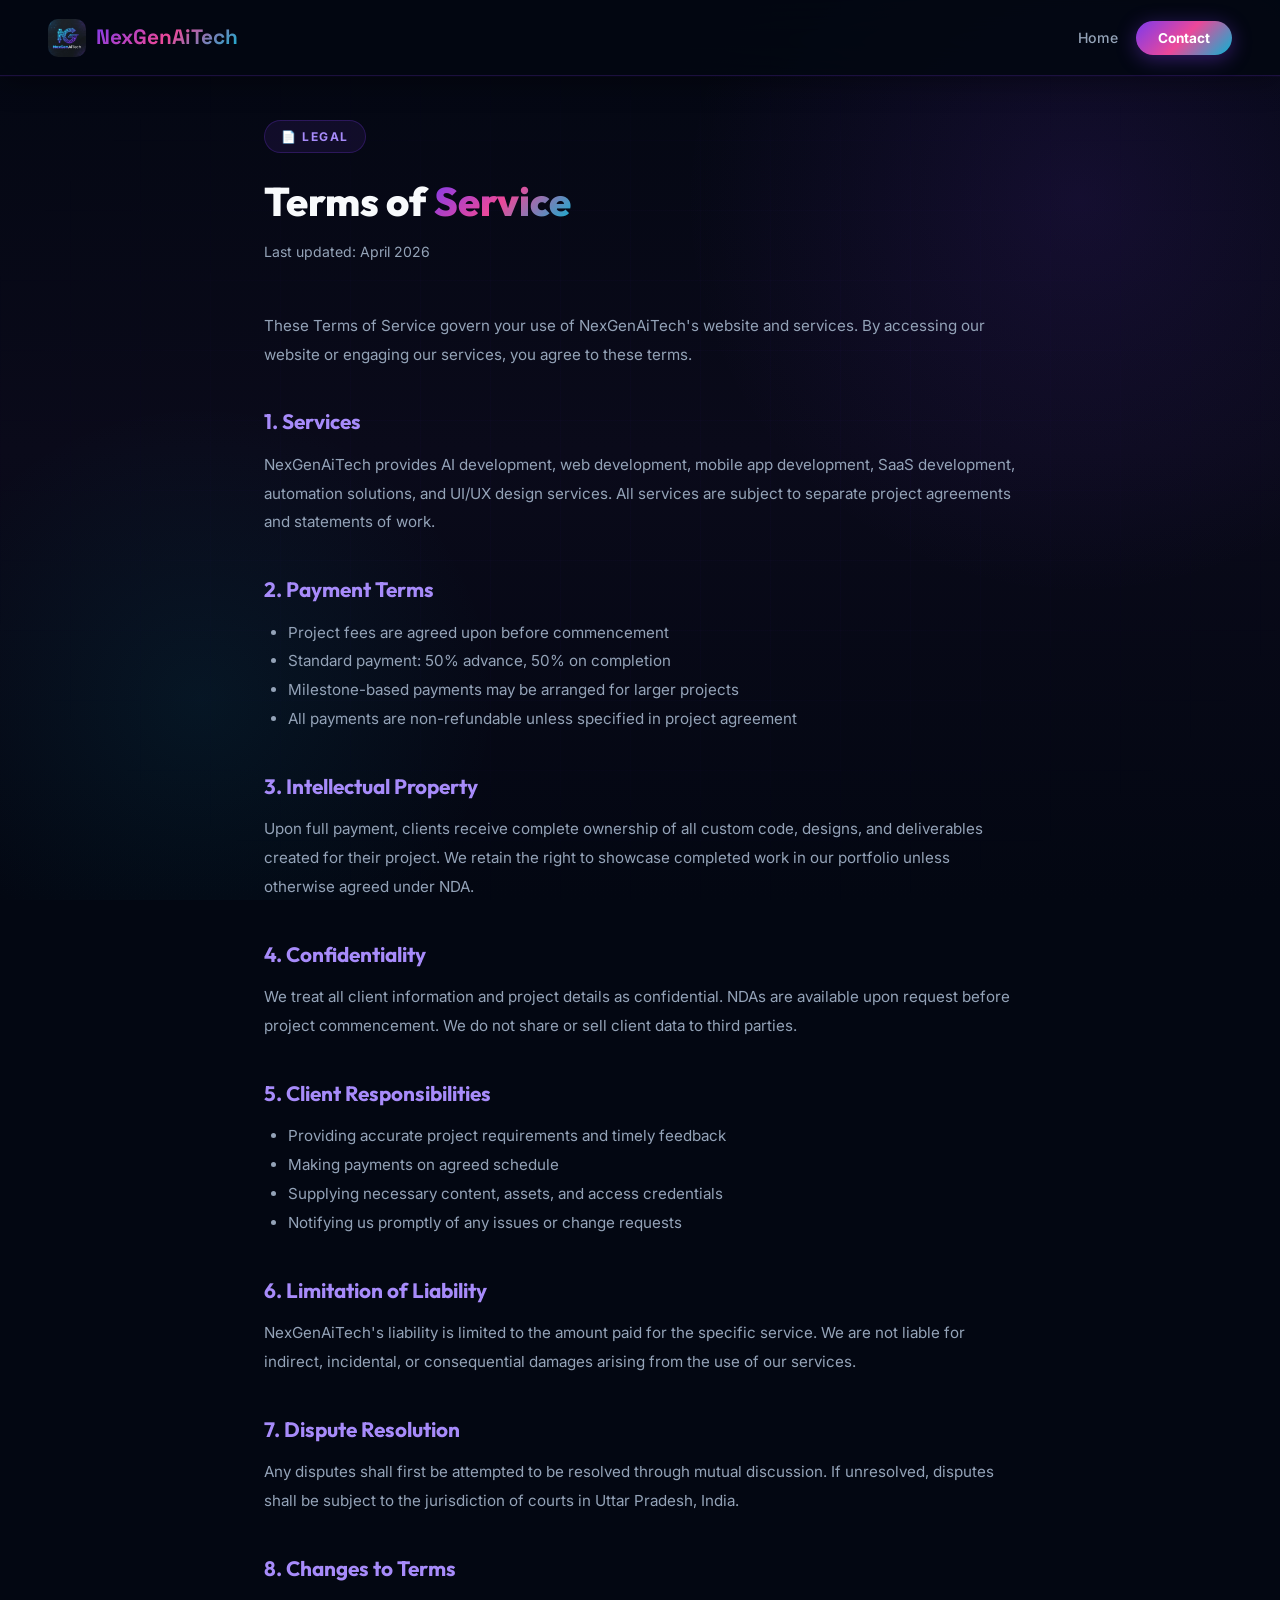
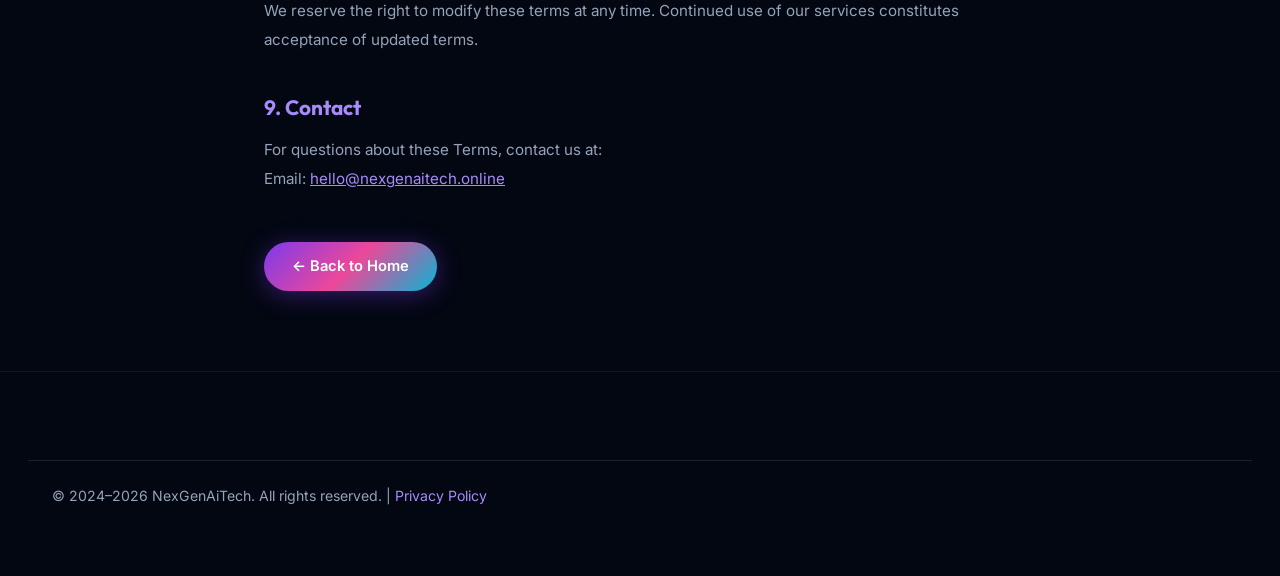
<file: terms.html>
<!DOCTYPE html>
<html lang="en">
<head>
  <meta charset="UTF-8" />
  <meta name="viewport" content="width=device-width, initial-scale=1.0" />
  <title>Terms of Service — NexGenAiTech</title>
  <meta name="description" content="NexGenAiTech Terms of Service — the terms and conditions governing use of our services." />
  <link rel="icon" href="logo.png" type="image/png" />
  <link rel="stylesheet" href="style.css" />
  <style>
    .legal-content { max-width: 800px; margin: 0 auto; padding: 120px 24px 80px; }
    .legal-content h1 { font-family:'Outfit',sans-serif; font-size:2.5rem; font-weight:800; margin-bottom:8px; }
    .legal-content .date { color:var(--text-secondary); font-size:0.88rem; margin-bottom:48px; }
    .legal-content h2 { font-family:'Outfit',sans-serif; font-size:1.3rem; font-weight:700; margin:36px 0 12px; color:var(--primary-light); }
    .legal-content p { color:var(--text-secondary); line-height:1.9; margin-bottom:16px; font-size:0.95rem; }
    .legal-content ul { color:var(--text-secondary); padding-left:24px; margin-bottom:16px; line-height:1.9; font-size:0.95rem; }
  </style>
</head>
<body>
<div class="bg-animated"></div>
<div class="grid-overlay"></div>
<nav class="navbar scrolled">
  <div class="nav-container">
    <a href="index.html" class="nav-logo"><img src="logo.png" alt="NexGenAiTech" /><span class="nav-logo-text">NexGenAiTech</span></a>
    <ul class="nav-links"><li><a href="index.html">Home</a></li><li><a href="contact.html" class="nav-cta">Contact</a></li></ul>
  </div>
</nav>
<div class="legal-content">
  <div class="section-badge" style="margin-bottom:16px">📄 Legal</div>
  <h1>Terms of <span class="gradient-text">Service</span></h1>
  <div class="date">Last updated: April 2026</div>
  <p>These Terms of Service govern your use of NexGenAiTech's website and services. By accessing our website or engaging our services, you agree to these terms.</p>

  <h2>1. Services</h2>
  <p>NexGenAiTech provides AI development, web development, mobile app development, SaaS development, automation solutions, and UI/UX design services. All services are subject to separate project agreements and statements of work.</p>

  <h2>2. Payment Terms</h2>
  <ul>
    <li>Project fees are agreed upon before commencement</li>
    <li>Standard payment: 50% advance, 50% on completion</li>
    <li>Milestone-based payments may be arranged for larger projects</li>
    <li>All payments are non-refundable unless specified in project agreement</li>
  </ul>

  <h2>3. Intellectual Property</h2>
  <p>Upon full payment, clients receive complete ownership of all custom code, designs, and deliverables created for their project. We retain the right to showcase completed work in our portfolio unless otherwise agreed under NDA.</p>

  <h2>4. Confidentiality</h2>
  <p>We treat all client information and project details as confidential. NDAs are available upon request before project commencement. We do not share or sell client data to third parties.</p>

  <h2>5. Client Responsibilities</h2>
  <ul>
    <li>Providing accurate project requirements and timely feedback</li>
    <li>Making payments on agreed schedule</li>
    <li>Supplying necessary content, assets, and access credentials</li>
    <li>Notifying us promptly of any issues or change requests</li>
  </ul>

  <h2>6. Limitation of Liability</h2>
  <p>NexGenAiTech's liability is limited to the amount paid for the specific service. We are not liable for indirect, incidental, or consequential damages arising from the use of our services.</p>

  <h2>7. Dispute Resolution</h2>
  <p>Any disputes shall first be attempted to be resolved through mutual discussion. If unresolved, disputes shall be subject to the jurisdiction of courts in Uttar Pradesh, India.</p>

  <h2>8. Changes to Terms</h2>
  <p>We reserve the right to modify these terms at any time. Continued use of our services constitutes acceptance of updated terms.</p>

  <h2>9. Contact</h2>
  <p>For questions about these Terms, contact us at:<br>
  Email: <a href="mailto:hello@nexgenaitech.online" style="color:var(--primary-light)">hello@nexgenaitech.online</a></p>

  <div style="margin-top:48px">
    <a href="index.html" class="btn btn-primary">← Back to Home</a>
  </div>
</div>
<footer class="footer" style="margin-top:0">
  <div class="footer-bottom" style="border-top:1px solid var(--glass-border);padding:24px;text-align:center">
    <p style="color:var(--text-secondary);font-size:0.88rem">© 2024–2026 NexGenAiTech. All rights reserved. | <a href="privacy.html" style="color:var(--primary-light)">Privacy Policy</a></p>
  </div>
</footer>
</body>
</html>
</file>
<file: style.css>
/* ============================================================
   NexGenAiTech — Ultra Premium Redesign v2.0
   ============================================================ */

@import url('https://fonts.googleapis.com/css2?family=Inter:wght@300;400;500;600;700;800;900&family=Outfit:wght@300;400;500;600;700;800;900&family=Space+Grotesk:wght@400;500;600;700&display=swap');

/* ── CSS Variables ── */
:root {
  --primary: #7C3AED;
  --primary-light: #A78BFA;
  --primary-dark: #5B21B6;
  --accent: #06B6D4;
  --accent-light: #67E8F9;
  --accent-2: #F472B6;
  --accent-3: #34D399;
  --gold: #F59E0B;
  --bg-dark: #030712;
  --bg-mid: #0A0A1A;
  --bg-card: rgba(255, 255, 255, 0.03);
  --bg-card-hover: rgba(255, 255, 255, 0.07);
  --glass: rgba(255, 255, 255, 0.05);
  --glass-border: rgba(255, 255, 255, 0.1);
  --glass-border-hover: rgba(124, 58, 237, 0.4);
  --text-primary: #F8FAFC;
  --text-secondary: #94A3B8;
  --text-muted: #475569;
  --gradient-brand: linear-gradient(135deg, #7C3AED 0%, #EC4899 50%, #06B6D4 100%);
  --gradient-glow: linear-gradient(135deg, #7C3AED 0%, #06B6D4 100%);
  --gradient-warm: linear-gradient(135deg, #F59E0B 0%, #EC4899 100%);
  --gradient-cool: linear-gradient(135deg, #06B6D4 0%, #7C3AED 100%);
  --gradient-bg: linear-gradient(180deg, #030712 0%, #0A0A1A 50%, #030712 100%);
  --shadow-glow: 0 0 60px rgba(124, 58, 237, 0.25);
  --shadow-card: 0 8px 40px rgba(0, 0, 0, 0.5);
  --shadow-strong: 0 20px 60px rgba(0, 0, 0, 0.6);
  --border-radius: 20px;
  --border-radius-sm: 12px;
  --border-radius-xs: 8px;
  --transition: all 0.3s cubic-bezier(0.4, 0, 0.2, 1);
  --transition-slow: all 0.6s cubic-bezier(0.4, 0, 0.2, 1);
  --nav-height: 76px;
}

/* ── Reset & Base ── */
*, *::before, *::after {
  margin: 0;
  padding: 0;
  box-sizing: border-box;
}

html {
  scroll-behavior: smooth;
  font-size: 16px;
}

body {
  font-family: 'Inter', sans-serif;
  background-color: var(--bg-dark);
  color: var(--text-primary);
  line-height: 1.6;
  overflow-x: hidden;
  -webkit-font-smoothing: antialiased;
  -moz-osx-font-smoothing: grayscale;
}

/* ── Custom Scrollbar ── */
::-webkit-scrollbar { width: 5px; }
::-webkit-scrollbar-track { background: var(--bg-dark); }
::-webkit-scrollbar-thumb {
  background: linear-gradient(180deg, var(--primary), var(--accent));
  border-radius: 3px;
}

/* ── Selection ── */
::selection {
  background: rgba(124, 58, 237, 0.4);
  color: white;
}

/* ── Animated Mesh Background ── */
.bg-animated {
  position: fixed;
  inset: 0;
  z-index: -2;
  background: var(--gradient-bg);
  overflow: hidden;
}

.bg-animated::before {
  content: '';
  position: absolute;
  width: 800px;
  height: 800px;
  background: radial-gradient(circle, rgba(124,58,237,0.12) 0%, transparent 70%);
  top: -200px;
  right: -200px;
  animation: bg-drift 20s ease-in-out infinite;
}

.bg-animated::after {
  content: '';
  position: absolute;
  width: 600px;
  height: 600px;
  background: radial-gradient(circle, rgba(6,182,212,0.08) 0%, transparent 70%);
  bottom: -100px;
  left: -100px;
  animation: bg-drift 25s ease-in-out infinite reverse;
}

.bg-orb {
  position: absolute;
  width: 500px;
  height: 500px;
  background: radial-gradient(circle, rgba(236,72,153,0.07) 0%, transparent 70%);
  top: 40%;
  left: 40%;
  transform: translate(-50%, -50%);
  animation: bg-drift 30s ease-in-out infinite 5s;
}

.bg-orb-2 {
  position: absolute;
  width: 300px;
  height: 300px;
  background: radial-gradient(circle, rgba(52,211,153,0.06) 0%, transparent 70%);
  top: 70%;
  right: 10%;
  animation: bg-drift 18s ease-in-out infinite 3s;
}

@keyframes bg-drift {
  0%, 100% { transform: translate(0, 0) scale(1); }
  25% { transform: translate(40px, -40px) scale(1.08); }
  50% { transform: translate(-30px, 30px) scale(0.92); }
  75% { transform: translate(20px, 50px) scale(1.04); }
}

/* ── Grid Overlay ── */
.grid-overlay {
  position: fixed;
  inset: 0;
  z-index: -1;
  background-image:
    linear-gradient(rgba(124,58,237,0.025) 1px, transparent 1px),
    linear-gradient(90deg, rgba(124,58,237,0.025) 1px, transparent 1px);
  background-size: 70px 70px;
  mask-image: radial-gradient(ellipse at center, black 30%, transparent 80%);
}

/* ── Noise Texture ── */
.noise {
  position: fixed;
  inset: 0;
  z-index: -1;
  opacity: 0.03;
  background-image: url("data:image/svg+xml,%3Csvg viewBox='0 0 256 256' xmlns='http://www.w3.org/2000/svg'%3E%3Cfilter id='noise'%3E%3CfeTurbulence type='fractalNoise' baseFrequency='0.9' numOctaves='4' stitchTiles='stitch'/%3E%3C/filter%3E%3Crect width='100%25' height='100%25' filter='url(%23noise)'/%3E%3C/svg%3E");
  background-size: 256px 256px;
  pointer-events: none;
}



/* ── Navbar ── */
.navbar {
  position: fixed;
  top: 0;
  left: 0;
  right: 0;
  height: var(--nav-height);
  z-index: 1000;
  transition: var(--transition);
}

.navbar.scrolled {
  background: rgba(3, 7, 18, 0.88);
  backdrop-filter: blur(24px);
  -webkit-backdrop-filter: blur(24px);
  border-bottom: 1px solid rgba(124,58,237,0.2);
  box-shadow: 0 4px 30px rgba(0,0,0,0.4), 0 0 1px rgba(124,58,237,0.3);
}

.nav-container {
  max-width: 1240px;
  margin: 0 auto;
  padding: 0 28px;
  height: 100%;
  display: flex;
  align-items: center;
  justify-content: space-between;
}

.nav-logo {
  display: flex;
  align-items: center;
  gap: 10px;
  text-decoration: none;
}

.nav-logo img {
  width: 38px;
  height: 38px;
  border-radius: 10px;
  object-fit: cover;
}

.nav-logo-text {
  font-family: 'Space Grotesk', sans-serif;
  font-weight: 700;
  font-size: 1.3rem;
  background: var(--gradient-brand);
  -webkit-background-clip: text;
  -webkit-text-fill-color: transparent;
  background-clip: text;
}

.nav-links {
  display: flex;
  align-items: center;
  gap: 4px;
  list-style: none;
}

.nav-links a {
  color: var(--text-secondary);
  text-decoration: none;
  font-size: 0.88rem;
  font-weight: 500;
  padding: 8px 14px;
  border-radius: var(--border-radius-xs);
  transition: var(--transition);
  position: relative;
}

.nav-links a:hover {
  color: var(--text-primary);
  background: rgba(255,255,255,0.06);
}

.nav-links a.active {
  color: var(--primary-light);
  background: rgba(124,58,237,0.1);
}

.nav-links a.active::after {
  content: '';
  position: absolute;
  bottom: 4px;
  left: 50%;
  transform: translateX(-50%);
  width: 16px;
  height: 2px;
  background: var(--gradient-glow);
  border-radius: 2px;
}

.nav-cta {
  background: var(--gradient-brand) !important;
  color: white !important;
  padding: 9px 22px !important;
  border-radius: 50px !important;
  font-weight: 700 !important;
  font-size: 0.85rem !important;
  box-shadow: 0 4px 20px rgba(124,58,237,0.4);
  position: relative;
  overflow: hidden;
}

.nav-cta::before {
  content: '';
  position: absolute;
  inset: 0;
  background: linear-gradient(135deg, rgba(255,255,255,0.15), transparent);
  opacity: 0;
  transition: var(--transition);
}

.nav-cta:hover {
  transform: translateY(-2px) !important;
  box-shadow: 0 8px 32px rgba(124,58,237,0.55) !important;
  background: var(--gradient-brand) !important;
}

.nav-cta:hover::before { opacity: 1; }

/* Mobile Menu */
.nav-toggle {
  display: none;
  flex-direction: column;
  gap: 5px;
  cursor: pointer;
  padding: 8px;
  border-radius: var(--border-radius-xs);
  background: var(--glass);
  border: 1px solid var(--glass-border);
}

.nav-toggle span {
  display: block;
  width: 22px;
  height: 2px;
  background: var(--text-primary);
  border-radius: 2px;
  transition: var(--transition);
}

.nav-toggle.open span:nth-child(1) { transform: translateY(7px) rotate(45deg); }
.nav-toggle.open span:nth-child(2) { opacity: 0; }
.nav-toggle.open span:nth-child(3) { transform: translateY(-7px) rotate(-45deg); }

/* ── Page Top Offset ── */
body > *:not(.offer-strip):not(.navbar):not(.bg-animated):not(.grid-overlay):not(.noise):not(.particles) {
  /* nothing global, handled per element */
}

/* ── Hero Section ── */
.hero {
  min-height: 100vh;
  display: flex;
  align-items: center;
  padding-top: var(--nav-height);
  position: relative;
  overflow: hidden;
}

.hero-content {
  display: grid;
  grid-template-columns: 1fr 1fr;
  gap: 70px;
  align-items: center;
  max-width: 1240px;
  margin: 0 auto;
  padding: 40px 28px 80px;
  width: 100%;
}

.hero-left { z-index: 1; }

.hero-badge {
  display: inline-flex;
  align-items: center;
  gap: 8px;
  background: rgba(6,182,212,0.1);
  border: 1px solid rgba(6,182,212,0.3);
  border-radius: 50px;
  padding: 7px 18px;
  font-size: 0.8rem;
  font-weight: 600;
  color: var(--accent-light);
  margin-bottom: 28px;
  letter-spacing: 0.4px;
  animation: pulse-badge 2.5s ease-in-out infinite;
}

.hero-badge .badge-dot {
  width: 6px;
  height: 6px;
  background: var(--accent);
  border-radius: 50%;
  animation: pulse-dot 1.5s ease-in-out infinite;
}

@keyframes pulse-dot {
  0%, 100% { transform: scale(1); opacity: 1; }
  50% { transform: scale(1.5); opacity: 0.6; }
}

@keyframes pulse-badge {
  0%, 100% { box-shadow: 0 0 0 0 rgba(6,182,212,0.15); }
  50% { box-shadow: 0 0 0 10px rgba(6,182,212,0); }
}

.hero-title {
  font-family: 'Outfit', sans-serif;
  font-size: clamp(2.8rem, 5.5vw, 4.4rem);
  font-weight: 900;
  line-height: 1.08;
  margin-bottom: 24px;
  color: var(--text-primary);
  letter-spacing: -1px;
}

.hero-title .gradient-text {
  background: var(--gradient-brand);
  -webkit-background-clip: text;
  -webkit-text-fill-color: transparent;
  background-clip: text;
}

.hero-title .underline-text {
  position: relative;
  display: inline-block;
}

.hero-title .underline-text::after {
  content: '';
  position: absolute;
  bottom: -4px;
  left: 0;
  right: 0;
  height: 3px;
  background: var(--gradient-warm);
  border-radius: 2px;
}

.hero-subtitle {
  font-size: 1.1rem;
  color: var(--text-secondary);
  margin-bottom: 44px;
  line-height: 1.85;
  max-width: 480px;
}

.hero-buttons {
  display: flex;
  gap: 14px;
  flex-wrap: wrap;
  margin-bottom: 64px;
}

.hero-stats {
  display: grid;
  grid-template-columns: repeat(4, 1fr);
  gap: 1px;
  background: rgba(255,255,255,0.06);
  border-radius: var(--border-radius-sm);
  overflow: hidden;
  border: 1px solid var(--glass-border);
}

.stat-item {
  text-align: center;
  padding: 18px 12px;
  background: var(--bg-dark);
  transition: var(--transition);
}

.stat-item:hover {
  background: rgba(124,58,237,0.08);
}

.stat-number {
  font-family: 'Space Grotesk', sans-serif;
  font-size: 1.8rem;
  font-weight: 700;
  background: var(--gradient-brand);
  -webkit-background-clip: text;
  -webkit-text-fill-color: transparent;
  background-clip: text;
  display: block;
  line-height: 1;
  margin-bottom: 4px;
}

.stat-label {
  font-size: 0.72rem;
  color: var(--text-muted);
  font-weight: 500;
  letter-spacing: 0.3px;
}

/* Hero Visual */
.hero-visual {
  position: relative;
  display: flex;
  align-items: center;
  justify-content: center;
}

.hero-visual-inner {
  position: relative;
  width: 100%;
  max-width: 540px;
}

/* Glow ring behind image */
.hero-visual-inner::before {
  content: '';
  position: absolute;
  inset: -20px;
  background: conic-gradient(from 0deg, #7C3AED, #EC4899, #06B6D4, #34D399, #7C3AED);
  border-radius: 30px;
  opacity: 0.15;
  filter: blur(30px);
  animation: spin-slow 10s linear infinite;
}

@keyframes spin-slow {
  0% { transform: rotate(0deg); }
  100% { transform: rotate(360deg); }
}

.hero-img-wrapper {
  position: relative;
  border-radius: 24px;
  overflow: hidden;
  border: 1px solid rgba(255,255,255,0.08);
  box-shadow: 0 30px 80px rgba(0,0,0,0.5), 0 0 0 1px rgba(124,58,237,0.2);
  animation: float-hero 6s ease-in-out infinite;
}

.hero-img-wrapper img {
  width: 100%;
  display: block;
  border-radius: 24px;
}

@keyframes float-hero {
  0%, 100% { transform: translateY(0px) rotate(0deg); }
  33% { transform: translateY(-12px) rotate(0.3deg); }
  66% { transform: translateY(-6px) rotate(-0.3deg); }
}

.hero-img-badge {
  position: absolute;
  background: rgba(3,7,18,0.85);
  backdrop-filter: blur(16px);
  border: 1px solid rgba(255,255,255,0.12);
  border-radius: 14px;
  padding: 12px 16px;
  display: flex;
  align-items: center;
  gap: 10px;
  font-size: 0.82rem;
  font-weight: 600;
  color: var(--text-primary);
  white-space: nowrap;
  box-shadow: 0 8px 24px rgba(0,0,0,0.4);
}

.hero-img-badge .badge-icon { font-size: 1.3rem; }

.hero-img-badge-1 {
  top: 24px;
  right: -24px;
  animation: float-badge-1 4s ease-in-out infinite;
}

.hero-img-badge-2 {
  bottom: 36px;
  left: -24px;
  animation: float-badge-2 5s ease-in-out infinite 1s;
}

@keyframes float-badge-1 {
  0%, 100% { transform: translateY(0); }
  50% { transform: translateY(-8px); }
}

@keyframes float-badge-2 {
  0%, 100% { transform: translateY(0); }
  50% { transform: translateY(8px); }
}

/* ── Partners Scroll Strip ── */
.partners-strip {
  overflow: hidden;
  padding: 36px 0;
  position: relative;
  border-top: 1px solid rgba(255,255,255,0.05);
  border-bottom: 1px solid rgba(255,255,255,0.05);
  background: rgba(255,255,255,0.01);
}

.partners-strip::before,
.partners-strip::after {
  content: '';
  position: absolute;
  top: 0;
  bottom: 0;
  width: 140px;
  z-index: 2;
  pointer-events: none;
}

.partners-strip::before { left: 0; background: linear-gradient(90deg, var(--bg-dark), transparent); }
.partners-strip::after { right: 0; background: linear-gradient(-90deg, var(--bg-dark), transparent); }

.partners-track {
  display: flex;
  gap: 16px;
  animation: scroll-partners 35s linear infinite;
  width: max-content;
}

.partner-item {
  display: flex;
  align-items: center;
  gap: 10px;
  padding: 10px 22px;
  background: var(--glass);
  border: 1px solid var(--glass-border);
  border-radius: 50px;
  white-space: nowrap;
  color: var(--text-secondary);
  font-size: 0.85rem;
  font-weight: 500;
  transition: var(--transition);
}

.partner-item:hover {
  border-color: rgba(124,58,237,0.3);
  color: var(--text-primary);
}

@keyframes scroll-partners {
  0% { transform: translateX(0); }
  100% { transform: translateX(-50%); }
}

/* ── Section Base ── */
.section {
  padding: 110px 28px;
  max-width: 1240px;
  margin: 0 auto;
}

.section-header {
  text-align: center;
  margin-bottom: 72px;
}

.section-badge {
  display: inline-flex;
  align-items: center;
  gap: 7px;
  background: rgba(124,58,237,0.1);
  border: 1px solid rgba(124,58,237,0.25);
  border-radius: 50px;
  padding: 6px 16px;
  font-size: 0.75rem;
  font-weight: 700;
  color: var(--primary-light);
  letter-spacing: 1.5px;
  text-transform: uppercase;
  margin-bottom: 20px;
}

.section-title {
  font-family: 'Outfit', sans-serif;
  font-size: clamp(2rem, 4vw, 3.2rem);
  font-weight: 800;
  color: var(--text-primary);
  line-height: 1.15;
  margin-bottom: 18px;
  letter-spacing: -0.5px;
}

.section-title .gradient-text {
  background: var(--gradient-brand);
  -webkit-background-clip: text;
  -webkit-text-fill-color: transparent;
  background-clip: text;
}

.section-subtitle {
  font-size: 1.05rem;
  color: var(--text-secondary);
  max-width: 560px;
  margin: 0 auto;
  line-height: 1.8;
}

/* ── Divider Sections ── */
.section-divider {
  background: linear-gradient(180deg, rgba(124,58,237,0.05) 0%, transparent 100%);
  position: relative;
  overflow: hidden;
}

.section-divider::before {
  content: '';
  position: absolute;
  inset: 0;
  background: rgba(0,0,0,0.15);
}

.section-divider > * { position: relative; }

/* ── Glass Card ── */
.glass-card {
  background: var(--bg-card);
  border: 1px solid var(--glass-border);
  border-radius: var(--border-radius);
  backdrop-filter: blur(12px);
  -webkit-backdrop-filter: blur(12px);
  transition: var(--transition);
  position: relative;
  overflow: hidden;
}

.glass-card::after {
  content: '';
  position: absolute;
  inset: 0;
  background: linear-gradient(135deg, rgba(255,255,255,0.04) 0%, transparent 60%);
  pointer-events: none;
  border-radius: inherit;
}

.glass-card:hover {
  background: var(--bg-card-hover);
  border-color: var(--glass-border-hover);
  transform: translateY(-6px);
  box-shadow: 0 20px 60px rgba(0,0,0,0.4), 0 0 0 1px rgba(124,58,237,0.15);
}

/* ── Buttons ── */
.btn {
  display: inline-flex;
  align-items: center;
  gap: 8px;
  padding: 13px 28px;
  border-radius: 50px;
  font-weight: 600;
  font-size: 0.92rem;
  cursor: pointer;
  text-decoration: none;
  border: none;
  transition: var(--transition);
  position: relative;
  overflow: hidden;
  white-space: nowrap;
}

.btn::before {
  content: '';
  position: absolute;
  inset: 0;
  background: rgba(255,255,255,0);
  transition: var(--transition);
}

.btn:hover::before { background: rgba(255,255,255,0.1); }

.btn-primary {
  background: var(--gradient-brand);
  color: white;
  box-shadow: 0 4px 24px rgba(124,58,237,0.4);
}

.btn-primary:hover {
  transform: translateY(-3px);
  box-shadow: 0 10px 40px rgba(124,58,237,0.6);
}

.btn-secondary {
  background: rgba(255,255,255,0.05);
  color: var(--text-primary);
  border: 1px solid var(--glass-border);
}

.btn-secondary:hover {
  background: rgba(124,58,237,0.1);
  border-color: var(--primary-light);
  color: var(--primary-light);
  transform: translateY(-3px);
}

.btn-accent {
  background: linear-gradient(135deg, #06B6D4, #7C3AED);
  color: white;
  box-shadow: 0 4px 24px rgba(6,182,212,0.3);
}

.btn-accent:hover {
  transform: translateY(-3px);
  box-shadow: 0 10px 40px rgba(6,182,212,0.5);
}

.btn-outline {
  background: transparent;
  color: var(--primary-light);
  border: 1.5px solid rgba(124,58,237,0.4);
}

.btn-outline:hover {
  background: rgba(124,58,237,0.1);
  border-color: var(--primary-light);
  transform: translateY(-2px);
}

/* ── Service Cards ── */
.services-grid {
  display: grid;
  grid-template-columns: repeat(3, 1fr);
  gap: 24px;
}

.service-card {
  padding: 36px 32px;
  cursor: pointer;
}

.service-card-top {
  position: absolute;
  top: 0;
  left: 0;
  right: 0;
  height: 2px;
  opacity: 0;
  transition: var(--transition);
}

.service-card:hover .service-card-top { opacity: 1; }

.service-card:nth-child(1) .service-card-top { background: linear-gradient(90deg, #7C3AED, #EC4899); }
.service-card:nth-child(2) .service-card-top { background: linear-gradient(90deg, #06B6D4, #7C3AED); }
.service-card:nth-child(3) .service-card-top { background: linear-gradient(90deg, #EC4899, #F59E0B); }
.service-card:nth-child(4) .service-card-top { background: linear-gradient(90deg, #7C3AED, #34D399); }
.service-card:nth-child(5) .service-card-top { background: linear-gradient(90deg, #34D399, #06B6D4); }
.service-card:nth-child(6) .service-card-top { background: linear-gradient(90deg, #F59E0B, #EC4899); }

.service-icon {
  width: 64px;
  height: 64px;
  border-radius: 18px;
  display: flex;
  align-items: center;
  justify-content: center;
  font-size: 1.7rem;
  margin-bottom: 24px;
  position: relative;
  flex-shrink: 0;
}

.service-icon.purple { background: rgba(124,58,237,0.15); box-shadow: 0 0 20px rgba(124,58,237,0.15); }
.service-icon.cyan { background: rgba(6,182,212,0.12); box-shadow: 0 0 20px rgba(6,182,212,0.12); }
.service-icon.pink { background: rgba(236,72,153,0.12); box-shadow: 0 0 20px rgba(236,72,153,0.12); }
.service-icon.violet { background: rgba(167,139,250,0.12); box-shadow: 0 0 20px rgba(167,139,250,0.12); }
.service-icon.green { background: rgba(52,211,153,0.12); box-shadow: 0 0 20px rgba(52,211,153,0.12); }
.service-icon.orange { background: rgba(245,158,11,0.12); box-shadow: 0 0 20px rgba(245,158,11,0.12); }

.service-title {
  font-family: 'Space Grotesk', sans-serif;
  font-size: 1.15rem;
  font-weight: 700;
  color: var(--text-primary);
  margin-bottom: 12px;
}

.service-desc {
  font-size: 0.88rem;
  color: var(--text-secondary);
  line-height: 1.75;
  margin-bottom: 22px;
}

.service-tags {
  display: flex;
  flex-wrap: wrap;
  gap: 7px;
  margin-bottom: 20px;
}

.tag {
  font-size: 0.72rem;
  padding: 4px 10px;
  border-radius: 50px;
  background: rgba(124,58,237,0.1);
  border: 1px solid rgba(124,58,237,0.2);
  color: var(--primary-light);
  font-weight: 600;
}

.service-link {
  display: inline-flex;
  align-items: center;
  gap: 6px;
  color: var(--accent-light);
  text-decoration: none;
  font-size: 0.85rem;
  font-weight: 600;
  transition: var(--transition);
}

.service-link:hover { gap: 12px; color: var(--accent); }

/* ── Why Choose Us ── */
.why-grid {
  display: grid;
  grid-template-columns: 1fr 1fr;
  gap: 80px;
  align-items: center;
}

.why-features {
  display: grid;
  grid-template-columns: 1fr 1fr;
  gap: 18px;
}

.why-feature {
  padding: 26px;
  border-radius: var(--border-radius-sm);
  background: var(--glass);
  border: 1px solid var(--glass-border);
  transition: var(--transition);
  position: relative;
  overflow: hidden;
}

.why-feature::before {
  content: '';
  position: absolute;
  top: 0;
  left: 0;
  right: 0;
  height: 1px;
  background: var(--gradient-brand);
  opacity: 0;
  transition: var(--transition);
}

.why-feature:hover {
  background: var(--bg-card-hover);
  border-color: rgba(124,58,237,0.3);
  transform: translateY(-4px);
  box-shadow: 0 12px 30px rgba(0,0,0,0.3);
}

.why-feature:hover::before { opacity: 1; }

.why-feature-icon {
  font-size: 2rem;
  margin-bottom: 12px;
  display: block;
}

.why-feature h4 {
  font-family: 'Space Grotesk', sans-serif;
  font-weight: 700;
  font-size: 0.95rem;
  margin-bottom: 8px;
  color: var(--text-primary);
}

.why-feature p {
  font-size: 0.82rem;
  color: var(--text-secondary);
  line-height: 1.65;
}

.why-checklist {
  display: flex;
  flex-direction: column;
  gap: 14px;
  margin-bottom: 36px;
}

.why-check-item {
  display: flex;
  align-items: flex-start;
  gap: 12px;
  color: var(--text-secondary);
  font-size: 0.92rem;
  line-height: 1.6;
}

.why-check-item .check-icon {
  width: 22px;
  height: 22px;
  border-radius: 50%;
  background: rgba(52,211,153,0.15);
  border: 1px solid rgba(52,211,153,0.3);
  display: flex;
  align-items: center;
  justify-content: center;
  font-size: 0.7rem;
  flex-shrink: 0;
  margin-top: 1px;
}

/* ── Technology Stack ── */
.tech-grid {
  display: grid;
  grid-template-columns: repeat(4, 1fr);
  gap: 20px;
}

.tech-category {
  padding: 30px;
}

.tech-category h3 {
  font-size: 0.78rem;
  font-weight: 700;
  color: var(--primary-light);
  letter-spacing: 2px;
  text-transform: uppercase;
  margin-bottom: 22px;
  display: flex;
  align-items: center;
  gap: 8px;
}

.tech-items {
  display: flex;
  flex-direction: column;
  gap: 10px;
}

.tech-item {
  display: flex;
  align-items: center;
  gap: 10px;
  padding: 10px 14px;
  border-radius: var(--border-radius-xs);
  background: rgba(255,255,255,0.02);
  border: 1px solid rgba(255,255,255,0.05);
  font-size: 0.85rem;
  color: var(--text-secondary);
  transition: var(--transition);
}

.tech-item:hover {
  background: rgba(124,58,237,0.08);
  border-color: rgba(124,58,237,0.2);
  color: var(--text-primary);
  transform: translateX(4px);
}

.tech-dot {
  width: 7px;
  height: 7px;
  border-radius: 50%;
  flex-shrink: 0;
}

.tech-dot.purple { background: var(--primary); }
.tech-dot.cyan { background: var(--accent); }
.tech-dot.green { background: var(--accent-3); }
.tech-dot.violet { background: var(--primary-light); }

/* ── Process Steps ── */
.process-steps {
  display: grid;
  grid-template-columns: repeat(3, 1fr);
  gap: 28px;
  position: relative;
}

.process-connector {
  display: none;
}

.process-step {
  text-align: center;
  padding: 40px 28px;
  transition: var(--transition);
}

.step-number {
  width: 68px;
  height: 68px;
  border-radius: 50%;
  background: var(--gradient-brand);
  display: flex;
  align-items: center;
  justify-content: center;
  font-family: 'Space Grotesk', sans-serif;
  font-size: 1.3rem;
  font-weight: 700;
  color: white;
  margin: 0 auto 24px;
  position: relative;
  box-shadow: 0 8px 30px rgba(124,58,237,0.4);
  transition: var(--transition);
}

.process-step:hover .step-number {
  transform: scale(1.1);
  box-shadow: 0 12px 40px rgba(124,58,237,0.6);
}

.step-number::before {
  content: '';
  position: absolute;
  inset: -4px;
  border-radius: 50%;
  border: 2px dashed rgba(124,58,237,0.3);
  animation: spin-dashed 8s linear infinite;
}

@keyframes spin-dashed {
  0% { transform: rotate(0deg); }
  100% { transform: rotate(360deg); }
}

.process-step h3 {
  font-family: 'Space Grotesk', sans-serif;
  font-weight: 700;
  font-size: 1.05rem;
  margin-bottom: 10px;
  color: var(--text-primary);
}

.process-step p {
  font-size: 0.85rem;
  color: var(--text-secondary);
  line-height: 1.75;
}

/* ── Industries ── */
.industries-grid {
  display: grid;
  grid-template-columns: repeat(4, 1fr);
  gap: 18px;
}

.industry-card {
  padding: 32px 22px;
  text-align: center;
  cursor: pointer;
}

.industry-icon {
  font-size: 2.6rem;
  margin-bottom: 14px;
  display: block;
  transition: var(--transition);
}

.industry-card:hover .industry-icon {
  transform: scale(1.2) rotate(5deg);
}

.industry-card h3 {
  font-family: 'Space Grotesk', sans-serif;
  font-weight: 700;
  font-size: 0.95rem;
  margin-bottom: 8px;
  color: var(--text-primary);
}

.industry-card p {
  font-size: 0.8rem;
  color: var(--text-secondary);
  line-height: 1.65;
}

/* ── Testimonials ── */
.testimonials-grid {
  display: grid;
  grid-template-columns: repeat(3, 1fr);
  gap: 24px;
}

.testimonial-card {
  padding: 36px;
  cursor: default;
}

.testimonial-quote {
  font-size: 3rem;
  line-height: 1;
  background: var(--gradient-brand);
  -webkit-background-clip: text;
  -webkit-text-fill-color: transparent;
  background-clip: text;
  margin-bottom: 8px;
  font-family: Georgia, serif;
}

.testimonial-stars {
  color: var(--gold);
  font-size: 0.9rem;
  letter-spacing: 2px;
  margin-bottom: 18px;
}

.testimonial-text {
  font-size: 0.9rem;
  color: var(--text-secondary);
  line-height: 1.85;
  margin-bottom: 28px;
  font-style: italic;
}

.testimonial-author {
  display: flex;
  align-items: center;
  gap: 14px;
  padding-top: 20px;
  border-top: 1px solid var(--glass-border);
}

.author-avatar {
  width: 48px;
  height: 48px;
  border-radius: 50%;
  background: var(--gradient-brand);
  display: flex;
  align-items: center;
  justify-content: center;
  font-weight: 700;
  font-size: 0.95rem;
  color: white;
  flex-shrink: 0;
  box-shadow: 0 4px 12px rgba(124,58,237,0.3);
}

.author-info h4 {
  font-family: 'Space Grotesk', sans-serif;
  font-weight: 600;
  font-size: 0.9rem;
  color: var(--text-primary);
}

.author-info span {
  font-size: 0.78rem;
  color: var(--text-muted);
}

/* ── CTA Banner ── */
.cta-wrapper {
  padding: 110px 28px;
}

.cta-banner {
  max-width: 1240px;
  margin: 0 auto;
  background: linear-gradient(135deg, rgba(124,58,237,0.15) 0%, rgba(6,182,212,0.08) 50%, rgba(236,72,153,0.1) 100%);
  border: 1px solid rgba(124,58,237,0.25);
  border-radius: 28px;
  padding: 80px 60px;
  text-align: center;
  position: relative;
  overflow: hidden;
}

.cta-banner::before {
  content: '';
  position: absolute;
  top: -100px;
  left: 50%;
  transform: translateX(-50%);
  width: 600px;
  height: 300px;
  background: radial-gradient(ellipse, rgba(124,58,237,0.15) 0%, transparent 70%);
  pointer-events: none;
}

.cta-banner::after {
  content: '';
  position: absolute;
  inset: 1px;
  border-radius: 27px;
  background: linear-gradient(135deg, rgba(255,255,255,0.03) 0%, transparent 50%);
  pointer-events: none;
}

.cta-banner h2 {
  font-family: 'Outfit', sans-serif;
  font-size: clamp(1.8rem, 3.5vw, 2.8rem);
  font-weight: 800;
  margin-bottom: 16px;
  position: relative;
  z-index: 1;
  letter-spacing: -0.5px;
}

.cta-banner p {
  color: var(--text-secondary);
  font-size: 1.05rem;
  margin-bottom: 44px;
  position: relative;
  z-index: 1;
  line-height: 1.7;
}

.cta-buttons {
  display: flex;
  gap: 16px;
  justify-content: center;
  flex-wrap: wrap;
  position: relative;
  z-index: 1;
}

/* ── Contact Page ── */
.contact-grid {
  display: grid;
  grid-template-columns: 1fr 1.5fr;
  gap: 60px;
  align-items: start;
}

.contact-info-item {
  display: flex;
  gap: 18px;
  margin-bottom: 32px;
}

.contact-info-icon {
  width: 52px;
  height: 52px;
  border-radius: 14px;
  background: rgba(124,58,237,0.12);
  border: 1px solid rgba(124,58,237,0.2);
  display: flex;
  align-items: center;
  justify-content: center;
  font-size: 1.3rem;
  flex-shrink: 0;
}

.contact-info-item h4 {
  font-family: 'Space Grotesk', sans-serif;
  font-weight: 700;
  margin-bottom: 6px;
  font-size: 0.95rem;
}

.contact-info-item p,
.contact-info-item a {
  color: var(--text-secondary);
  font-size: 0.88rem;
  text-decoration: none;
  transition: var(--transition);
}

.contact-info-item a:hover { color: var(--primary-light); }

/* ── Form ── */
.form-group { margin-bottom: 22px; }

.form-group label {
  display: block;
  font-size: 0.82rem;
  font-weight: 600;
  color: var(--text-secondary);
  margin-bottom: 8px;
  letter-spacing: 0.3px;
}

.form-control {
  width: 100%;
  padding: 13px 18px;
  background: rgba(255,255,255,0.04);
  border: 1px solid var(--glass-border);
  border-radius: var(--border-radius-sm);
  color: var(--text-primary);
  font-family: 'Inter', sans-serif;
  font-size: 0.92rem;
  transition: var(--transition);
  outline: none;
}

.form-control:focus {
  border-color: rgba(124,58,237,0.5);
  background: rgba(124,58,237,0.05);
  box-shadow: 0 0 0 3px rgba(124,58,237,0.12);
}

.form-control::placeholder { color: var(--text-muted); }

textarea.form-control { resize: vertical; min-height: 140px; }

select.form-control option { background: #0A0A1A; }

.form-row {
  display: grid;
  grid-template-columns: 1fr 1fr;
  gap: 16px;
}

/* ── Footer ── */
.footer {
  border-top: 1px solid rgba(255,255,255,0.06);
  padding: 88px 28px 44px;
  max-width: 1440px;
  margin: 0 auto;
}

.footer-grid {
  display: grid;
  grid-template-columns: 2.2fr 1fr 1fr 1fr;
  gap: 64px;
  margin-bottom: 64px;
}

.footer-brand p {
  color: var(--text-secondary);
  font-size: 0.88rem;
  line-height: 1.85;
  margin: 20px 0 28px;
  max-width: 280px;
}

.footer-social {
  display: flex;
  gap: 10px;
}

.social-link {
  width: 40px;
  height: 40px;
  border-radius: var(--border-radius-xs);
  background: var(--glass);
  border: 1px solid var(--glass-border);
  display: flex;
  align-items: center;
  justify-content: center;
  color: var(--text-secondary);
  text-decoration: none;
  font-size: 0.95rem;
  transition: var(--transition);
  font-weight: 600;
}

.social-link:hover {
  background: var(--gradient-brand);
  border-color: transparent;
  color: white;
  transform: translateY(-3px);
  box-shadow: 0 6px 20px rgba(124,58,237,0.4);
}

.footer-col h3 {
  font-family: 'Space Grotesk', sans-serif;
  font-weight: 700;
  font-size: 0.9rem;
  margin-bottom: 22px;
  color: var(--text-primary);
  letter-spacing: 0.3px;
}

.footer-col ul {
  list-style: none;
  display: flex;
  flex-direction: column;
  gap: 10px;
}

.footer-col ul a {
  color: var(--text-muted);
  text-decoration: none;
  font-size: 0.88rem;
  transition: var(--transition);
  display: inline-flex;
  align-items: center;
  gap: 0;
}

.footer-col ul a:hover {
  color: var(--primary-light);
  gap: 4px;
  transform: translateX(4px);
}

.footer-col ul a::before {
  content: '→';
  opacity: 0;
  transition: var(--transition);
  font-size: 0.8rem;
}

.footer-col ul a:hover::before { opacity: 1; }

.footer-contact-item {
  display: flex;
  align-items: flex-start;
  gap: 10px;
  color: var(--text-muted);
  font-size: 0.85rem;
  margin-bottom: 14px;
  line-height: 1.6;
}

.footer-contact-item a {
  color: var(--text-muted);
  text-decoration: none;
  transition: var(--transition);
}

.footer-contact-item a:hover { color: var(--primary-light); }

.footer-bottom {
  border-top: 1px solid rgba(255,255,255,0.05);
  padding-top: 36px;
  display: flex;
  justify-content: space-between;
  align-items: center;
  flex-wrap: wrap;
  gap: 16px;
}

.footer-bottom p {
  color: var(--text-muted);
  font-size: 0.85rem;
}

.footer-bottom a {
  color: var(--primary-light);
  text-decoration: none;
  transition: var(--transition);
}

.footer-bottom a:hover { color: var(--accent-light); }

/* ── Page Hero (inner pages) ── */
.page-hero {
  padding: calc(var(--nav-height) + 80px) 28px 80px;
  text-align: center;
  max-width: 820px;
  margin: 0 auto;
}

.page-hero-title {
  font-family: 'Outfit', sans-serif;
  font-size: clamp(2.4rem, 4.5vw, 3.6rem);
  font-weight: 900;
  margin-bottom: 20px;
  line-height: 1.1;
  letter-spacing: -0.5px;
}

.page-hero-subtitle {
  font-size: 1.08rem;
  color: var(--text-secondary);
  line-height: 1.8;
}

/* ── About Page ── */
.about-intro {
  display: grid;
  grid-template-columns: 1fr 1fr;
  gap: 80px;
  align-items: center;
  padding: 80px 28px;
  max-width: 1240px;
  margin: 0 auto;
}

.about-img-stack { position: relative; }

.about-img-main {
  width: 100%;
  border-radius: 22px;
  box-shadow: 0 24px 60px rgba(124,58,237,0.2);
}

.about-stats-overlay {
  position: absolute;
  bottom: -24px;
  right: -24px;
  background: rgba(3,7,18,0.9);
  backdrop-filter: blur(20px);
  border: 1px solid var(--glass-border);
  border-radius: var(--border-radius-sm);
  padding: 24px;
  display: grid;
  grid-template-columns: 1fr 1fr;
  gap: 20px;
  min-width: 240px;
}

.overlay-stat .num {
  font-family: 'Space Grotesk', sans-serif;
  font-size: 1.8rem;
  font-weight: 700;
  background: var(--gradient-brand);
  -webkit-background-clip: text;
  -webkit-text-fill-color: transparent;
  background-clip: text;
}

.overlay-stat .lbl {
  font-size: 0.75rem;
  color: var(--text-secondary);
}

/* ── Founder Card ── */
.founder-card {
  max-width: 720px;
  margin: 0 auto;
  padding: 52px;
  text-align: center;
}

.founder-avatar {
  width: 110px;
  height: 110px;
  border-radius: 50%;
  background: var(--gradient-brand);
  display: flex;
  align-items: center;
  justify-content: center;
  font-size: 3rem;
  margin: 0 auto 24px;
  box-shadow: 0 0 50px rgba(124,58,237,0.4);
}

.founder-name {
  font-family: 'Outfit', sans-serif;
  font-size: 1.9rem;
  font-weight: 800;
  margin-bottom: 8px;
  letter-spacing: -0.5px;
}

.founder-role {
  font-size: 0.82rem;
  color: var(--primary-light);
  font-weight: 700;
  letter-spacing: 2px;
  text-transform: uppercase;
  margin-bottom: 22px;
}

.founder-bio {
  color: var(--text-secondary);
  line-height: 1.85;
  font-size: 0.92rem;
}

/* ── FAQ ── */
.faq-list {
  max-width: 820px;
  margin: 0 auto;
}

.faq-item {
  border-bottom: 1px solid var(--glass-border);
}

.faq-question {
  display: flex;
  justify-content: space-between;
  align-items: center;
  padding: 22px 0;
  cursor: pointer;
  font-weight: 600;
  font-size: 0.98rem;
  color: var(--text-primary);
  user-select: none;
  gap: 16px;
  transition: var(--transition);
}

.faq-question:hover { color: var(--primary-light); }

.faq-icon {
  font-size: 1.3rem;
  color: var(--primary);
  transition: var(--transition);
  flex-shrink: 0;
}

.faq-item.open .faq-icon { transform: rotate(45deg); }

.faq-answer {
  max-height: 0;
  overflow: hidden;
  transition: max-height 0.4s ease, padding 0.3s ease;
}

.faq-item.open .faq-answer { max-height: 300px; padding-bottom: 22px; }

.faq-answer p {
  color: var(--text-secondary);
  line-height: 1.85;
  font-size: 0.92rem;
}

/* ── Pricing ── */
.pricing-grid {
  display: grid;
  grid-template-columns: repeat(3, 1fr);
  gap: 24px;
}

.pricing-card {
  padding: 40px;
  position: relative;
  overflow: hidden;
}

.pricing-card.featured {
  border-color: rgba(124,58,237,0.4);
  background: rgba(124,58,237,0.07);
  transform: scale(1.04);
  box-shadow: 0 0 60px rgba(124,58,237,0.2);
}

.pricing-card.featured::before {
  content: 'MOST POPULAR';
  position: absolute;
  top: 20px;
  right: -30px;
  background: var(--gradient-brand);
  color: white;
  font-size: 0.65rem;
  font-weight: 800;
  padding: 6px 44px;
  transform: rotate(40deg);
  letter-spacing: 1.5px;
}

.pricing-plan {
  font-size: 0.75rem;
  font-weight: 800;
  color: var(--primary-light);
  letter-spacing: 2px;
  text-transform: uppercase;
  margin-bottom: 14px;
}

.pricing-price {
  display: flex;
  align-items: flex-start;
  gap: 4px;
  margin-bottom: 6px;
}

.price-currency {
  font-size: 1.2rem;
  font-weight: 600;
  margin-top: 12px;
  color: var(--text-secondary);
}

.price-amount {
  font-family: 'Space Grotesk', sans-serif;
  font-size: 3.4rem;
  font-weight: 800;
  color: var(--text-primary);
  line-height: 1;
  letter-spacing: -2px;
}

.price-period {
  font-size: 0.82rem;
  color: var(--text-secondary);
  margin-bottom: 26px;
}

.pricing-divider {
  height: 1px;
  background: var(--glass-border);
  margin: 24px 0;
}

.pricing-features {
  list-style: none;
  display: flex;
  flex-direction: column;
  gap: 12px;
  margin-bottom: 36px;
}

.pricing-features li {
  display: flex;
  align-items: center;
  gap: 10px;
  font-size: 0.88rem;
  color: var(--text-secondary);
}

.pricing-features li .check { color: var(--accent-3); flex-shrink: 0; }
.pricing-features li .cross { color: var(--text-muted); flex-shrink: 0; }

/* ── Reveal Animations ── */
.reveal {
  opacity: 0;
  transform: translateY(40px);
  transition: opacity 0.7s cubic-bezier(0.4, 0, 0.2, 1), transform 0.7s cubic-bezier(0.4, 0, 0.2, 1);
}

.reveal.visible {
  opacity: 1;
  transform: translateY(0);
}

.reveal-delay-1 { transition-delay: 0.1s; }
.reveal-delay-2 { transition-delay: 0.2s; }
.reveal-delay-3 { transition-delay: 0.3s; }
.reveal-delay-4 { transition-delay: 0.4s; }
.reveal-delay-5 { transition-delay: 0.5s; }

/* ── Particles ── */
.particles {
  position: absolute;
  inset: 0;
  pointer-events: none;
  overflow: hidden;
  z-index: 0;
}

.particle {
  position: absolute;
  border-radius: 50%;
  background: var(--primary);
  animation: particle-float linear infinite;
  opacity: 0;
}

@keyframes particle-float {
  0% { transform: translateY(100vh) scale(0); opacity: 0; }
  10% { opacity: 0.5; transform: translateY(90vh) scale(1); }
  90% { opacity: 0.3; }
  100% { transform: translateY(-10vh) scale(0.5); opacity: 0; }
}

/* ── WhatsApp Button ── */
.whatsapp-btn {
  position: fixed;
  bottom: 30px;
  right: 30px;
  width: 60px;
  height: 60px;
  background: #25D366;
  border-radius: 50%;
  display: flex;
  align-items: center;
  justify-content: center;
  font-size: 1.6rem;
  color: white;
  text-decoration: none;
  z-index: 900;
  box-shadow: 0 8px 28px rgba(37,211,102,0.45);
  transition: var(--transition);
  animation: pulse-whatsapp 2.5s ease-in-out infinite;
}

.whatsapp-btn:hover {
  transform: scale(1.12) translateY(-4px);
  box-shadow: 0 14px 40px rgba(37,211,102,0.65);
}

@keyframes pulse-whatsapp {
  0%, 100% { box-shadow: 0 8px 28px rgba(37,211,102,0.45), 0 0 0 0 rgba(37,211,102,0.3); }
  50% { box-shadow: 0 8px 28px rgba(37,211,102,0.45), 0 0 0 14px rgba(37,211,102,0); }
}

/* ── Back to Top ── */
.back-top {
  position: fixed;
  bottom: 102px;
  right: 30px;
  width: 48px;
  height: 48px;
  background: rgba(124,58,237,0.15);
  border: 1px solid rgba(124,58,237,0.3);
  border-radius: 50%;
  display: flex;
  align-items: center;
  justify-content: center;
  font-size: 1.1rem;
  color: var(--primary-light);
  text-decoration: none;
  z-index: 900;
  opacity: 0;
  transform: translateY(16px);
  transition: var(--transition);
  cursor: pointer;
}

.back-top.visible { opacity: 1; transform: translateY(0); }

.back-top:hover {
  background: var(--gradient-brand);
  border-color: transparent;
  color: white;
  transform: translateY(-3px);
  box-shadow: 0 8px 24px rgba(124,58,237,0.5);
}

/* ── Utility ── */
.text-center { text-align: center; }

.gradient-text {
  background: var(--gradient-brand);
  -webkit-background-clip: text;
  -webkit-text-fill-color: transparent;
  background-clip: text;
}

.mt-4 { margin-top: 16px; }
.mt-8 { margin-top: 32px; }
.mt-12 { margin-top: 48px; }
.mb-8 { margin-bottom: 32px; }

/* ── Responsive — Tablet ── */
@media (max-width: 1024px) {
  .services-grid { grid-template-columns: repeat(2, 1fr); }
  .tech-grid { grid-template-columns: repeat(2, 1fr); }
  .footer-grid { grid-template-columns: 1fr 1fr; gap: 48px; }
}

@media (max-width: 768px) {
  :root {
    --nav-height: 68px;
  }

  .nav-links { display: none; }
  .nav-toggle { display: flex; }

  .nav-links.open {
    display: flex;
    flex-direction: column;
    position: fixed;
    top: calc(var(--offer-height) + var(--nav-height));
    left: 0;
    right: 0;
    background: rgba(3,7,18,0.98);
    backdrop-filter: blur(24px);
    padding: 20px 24px;
    border-bottom: 1px solid var(--glass-border);
    gap: 4px;
    z-index: 999;
  }

  .hero-content {
    grid-template-columns: 1fr;
    text-align: center;
    padding: 60px 20px 80px;
    gap: 48px;
  }

  .hero-subtitle { max-width: 100%; margin-left: auto; margin-right: auto; }
  .hero-buttons { justify-content: center; }
  .hero-visual { display: none; }
  .hero-stats { grid-template-columns: repeat(2, 1fr); gap: 0; }

  .section { padding: 80px 20px; }

  .services-grid { grid-template-columns: 1fr; }
  .why-grid { grid-template-columns: 1fr; gap: 48px; }
  .why-features { grid-template-columns: 1fr 1fr; }
  .tech-grid { grid-template-columns: 1fr 1fr; }
  .process-steps { grid-template-columns: 1fr; gap: 20px; }
  .industries-grid { grid-template-columns: 1fr 1fr; }
  .testimonials-grid { grid-template-columns: 1fr; }
  .pricing-grid { grid-template-columns: 1fr; }
  .pricing-card.featured { transform: none; }
  .footer-grid { grid-template-columns: 1fr 1fr; gap: 40px; }
  .footer-bottom { flex-direction: column; text-align: center; }
  .cta-banner { padding: 48px 28px; }
  .cta-wrapper { padding: 80px 20px; }
  .contact-grid { grid-template-columns: 1fr; }
  .about-intro { grid-template-columns: 1fr; }
  .about-stats-overlay { position: static; margin-top: 24px; }
  .form-row { grid-template-columns: 1fr; }
  .hero-img-badge { display: none; }
  .why-text h2 { font-size: 2rem; }
}

@media (max-width: 480px) {
  :root {
    --nav-height: 64px;
  }
  .section { padding: 60px 16px; }
  .why-features { grid-template-columns: 1fr; }
  .tech-grid { grid-template-columns: 1fr; }
  .industries-grid { grid-template-columns: 1fr 1fr; }
  .footer-grid { grid-template-columns: 1fr; }
  .hero-stats { grid-template-columns: repeat(2, 1fr); }
  .cta-banner { padding: 36px 20px; border-radius: 18px; }
  .hero-title { font-size: 2.4rem; }
}
</file>
